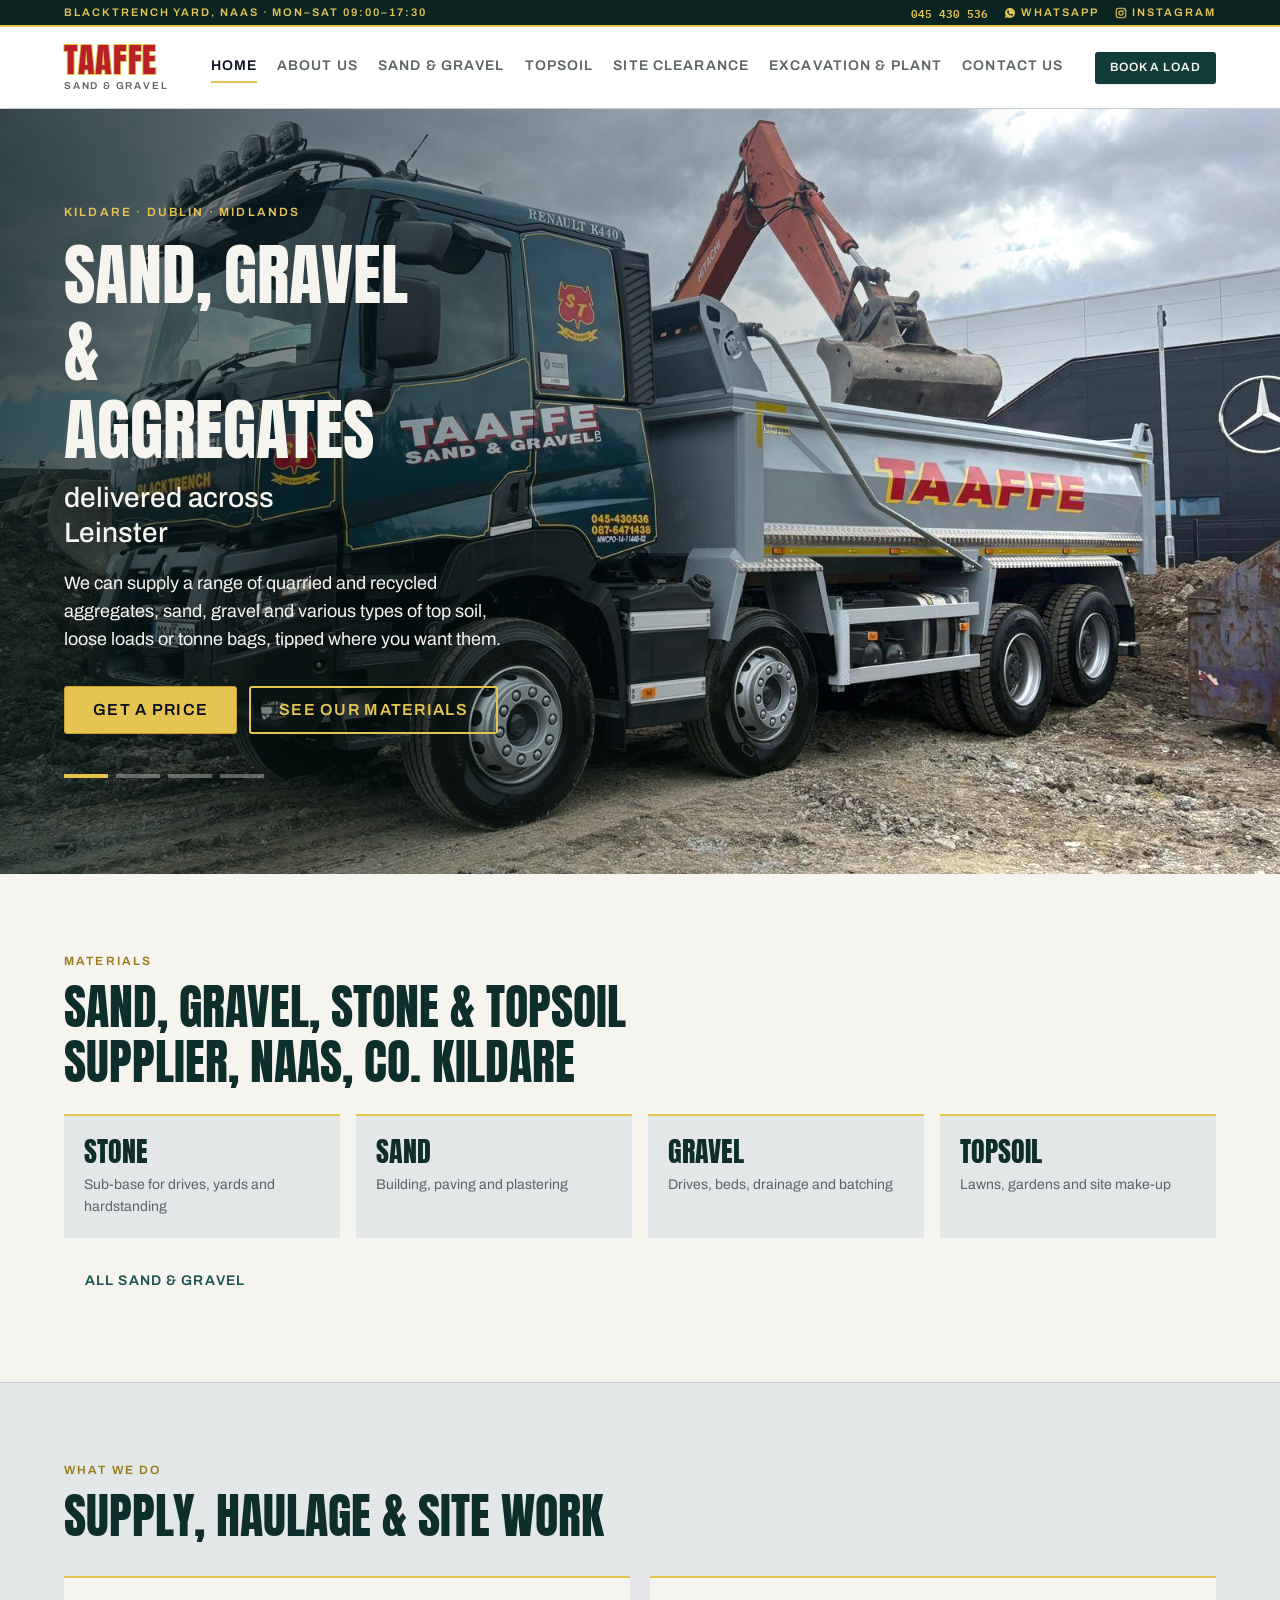
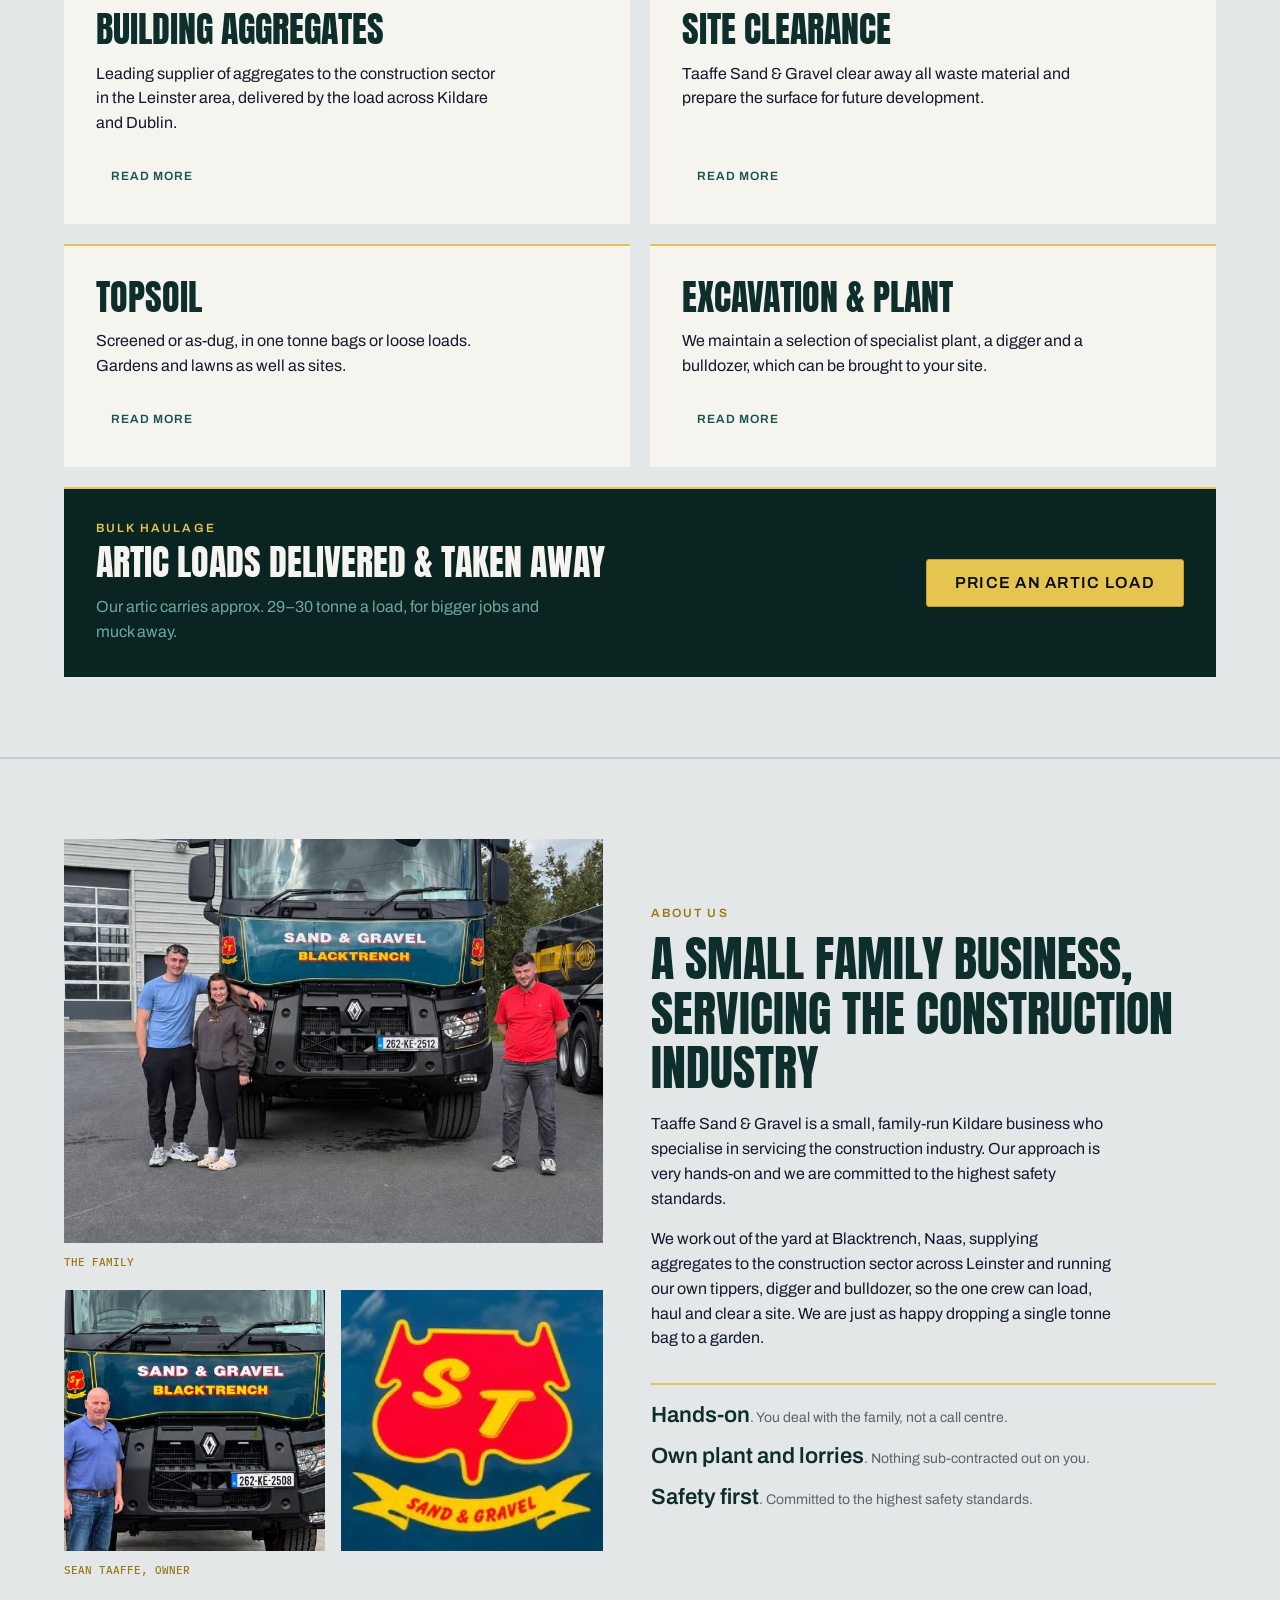
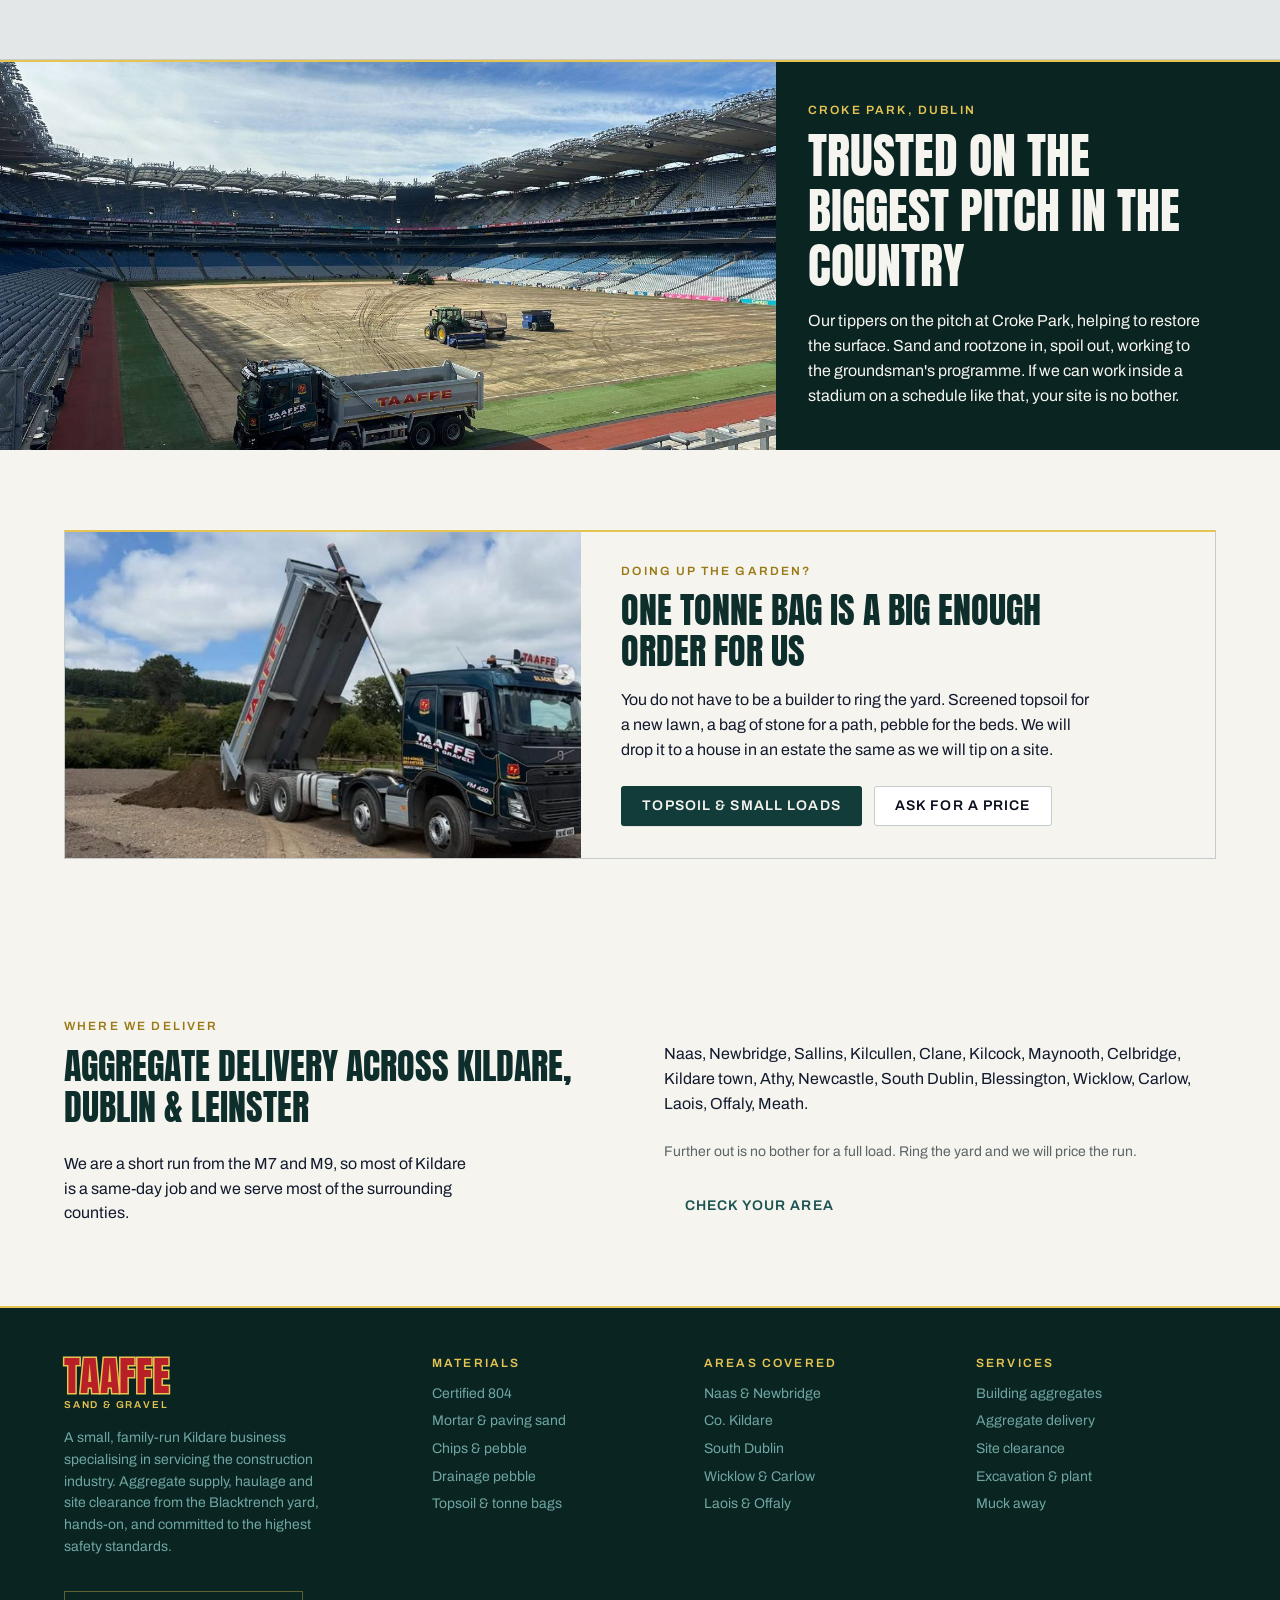
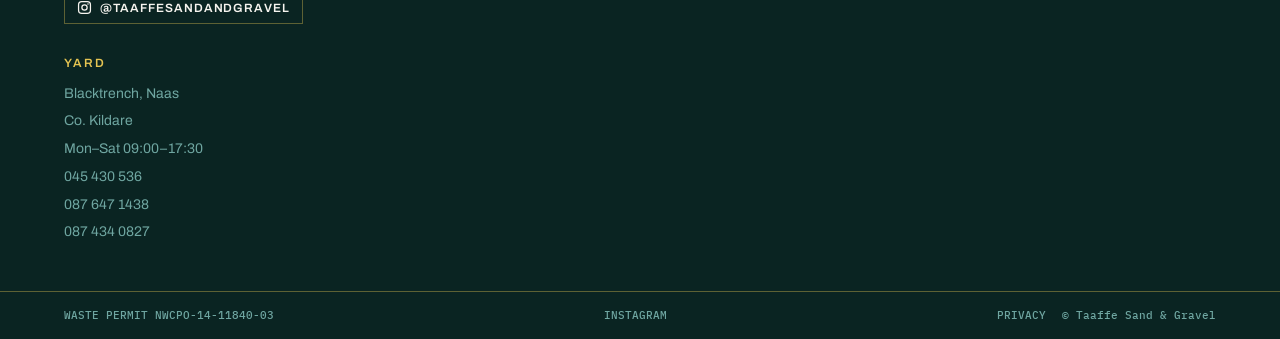
<file: index.html>
<!DOCTYPE html>
<html lang="en-IE"><head>
<meta charset="utf-8">
<meta name="viewport" content="width=device-width,initial-scale=1">
<title>Sand &amp; Gravel Kildare | Aggregates &amp; Topsoil | Taaffe</title>
<meta name="description" content="Certified 804, sand, chips, drainage pebble and screened topsoil delivered across Kildare, Dublin and Leinster from our yard at Blacktrench, Naas.">
<link rel="canonical" href="https://www.taaffetrucks.ie/">
<meta name="geo.region" content="IE-KE">
<meta name="geo.placename" content="Naas, Co. Kildare">
<meta property="og:type" content="website">
<meta property="og:site_name" content="Taaffe Sand &amp; Gravel">
<meta property="og:title" content="Sand &amp; Gravel Kildare | Aggregates &amp; Topsoil | Taaffe">
<meta property="og:description" content="Certified 804, sand, chips, drainage pebble and screened topsoil delivered across Kildare, Dublin and Leinster from our yard at Blacktrench, Naas.">
<meta property="og:url" content="https://www.taaffetrucks.ie/">
<meta property="og:locale" content="en_IE">
<meta property="og:image" content="https://www.taaffetrucks.ie/images/hero-tipper-loading.jpg">
<meta name="twitter:card" content="summary_large_image">
<link rel="icon" type="image/png" href="images/favicon.png">
<link rel="apple-touch-icon" href="images/favicon.png">
<link rel="preload" as="font" type="font/woff2" href="fonts/Anton-normal-400-latin.woff2" crossorigin>
<link rel="preload" as="font" type="font/woff2" href="fonts/Archivo-normal-400-700-latin.woff2" crossorigin>
<link rel="stylesheet" href="site.css">
<link rel="preload" as="image" href="images/hero-tipper-loading.jpg" imagesrcset="images/hero-tipper-loading-800.jpg 800w, images/hero-tipper-loading.jpg 1600w" imagesizes="100vw">
<script type="application/ld+json">
{
  "@context": "https://schema.org",
  "@type": "LocalBusiness",
  "additionalType": "https://schema.org/HomeAndConstructionBusiness",
  "name": "Taaffe Sand & Gravel",
  "alternateName": "Sean Taaffe Sand and Gravel",
  "description": "Family-run supplier of sand, gravel, aggregates and topsoil, with site clearance and excavation, based at Blacktrench, Naas, Co. Kildare.",
  "url": "https://www.taaffetrucks.ie/",
  "telephone": "+353 45 430536",
  "email": "taaffesandgravelltd@gmail.com",
  "openingHoursSpecification": [{"@type": "OpeningHoursSpecification", "dayOfWeek": ["Monday","Tuesday","Wednesday","Thursday","Friday","Saturday"], "opens": "09:00", "closes": "17:30"}],
  "address": {
    "@type": "PostalAddress",
    "streetAddress": "Blacktrench",
    "addressLocality": "Naas",
    "addressRegion": "Co. Kildare",
    "addressCountry": "IE"
  },
  "sameAs": ["https://www.instagram.com/taaffesandandgravel/"],
  "areaServed": [
    {"@type":"AdministrativeArea","name":"County Kildare"},
    {"@type":"AdministrativeArea","name":"County Dublin"},
    {"@type":"AdministrativeArea","name":"County Wicklow"},
    {"@type":"AdministrativeArea","name":"County Carlow"},
    {"@type":"AdministrativeArea","name":"County Laois"},
    {"@type":"AdministrativeArea","name":"County Offaly"},
    {"@type":"AdministrativeArea","name":"County Meath"}
  ],
  "hasOfferCatalog": {
    "@type": "OfferCatalog",
    "name": "Sand, gravel and aggregates",
    "itemListElement": [
      {"@type":"Offer","itemOffered":{"@type":"Service","name":"Certified 804 crushed stone"}},
    {"@type":"Offer","itemOffered":{"@type":"Service","name":"Crushed concrete (6F3)"}},
      {"@type":"Offer","itemOffered":{"@type":"Service","name":"Mortar sand"}},
      {"@type":"Offer","itemOffered":{"@type":"Service","name":"Paving sand"}},
      {"@type":"Offer","itemOffered":{"@type":"Service","name":"Plastering sand"}},
      {"@type":"Offer","itemOffered":{"@type":"Service","name":"Decorative chips 6/10/14/20 mm"}},
      {"@type":"Offer","itemOffered":{"@type":"Service","name":"Drainage pebble 6/10/20/40 mm"}},
      {"@type":"Offer","itemOffered":{"@type":"Service","name":"Ballylusk dust and chips"}},
      {"@type":"Offer","itemOffered":{"@type":"Service","name":"Batch gravel"}},
      {"@type":"Offer","itemOffered":{"@type":"Service","name":"Screened topsoil"}},
      {"@type":"Offer","itemOffered":{"@type":"Service","name":"As-dug topsoil"}},
      {"@type":"Offer","itemOffered":{"@type":"Service","name":"One tonne bags of sand, stone and topsoil"}}
    ]
  },
  "makesOffer": [
    {"@type":"Offer","itemOffered":{"@type":"Service","name":"Aggregate delivery","areaServed":"Leinster"}},
    {"@type":"Offer","itemOffered":{"@type":"Service","name":"Site clearance"}},
    {"@type":"Offer","itemOffered":{"@type":"Service","name":"Excavation and plant hire"}},
    {"@type":"Offer","itemOffered":{"@type":"Service","name":"Muck away and soil removal"}},
    {"@type":"Offer","itemOffered":{"@type":"Service","name":"Artic loads delivered and taken away (approx. 29-30 tonne)"}}
  ]
}
</script>
<script data-goatcounter="https://taaffetrucks.goatcounter.com/count" async src="//gc.zgo.at/count.js"></script>
<style>
.fam-photo{position:absolute;top:0;bottom:0;right:0;left:52%}
.fam-edge{position:absolute;inset:0;background:linear-gradient(90deg,var(--surface-inverse) 0%,rgba(6,23,22,0) 18%)}
.fam-scrim{display:none}
@media (max-width:900px){.fam-photo{left:0}.fam-edge{display:none}.fam-scrim{display:block;position:absolute;inset:0;background:linear-gradient(180deg,rgba(6,23,22,0.55) 0%,rgba(6,23,22,0.82) 100%)}}
</style>
</head>
<body>
<a href="#main" class="skip">Skip to content</a>
<header style="position:sticky;top:0;z-index:20;background:var(--surface-card);border-bottom:1px solid var(--border-hairline)"><div style="background:var(--surface-inverse);border-bottom:var(--border-width-keyline) solid var(--keyline-gold)"><div style="max-width:var(--container-max);margin:0 auto;padding:6px var(--space-6);display:flex;justify-content:space-between;font:var(--type-label);font-size:11px;text-transform:uppercase;letter-spacing:var(--tracking-stencil);color:var(--gold-500);white-space:nowrap;gap:var(--space-4)"><span data-m="hide">Blacktrench yard, Naas · Mon–Sat 09:00–17:30</span><span style="display:flex;gap:var(--space-4);align-items:center"><a href="tel:+35345430536" style="font-family:var(--font-mono);letter-spacing:0;color:var(--gold-500);text-decoration:none">045 430 536</a><a href="https://wa.me/353876471438" target="_blank" rel="noreferrer" style="display:inline-flex;align-items:center;gap:5px;color:var(--gold-500);text-decoration:none"><svg width="12" height="12" viewBox="0 0 24 24" fill="currentColor" aria-hidden="true"><path d="M12.04 2C6.58 2 2.13 6.45 2.13 11.91c0 1.75.46 3.46 1.32 4.97L2 22l5.25-1.38a9.9 9.9 0 0 0 4.79 1.22h.01c5.46 0 9.9-4.45 9.9-9.91C21.95 6.45 17.5 2 12.04 2Zm5.8 14.03c-.24.68-1.4 1.3-1.93 1.35-.53.05-1.02.24-3.46-.72-2.94-1.16-4.79-4.2-4.93-4.4-.15-.19-1.17-1.55-1.17-2.96 0-1.4.73-2.09 1-2.38.24-.24.53-.29.72-.29l.53.01c.17 0 .4-.06.62.48.24.58.8 1.98.87 2.12.07.15.12.32.02.51-.1.19-.15.31-.29.48l-.44.51c-.15.14-.3.3-.13.6.17.29.75 1.29 1.6 2.09 1.1 1.02 2.02 1.34 2.31 1.49.29.14.46.12.63-.08l.9-1.04c.22-.27.4-.19.68-.09l1.93.91c.29.14.48.21.55.33.07.12.07.68-.17 1.35Z"></path></svg>WhatsApp</a><a href="https://www.instagram.com/taaffesandandgravel/" target="_blank" rel="noreferrer" style="display:inline-flex;align-items:center;gap:5px;color:var(--gold-500);text-decoration:none"><svg width="12" height="12" viewBox="0 0 24 24" fill="none" stroke="currentColor" stroke-width="2.2" aria-hidden="true"><rect x="2.5" y="2.5" width="19" height="19" rx="5"></rect><circle cx="12" cy="12" r="4.2"></circle><circle cx="17.6" cy="6.4" r="1.3" fill="currentColor" stroke="none"></circle></svg>Instagram</a></span></div></div><div style="position:relative;max-width:var(--container-max);margin:0 auto;padding:var(--space-4) var(--space-6);display:flex;align-items:center;gap:var(--space-8)"><a style="border:0;background:transparent;cursor:pointer;padding:0;text-decoration:none;box-sizing:border-box" href="index.html"><div style="line-height:1"><div style="font-family:var(--font-display);font-size:34px;text-transform:uppercase;letter-spacing:0.02em;color:var(--red-600);-webkit-text-stroke:2px var(--gold-500);paint-order:stroke fill">Taaffe</div><div style="font:var(--type-label);font-size:10px;text-transform:uppercase;letter-spacing:var(--tracking-stencil);color:var(--text-muted);margin-top:3px">Sand &amp; gravel</div></div></a><button data-m="burger" aria-label="Open menu" aria-expanded="false" style="display:none;margin-left:auto;width:44px;height:44px;border:1px solid var(--border-hairline);background:transparent;cursor:pointer;align-items:center;justify-content:center;font:var(--type-label);font-size:20px;color:var(--green-800)">☰</button><nav data-m="nav" data-open="false" style="display:flex;flex-wrap:wrap;gap:var(--space-5);margin-left:auto"><a style="border:0;background:transparent;cursor:pointer;padding:6px 0;font:var(--type-label);font-size:var(--text-sm);text-transform:uppercase;letter-spacing:var(--tracking-label);white-space:nowrap;color:var(--text-strong);border-bottom:var(--border-width-keyline) solid var(--keyline-gold);text-decoration:none;box-sizing:border-box" href="index.html">Home</a><a style="border:0;background:transparent;cursor:pointer;padding:6px 0;font:var(--type-label);font-size:var(--text-sm);text-transform:uppercase;letter-spacing:var(--tracking-label);white-space:nowrap;color:var(--text-muted);border-bottom:var(--border-width-keyline) solid transparent;text-decoration:none;box-sizing:border-box" href="index.html#about">About us</a><a style="border:0;background:transparent;cursor:pointer;padding:6px 0;font:var(--type-label);font-size:var(--text-sm);text-transform:uppercase;letter-spacing:var(--tracking-label);white-space:nowrap;color:var(--text-muted);border-bottom:var(--border-width-keyline) solid transparent;text-decoration:none;box-sizing:border-box" href="sand-and-gravel.html">Sand &amp; gravel</a><a style="border:0;background:transparent;cursor:pointer;padding:6px 0;font:var(--type-label);font-size:var(--text-sm);text-transform:uppercase;letter-spacing:var(--tracking-label);white-space:nowrap;color:var(--text-muted);border-bottom:var(--border-width-keyline) solid transparent;text-decoration:none;box-sizing:border-box" href="topsoil.html">Topsoil</a><a style="border:0;background:transparent;cursor:pointer;padding:6px 0;font:var(--type-label);font-size:var(--text-sm);text-transform:uppercase;letter-spacing:var(--tracking-label);white-space:nowrap;color:var(--text-muted);border-bottom:var(--border-width-keyline) solid transparent;text-decoration:none;box-sizing:border-box" href="site-clearance.html">Site clearance</a><a style="border:0;background:transparent;cursor:pointer;padding:6px 0;font:var(--type-label);font-size:var(--text-sm);text-transform:uppercase;letter-spacing:var(--tracking-label);white-space:nowrap;color:var(--text-muted);border-bottom:var(--border-width-keyline) solid transparent;text-decoration:none;box-sizing:border-box" href="excavation.html">Excavation &amp; plant</a><a style="border:0;background:transparent;cursor:pointer;padding:6px 0;font:var(--type-label);font-size:var(--text-sm);text-transform:uppercase;letter-spacing:var(--tracking-label);white-space:nowrap;color:var(--text-muted);border-bottom:var(--border-width-keyline) solid transparent;text-decoration:none;box-sizing:border-box" href="contact.html">Contact us</a></nav><span data-m="hide"><a data-btn="primary" style="display:inline-flex;align-items:center;justify-content:center;gap:var(--space-2);height:var(--control-h-sm);padding:0 14px;font:var(--type-label);font-size:var(--text-xs);font-family:var(--font-ui);font-weight:var(--weight-semibold);text-transform:uppercase;letter-spacing:var(--tracking-label);white-space:nowrap;border-radius:var(--radius-sm);cursor:pointer;opacity:1;transform:none;transition:var(--transition-control);outline:none;outline-offset:2px;background:var(--brand-primary);color:var(--text-inverse);border:1px solid transparent;box-shadow:var(--shadow-flat);text-decoration:none;box-sizing:border-box" href="contact.html">Book a load</a></span></div></header><main id="main"><section style="position:relative;background:var(--surface-inverse);overflow:hidden"><div aria-hidden="false" style="position:absolute;inset:0;opacity:1;transition:opacity var(--dur-slow) var(--ease-standard)"><img decoding="async" sizes="100vw" src="images/hero-tipper-loading.jpg" srcset="images/hero-tipper-loading-800.jpg 800w, images/hero-tipper-loading.jpg 1600w" alt="Renault K440 eight-wheel tipper being loaded by an excavator on site" style="width:100%;height:100%;object-fit:cover;object-position:center;opacity:1;filter:brightness(1.08)"/></div><div aria-hidden="true" style="position:absolute;inset:0;opacity:0;transition:opacity var(--dur-slow) var(--ease-standard)"><img decoding="async" sizes="100vw" data-src="images/hero-croke-park.jpg" data-srcset="images/hero-croke-park-800.jpg 800w, images/hero-croke-park.jpg 1400w" alt="Taaffe Renault K440 tipper on the pitch at Croke Park during a pitch reconstruction" style="width:100%;height:100%;object-fit:cover;object-position:40% 70%;opacity:1;filter:brightness(1.08)"/></div><div aria-hidden="true" style="position:absolute;inset:0;opacity:0;transition:opacity var(--dur-slow) var(--ease-standard)"><img decoding="async" sizes="100vw" data-src="images/hero-yard-lineup.jpg" data-srcset="images/hero-yard-lineup-800.jpg 800w, images/hero-yard-lineup.jpg 1600w" alt="Taaffe eight-wheel tipper in the yard alongside the rest of the fleet" style="width:100%;height:100%;object-fit:cover;object-position:center;opacity:1;filter:brightness(1.08)"/></div><div aria-hidden="true" style="position:absolute;inset:0;opacity:0;transition:opacity var(--dur-slow) var(--ease-standard);background:var(--surface-inverse)"><div class="fam-photo"><img decoding="async" data-src="images/hero-family.jpg" alt="The Taaffe family standing in front of their Renault tipper" style="width:100%;height:100%;object-fit:cover;object-position:center 40%;filter:brightness(1.08)"/><div class="fam-edge"></div></div><div class="fam-scrim"></div></div><div style="position:absolute;inset:0;background:linear-gradient(90deg, rgba(6,23,22,0.74) 0%, rgba(6,23,22,0.28) 50%, rgba(6,23,22,0) 80%)"></div><div data-m="hero-pad" style="position:relative;max-width:var(--container-max);margin:0 auto;padding:var(--space-24) var(--space-6)"><div style="max-width:min(100%, 720px)"><div style="font:var(--type-label);text-transform:uppercase;letter-spacing:var(--tracking-stencil);color:var(--gold-500);margin-bottom:var(--space-4)">Kildare · Dublin · Midlands</div><h1 style="margin:0;max-width:22ch;color:var(--paper)"><span data-m="hero-h1" style="display:block;font-family:var(--font-display);font-weight:400;font-size:clamp(2.5rem, 11vw, 4.25rem);line-height:1.14;text-transform:uppercase">Sand,<span style="margin-left:-0.06em"> gravel</span><br/>&amp; aggregates</span><span style="display:block;font-family:var(--font-ui);font-weight:500;font-size:var(--text-xl);line-height:1.25;letter-spacing:0;text-transform:none;margin-top:var(--space-3)">delivered across Leinster</span></h1><p style="font:var(--type-md, var(--type-body));font-size:var(--text-md);line-height:var(--leading-body);color:var(--paper);max-width:44ch;margin-top:var(--space-5);text-wrap:pretty">We can supply a range of quarried and recycled aggregates, sand, gravel and various types of top soil, loose loads or tonne bags, tipped where you want them.</p><div style="display:flex;flex-wrap:wrap;gap:var(--space-3);margin-top:var(--space-8)"><a data-btn="accent" style="display:inline-flex;align-items:center;justify-content:center;gap:var(--space-2);height:var(--control-h-lg);min-width:var(--touch-min);padding:0 28px;font:var(--type-label);font-size:var(--text-base);font-family:var(--font-ui);font-weight:var(--weight-semibold);text-transform:uppercase;letter-spacing:var(--tracking-label);white-space:nowrap;border-radius:var(--radius-sm);cursor:pointer;opacity:1;transform:none;transition:var(--transition-control);outline:none;outline-offset:2px;background:var(--brand-accent);color:var(--text-on-accent);border:1px solid var(--gold-600);box-shadow:var(--shadow-flat);text-decoration:none;box-sizing:border-box" href="contact.html">Get a price</a><a data-btn="onDark" style="display:inline-flex;align-items:center;justify-content:center;gap:var(--space-2);height:var(--control-h-lg);min-width:var(--touch-min);padding:0 28px;font:var(--type-label);font-size:var(--text-base);font-family:var(--font-ui);font-weight:var(--weight-semibold);text-transform:uppercase;letter-spacing:var(--tracking-label);white-space:nowrap;border-radius:var(--radius-sm);cursor:pointer;opacity:1;transform:none;transition:var(--transition-control);outline:none;outline-offset:2px;background:transparent;color:var(--gold-500);border:var(--border-width-keyline) solid var(--keyline-gold);text-decoration:none;box-sizing:border-box" href="sand-and-gravel.html">See our materials</a></div><div style="display:flex;gap:var(--space-2);margin-top:var(--space-10)"><button aria-label="Show image 1" style="width:44px;height:4px;padding:0;border:0;cursor:pointer;background:var(--gold-500);transition:background var(--dur-fast) var(--ease-standard)"></button><button aria-label="Show image 2" style="width:44px;height:4px;padding:0;border:0;cursor:pointer;background:rgba(246,244,239,0.35);transition:background var(--dur-fast) var(--ease-standard)"></button><button aria-label="Show image 3" style="width:44px;height:4px;padding:0;border:0;cursor:pointer;background:rgba(246,244,239,0.35);transition:background var(--dur-fast) var(--ease-standard)"></button><button aria-label="Show image 4" style="width:44px;height:4px;padding:0;border:0;cursor:pointer;background:rgba(246,244,239,0.35);transition:background var(--dur-fast) var(--ease-standard)"></button></div></div></div></section><section id="materials" style="max-width:var(--container-max);margin:0 auto;padding:var(--section-y) var(--space-6)"><div style="display:flex;align-items:flex-end;justify-content:space-between;gap:var(--space-6);margin-bottom:var(--space-6)"><div><div style="font:var(--type-label);text-transform:uppercase;letter-spacing:var(--tracking-stencil);color:var(--text-accent)">Materials</div><h2 style="margin:var(--space-3) 0 0;font-family:var(--font-display);font-weight:400;font-size:var(--text-3xl);text-transform:uppercase;line-height:1.14;color:var(--green-800)">Sand, gravel, stone &amp; topsoil<br/>supplier, Naas, Co. Kildare</h2></div></div><div style="display:grid;grid-template-columns:repeat(auto-fit, minmax(150px, 1fr));gap:var(--space-4)"><a style="background:var(--surface-steel);border-top:var(--border-width-keyline) solid var(--keyline-gold);padding:var(--space-5);display:flex;flex-direction:column;gap:var(--space-2);text-decoration:none;cursor:pointer" href="sand-and-gravel.html"><span style="font-family:var(--font-display);font-weight:400;font-size:var(--text-xl);text-transform:uppercase;line-height:1.1;color:var(--green-800)">Stone</span><span style="font:var(--type-body-sm);color:var(--text-muted);text-wrap:pretty">Sub-base for drives, yards and hardstanding</span></a><a style="background:var(--surface-steel);border-top:var(--border-width-keyline) solid var(--keyline-gold);padding:var(--space-5);display:flex;flex-direction:column;gap:var(--space-2);text-decoration:none;cursor:pointer" href="sand-and-gravel.html"><span style="font-family:var(--font-display);font-weight:400;font-size:var(--text-xl);text-transform:uppercase;line-height:1.1;color:var(--green-800)">Sand</span><span style="font:var(--type-body-sm);color:var(--text-muted);text-wrap:pretty">Building, paving and plastering</span></a><a style="background:var(--surface-steel);border-top:var(--border-width-keyline) solid var(--keyline-gold);padding:var(--space-5);display:flex;flex-direction:column;gap:var(--space-2);text-decoration:none;cursor:pointer" href="sand-and-gravel.html"><span style="font-family:var(--font-display);font-weight:400;font-size:var(--text-xl);text-transform:uppercase;line-height:1.1;color:var(--green-800)">Gravel</span><span style="font:var(--type-body-sm);color:var(--text-muted);text-wrap:pretty">Drives, beds, drainage and batching</span></a><a style="background:var(--surface-steel);border-top:var(--border-width-keyline) solid var(--keyline-gold);padding:var(--space-5);display:flex;flex-direction:column;gap:var(--space-2);text-decoration:none;cursor:pointer" href="topsoil.html"><span style="font-family:var(--font-display);font-weight:400;font-size:var(--text-xl);text-transform:uppercase;line-height:1.1;color:var(--green-800)">Topsoil</span><span style="font:var(--type-body-sm);color:var(--text-muted);text-wrap:pretty">Lawns, gardens and site make-up</span></a></div><div style="margin-top:var(--space-6)"><a data-btn="ghost" style="display:inline-flex;align-items:center;justify-content:center;gap:var(--space-2);height:var(--control-h-md);padding:0 20px;font:var(--type-label);font-size:var(--text-sm);font-family:var(--font-ui);font-weight:var(--weight-semibold);text-transform:uppercase;letter-spacing:var(--tracking-label);white-space:nowrap;border-radius:var(--radius-sm);cursor:pointer;opacity:1;transform:none;transition:var(--transition-control);outline:none;outline-offset:2px;background:transparent;color:var(--text-link);border:1px solid transparent;text-decoration:none;box-sizing:border-box" href="sand-and-gravel.html">All sand &amp; gravel</a></div></section><section style="background:var(--surface-steel);border-top:1px solid var(--border-hairline);border-bottom:1px solid var(--border-hairline)"><div style="max-width:var(--container-max);margin:0 auto;padding:var(--section-y) var(--space-6) 0"><div style="font:var(--type-label);text-transform:uppercase;letter-spacing:var(--tracking-stencil);color:var(--text-accent)">What we do</div><h2 style="margin:var(--space-3) 0 0;font-family:var(--font-display);font-weight:400;font-size:var(--text-3xl);text-transform:uppercase;line-height:1.14;color:var(--green-800)">Supply, haulage &amp; site work</h2></div><div style="max-width:var(--container-max);margin:0 auto;padding:var(--space-8) var(--space-6) var(--section-y);display:grid;grid-template-columns:repeat(auto-fit, minmax(min(100%, 380px), 1fr));gap:var(--space-5)"><div style="background:var(--paper);border-top:var(--border-width-keyline) solid var(--keyline-gold);padding:var(--space-8);display:flex;flex-direction:column;align-items:flex-start"><h3 style="margin:0;font-family:var(--font-display);font-weight:400;font-size:var(--text-2xl);text-transform:uppercase;line-height:1.1;color:var(--green-800)">Building aggregates</h3><p style="font:var(--type-body);color:var(--text-body);margin:var(--space-3) 0 var(--space-6);max-width:46ch;text-wrap:pretty;flex:1">Leading supplier of aggregates to the construction sector in the Leinster area, delivered by the load across Kildare and Dublin.</p><a data-btn="ghost" style="display:inline-flex;align-items:center;justify-content:center;gap:var(--space-2);height:var(--control-h-sm);padding:0 14px;font:var(--type-label);font-size:var(--text-xs);font-family:var(--font-ui);font-weight:var(--weight-semibold);text-transform:uppercase;letter-spacing:var(--tracking-label);white-space:nowrap;border-radius:var(--radius-sm);cursor:pointer;opacity:1;transform:none;transition:var(--transition-control);outline:none;outline-offset:2px;background:transparent;color:var(--text-link);border:1px solid transparent;text-decoration:none;box-sizing:border-box" href="sand-and-gravel.html">Read more</a></div><div style="background:var(--paper);border-top:var(--border-width-keyline) solid var(--keyline-gold);padding:var(--space-8);display:flex;flex-direction:column;align-items:flex-start"><h3 style="margin:0;font-family:var(--font-display);font-weight:400;font-size:var(--text-2xl);text-transform:uppercase;line-height:1.1;color:var(--green-800)">Site clearance</h3><p style="font:var(--type-body);color:var(--text-body);margin:var(--space-3) 0 var(--space-6);max-width:46ch;text-wrap:pretty;flex:1">Taaffe Sand &amp; Gravel clear away all waste material and prepare the surface for future development.</p><a data-btn="ghost" style="display:inline-flex;align-items:center;justify-content:center;gap:var(--space-2);height:var(--control-h-sm);padding:0 14px;font:var(--type-label);font-size:var(--text-xs);font-family:var(--font-ui);font-weight:var(--weight-semibold);text-transform:uppercase;letter-spacing:var(--tracking-label);white-space:nowrap;border-radius:var(--radius-sm);cursor:pointer;opacity:1;transform:none;transition:var(--transition-control);outline:none;outline-offset:2px;background:transparent;color:var(--text-link);border:1px solid transparent;text-decoration:none;box-sizing:border-box" href="site-clearance.html">Read more</a></div><div style="background:var(--paper);border-top:var(--border-width-keyline) solid var(--keyline-gold);padding:var(--space-8);display:flex;flex-direction:column;align-items:flex-start"><h3 style="margin:0;font-family:var(--font-display);font-weight:400;font-size:var(--text-2xl);text-transform:uppercase;line-height:1.1;color:var(--green-800)">Topsoil</h3><p style="font:var(--type-body);color:var(--text-body);margin:var(--space-3) 0 var(--space-6);max-width:46ch;text-wrap:pretty;flex:1">Screened or as-dug, in one tonne bags or loose loads. Gardens and lawns as well as sites.</p><a data-btn="ghost" style="display:inline-flex;align-items:center;justify-content:center;gap:var(--space-2);height:var(--control-h-sm);padding:0 14px;font:var(--type-label);font-size:var(--text-xs);font-family:var(--font-ui);font-weight:var(--weight-semibold);text-transform:uppercase;letter-spacing:var(--tracking-label);white-space:nowrap;border-radius:var(--radius-sm);cursor:pointer;opacity:1;transform:none;transition:var(--transition-control);outline:none;outline-offset:2px;background:transparent;color:var(--text-link);border:1px solid transparent;text-decoration:none;box-sizing:border-box" href="topsoil.html">Read more</a></div><div style="background:var(--paper);border-top:var(--border-width-keyline) solid var(--keyline-gold);padding:var(--space-8);display:flex;flex-direction:column;align-items:flex-start"><h3 style="margin:0;font-family:var(--font-display);font-weight:400;font-size:var(--text-2xl);text-transform:uppercase;line-height:1.1;color:var(--green-800)">Excavation &amp; plant</h3><p style="font:var(--type-body);color:var(--text-body);margin:var(--space-3) 0 var(--space-6);max-width:46ch;text-wrap:pretty;flex:1">We maintain a selection of specialist plant, a digger and a bulldozer, which can be brought to your site.</p><a data-btn="ghost" style="display:inline-flex;align-items:center;justify-content:center;gap:var(--space-2);height:var(--control-h-sm);padding:0 14px;font:var(--type-label);font-size:var(--text-xs);font-family:var(--font-ui);font-weight:var(--weight-semibold);text-transform:uppercase;letter-spacing:var(--tracking-label);white-space:nowrap;border-radius:var(--radius-sm);cursor:pointer;opacity:1;transform:none;transition:var(--transition-control);outline:none;outline-offset:2px;background:transparent;color:var(--text-link);border:1px solid transparent;text-decoration:none;box-sizing:border-box" href="excavation.html">Read more</a></div><div style="grid-column:1 / -1;background:var(--surface-inverse);border-top:var(--border-width-keyline) solid var(--keyline-gold);padding:var(--space-8);display:flex;flex-wrap:wrap;align-items:center;justify-content:space-between;gap:var(--space-6)"><div><div style="font:var(--type-label);text-transform:uppercase;letter-spacing:var(--tracking-stencil);color:var(--gold-500)">Bulk haulage</div><h3 style="margin:var(--space-2) 0 0;font-family:var(--font-display);font-weight:400;font-size:var(--text-2xl);text-transform:uppercase;line-height:1.1;color:var(--paper)">Artic loads delivered &amp; taken away</h3><p style="font:var(--type-body);color:var(--text-inverse-muted);margin:var(--space-3) 0 0;max-width:56ch;text-wrap:pretty">Our artic carries approx. 29–30 tonne a load, for bigger jobs and muck away.</p></div><a data-btn="accent" style="display:inline-flex;align-items:center;justify-content:center;gap:var(--space-2);height:var(--control-h-lg);min-width:var(--touch-min);padding:0 28px;font:var(--type-label);font-size:var(--text-base);font-family:var(--font-ui);font-weight:var(--weight-semibold);text-transform:uppercase;letter-spacing:var(--tracking-label);white-space:nowrap;border-radius:var(--radius-sm);cursor:pointer;opacity:1;transform:none;transition:var(--transition-control);outline:none;outline-offset:2px;background:var(--brand-accent);color:var(--text-on-accent);border:1px solid var(--gold-600);box-shadow:var(--shadow-flat);text-decoration:none;box-sizing:border-box" href="contact.html">Price an artic load</a></div></div></section><section id="about" style="background:var(--surface-sand, var(--surface-steel));border-top:1px solid var(--border-hairline);border-bottom:1px solid var(--border-hairline)"><div data-m="stack" style="max-width:var(--container-max);margin:0 auto;padding:var(--section-y) var(--space-6);display:grid;grid-template-columns:1fr 1.05fr;gap:var(--space-12);align-items:center"><div><div style="display:grid;gap:var(--space-5)"><figure style="margin:0"><img decoding="async" loading="lazy" src="images/family-with-truck.jpg" alt="The Taaffe family standing in front of their Renault tipper" style="width:100%;aspect-ratio:4 / 3;object-fit:cover;object-position:50% 45%;display:block"/><figcaption style="font:var(--type-docket);font-size:11px;color:var(--text-accent);margin-top:var(--space-3)">THE FAMILY</figcaption></figure><div style="display:grid;grid-template-columns:1fr 1fr;gap:var(--space-4);align-items:start"><figure style="margin:0"><img decoding="async" loading="lazy" src="images/owner-with-truck.jpg" alt="Sean Taaffe, owner of Taaffe Sand &amp; Gravel, standing beside a Renault tipper" style="width:100%;aspect-ratio:1 / 1;object-fit:cover;object-position:50% 72%;display:block"/><figcaption style="font:var(--type-docket);font-size:11px;color:var(--text-accent);margin-top:var(--space-3)">SEAN TAAFFE, OWNER</figcaption></figure><figure style="margin:0"><img decoding="async" loading="lazy" src="images/st-crest.jpg" alt="The ST Sand &amp; Gravel crest painted on a Taaffe cab" style="width:100%;aspect-ratio:1 / 1;object-fit:cover;object-position:50% 50%;display:block"/></figure></div></div></div><div><div style="font:var(--type-label);text-transform:uppercase;letter-spacing:var(--tracking-stencil);color:var(--text-accent)">About us</div><h2 style="margin:var(--space-3) 0 0;font-family:var(--font-display);font-weight:400;font-size:var(--text-3xl);text-transform:uppercase;line-height:1.14;color:var(--green-800)">A small family business,<br/>servicing the construction industry</h2><p style="font:var(--type-body);color:var(--text-body);max-width:52ch;margin-top:var(--space-4)">Taaffe Sand &amp; Gravel is a small, family-run Kildare business who specialise in servicing the construction industry. Our approach is very hands-on and we are committed to the highest safety standards.</p><p style="font:var(--type-body);color:var(--text-body);max-width:52ch;margin-top:var(--space-4)">We work out of the yard at Blacktrench, Naas, supplying aggregates to the construction sector across Leinster and running our own tippers, digger and bulldozer, so the one crew can load, haul and clear a site. We are just as happy dropping a single tonne bag to a garden.</p><div style="display:grid;gap:var(--space-3);margin-top:var(--space-8);border-top:var(--border-width-keyline) solid var(--keyline-gold);padding-top:var(--space-4)"><div style="display:flex;gap:var(--space-4);align-items:baseline"><div><span style="font:var(--type-h3);color:var(--green-800)">Hands-on</span><span style="font:var(--type-body-sm);color:var(--text-muted)">. You deal with the family, not a call centre.</span></div></div><div style="display:flex;gap:var(--space-4);align-items:baseline"><div><span style="font:var(--type-h3);color:var(--green-800)">Own plant and lorries</span><span style="font:var(--type-body-sm);color:var(--text-muted)">. Nothing sub-contracted out on you.</span></div></div><div style="display:flex;gap:var(--space-4);align-items:baseline"><div><span style="font:var(--type-h3);color:var(--green-800)">Safety first</span><span style="font:var(--type-body-sm);color:var(--text-muted)">. Committed to the highest safety standards.</span></div></div></div></div></div></section><section style="display:flex;flex-wrap:wrap;background:var(--surface-inverse);border-top:var(--border-width-keyline) solid var(--keyline-gold)"><div data-m="croke-img" style="flex:3 1 560px;min-width:0;aspect-ratio:2 / 1;max-height:640px;overflow:hidden"><img decoding="async" loading="lazy" sizes="100vw" src="images/croke-park-pitch.jpg" srcset="images/croke-park-pitch-800.jpg 800w, images/croke-park-pitch.jpg 1400w" alt="Taaffe Renault K440 tipper on the pitch at Croke Park during a pitch reconstruction" style="width:100%;height:100%;object-fit:cover;object-position:40% 70%;display:block"/></div><div style="flex:2 1 360px;min-width:0;display:flex;align-items:center;padding:var(--space-10) var(--space-8)"><div style="max-width:44ch"><div style="font:var(--type-label);text-transform:uppercase;letter-spacing:var(--tracking-stencil);color:var(--gold-500)">Croke Park, Dublin</div><h2 style="margin:var(--space-3) 0 var(--space-4);font-family:var(--font-display);font-weight:400;font-size:clamp(2rem, 4vw, 3rem);text-transform:uppercase;line-height:1.14;color:var(--paper)">Trusted on the biggest pitch in the country</h2><p style="font:var(--type-body);color:var(--paper);margin:0;text-wrap:pretty">Our tippers on the pitch at Croke Park, helping to restore the surface. Sand and rootzone in, spoil out, working to the groundsman&#x27;s programme. If we can work inside a stadium on a schedule like that, your site is no bother.</p></div></div></section><section style="max-width:var(--container-max);margin:0 auto;padding:var(--section-y) var(--space-6)"><div data-m="stack" style="display:grid;grid-template-columns:1fr 1.15fr;gap:var(--space-10);align-items:stretch;border:1px solid var(--border-hairline);border-top:var(--border-width-keyline) solid var(--keyline-gold)"><img decoding="async" loading="lazy" src="images/card-topsoil.jpg" alt="Topsoil being tipped from a Taaffe eight-wheel tipper" style="width:100%;height:100%;min-height:300px;object-fit:cover;display:block"/><div data-m="garden-pad" style="padding:var(--space-8) var(--space-8) var(--space-8) 0;align-self:center"><div style="font:var(--type-label);text-transform:uppercase;letter-spacing:var(--tracking-stencil);color:var(--text-accent)">Doing up the garden?</div><h2 style="margin:var(--space-3) 0 var(--space-4);font-family:var(--font-display);font-weight:400;font-size:var(--text-2xl);text-transform:uppercase;line-height:1.14;color:var(--green-800);max-width:24ch">One tonne bag is a big enough order for us</h2><p style="font:var(--type-body);color:var(--text-body);max-width:52ch;margin:0">You do not have to be a builder to ring the yard. Screened topsoil for a new lawn, a bag of stone for a path, pebble for the beds. We will drop it to a house in an estate the same as we will tip on a site.</p><div style="display:flex;gap:var(--space-3);margin-top:var(--space-6);flex-wrap:wrap"><a data-btn="primary" style="display:inline-flex;align-items:center;justify-content:center;gap:var(--space-2);height:var(--control-h-md);padding:0 20px;font:var(--type-label);font-size:var(--text-sm);font-family:var(--font-ui);font-weight:var(--weight-semibold);text-transform:uppercase;letter-spacing:var(--tracking-label);white-space:nowrap;border-radius:var(--radius-sm);cursor:pointer;opacity:1;transform:none;transition:var(--transition-control);outline:none;outline-offset:2px;background:var(--brand-primary);color:var(--text-inverse);border:1px solid transparent;box-shadow:var(--shadow-flat);text-decoration:none;box-sizing:border-box" href="topsoil.html">Topsoil &amp; small loads</a><a data-btn="secondary" style="display:inline-flex;align-items:center;justify-content:center;gap:var(--space-2);height:var(--control-h-md);padding:0 20px;font:var(--type-label);font-size:var(--text-sm);font-family:var(--font-ui);font-weight:var(--weight-semibold);text-transform:uppercase;letter-spacing:var(--tracking-label);white-space:nowrap;border-radius:var(--radius-sm);cursor:pointer;opacity:1;transform:none;transition:var(--transition-control);outline:none;outline-offset:2px;background:var(--surface-card);color:var(--text-strong);border:1px solid var(--border-hairline);text-decoration:none;box-sizing:border-box" href="contact.html">Ask for a price</a></div></div></div></section><section style="max-width:var(--container-max);margin:0 auto;padding:var(--section-y) var(--space-6)"><div data-m="stack" style="display:grid;grid-template-columns:1fr 1fr;gap:var(--space-12)"><div><div style="font:var(--type-label);text-transform:uppercase;letter-spacing:var(--tracking-stencil);color:var(--text-accent)">Where we deliver</div><h2 style="margin:var(--space-3) 0 var(--space-6);font-family:var(--font-display);font-weight:400;font-size:var(--text-2xl);text-transform:uppercase;line-height:1.14;color:var(--green-800)">Aggregate delivery across Kildare, Dublin &amp; Leinster</h2><p style="font:var(--type-body);color:var(--text-body);max-width:46ch;margin:0">We are a short run from the M7 and M9, so most of Kildare is a same-day job and we serve most of the surrounding counties.</p></div><div style="align-self:end"><p style="font:var(--type-body);color:var(--text-body);margin:0">Naas, Newbridge, Sallins, Kilcullen, Clane, Kilcock, Maynooth, Celbridge, Kildare town, Athy, Newcastle, South Dublin, Blessington, Wicklow, Carlow, Laois, Offaly, Meath.</p><p style="font:var(--type-body-sm);color:var(--text-muted);margin-top:var(--space-6)">Further out is no bother for a full load. Ring the yard and we will price the run.</p><div style="margin-top:var(--space-6)"><a data-btn="ghost" style="display:inline-flex;align-items:center;justify-content:center;gap:var(--space-2);height:var(--control-h-md);padding:0 20px;font:var(--type-label);font-size:var(--text-sm);font-family:var(--font-ui);font-weight:var(--weight-semibold);text-transform:uppercase;letter-spacing:var(--tracking-label);white-space:nowrap;border-radius:var(--radius-sm);cursor:pointer;opacity:1;transform:none;transition:var(--transition-control);outline:none;outline-offset:2px;background:transparent;color:var(--text-link);border:1px solid transparent;text-decoration:none;box-sizing:border-box" href="contact.html">Check your area</a></div></div></div></section></main><footer style="background:var(--surface-inverse);border-top:var(--border-width-keyline) solid var(--keyline-gold);color:var(--text-inverse)"><div data-m="footer" style="max-width:var(--container-max);margin:0 auto;padding:var(--space-12) var(--space-6);display:grid;grid-template-columns:1.4fr 1fr 1fr 1fr;gap:var(--space-8)"><div><div style="line-height:1"><div style="font-family:var(--font-display);font-size:40px;text-transform:uppercase;letter-spacing:0.02em;color:var(--red-600);-webkit-text-stroke:3px var(--gold-500);paint-order:stroke fill">Taaffe</div><div style="font:var(--type-label);font-size:10px;text-transform:uppercase;letter-spacing:var(--tracking-stencil);color:var(--gold-500);margin-top:3px">Sand &amp; gravel</div></div><p style="font:var(--type-body-sm);color:var(--text-inverse-muted);max-width:34ch;margin-top:var(--space-4)">A small, family-run Kildare business specialising in servicing the construction industry. Aggregate supply, haulage and site clearance from the Blacktrench yard, hands-on, and committed to the highest safety standards.</p><a href="https://www.instagram.com/taaffesandandgravel/" target="_blank" rel="noreferrer" style="display:inline-flex;align-items:center;gap:var(--space-2);margin-top:var(--space-5);font:var(--type-label);text-transform:uppercase;letter-spacing:var(--tracking-label);color:var(--paper);text-decoration:none;border:1px solid var(--border-inverse);padding:8px var(--space-3)"><svg width="15" height="15" viewBox="0 0 24 24" fill="none" stroke="currentColor" stroke-width="2" aria-hidden="true"><rect x="2.5" y="2.5" width="19" height="19" rx="5"></rect><circle cx="12" cy="12" r="4.2"></circle><circle cx="17.6" cy="6.4" r="1.2" fill="currentColor" stroke="none"></circle></svg>@taaffesandandgravel</a></div><div><div style="font:var(--type-label);text-transform:uppercase;letter-spacing:var(--tracking-stencil);color:var(--gold-500);margin-bottom:var(--space-3)">Materials</div><div style="display:grid;gap:6px;font:var(--type-body-sm);color:var(--text-inverse-muted)"><span>Certified 804</span><span>Mortar &amp; paving sand</span><span>Chips &amp; pebble</span><span>Drainage pebble</span><span>Topsoil &amp; tonne bags</span></div></div><div><div style="font:var(--type-label);text-transform:uppercase;letter-spacing:var(--tracking-stencil);color:var(--gold-500);margin-bottom:var(--space-3)">Areas covered</div><div style="display:grid;gap:6px;font:var(--type-body-sm);color:var(--text-inverse-muted)"><span>Naas &amp; Newbridge</span><span>Co. Kildare</span><span>South Dublin</span><span>Wicklow &amp; Carlow</span><span>Laois &amp; Offaly</span></div></div><div><div style="font:var(--type-label);text-transform:uppercase;letter-spacing:var(--tracking-stencil);color:var(--gold-500);margin-bottom:var(--space-3)">Services</div><div style="display:grid;gap:6px;font:var(--type-body-sm);color:var(--text-inverse-muted)"><span>Building aggregates</span><span>Aggregate delivery</span><span>Site clearance</span><span>Excavation &amp; plant</span><span>Muck away</span></div></div><div><div style="font:var(--type-label);text-transform:uppercase;letter-spacing:var(--tracking-stencil);color:var(--gold-500);margin-bottom:var(--space-3)">Yard</div><div style="display:grid;gap:6px;font:var(--type-body-sm);color:var(--text-inverse-muted)"><span>Blacktrench, Naas</span><span>Co. Kildare</span><span>Mon–Sat 09:00–17:30</span><span>045 430 536</span><span>087 647 1438</span><span>087 434 0827</span></div></div></div><div style="border-top:1px solid var(--border-inverse)"><div style="max-width:var(--container-max);margin:0 auto;padding:var(--space-4) var(--space-6);display:flex;flex-wrap:wrap;gap:var(--space-3);justify-content:space-between;font:var(--type-docket);font-size:11px;color:var(--text-inverse-muted)"><span>WASTE PERMIT NWCPO-14-11840-03</span><a href="https://www.instagram.com/taaffesandandgravel/" target="_blank" rel="noreferrer" style="color:var(--text-inverse-muted);text-decoration:none">INSTAGRAM</a><span style="display:flex;gap:var(--space-4)"><a href="privacy.html" style="color:var(--text-inverse-muted);text-decoration:none">PRIVACY</a><span>© Taaffe Sand &amp; Gravel</span></span></div></div></footer>
<script src="site.js?v=2" defer></script>
</body>
</html>
</file>
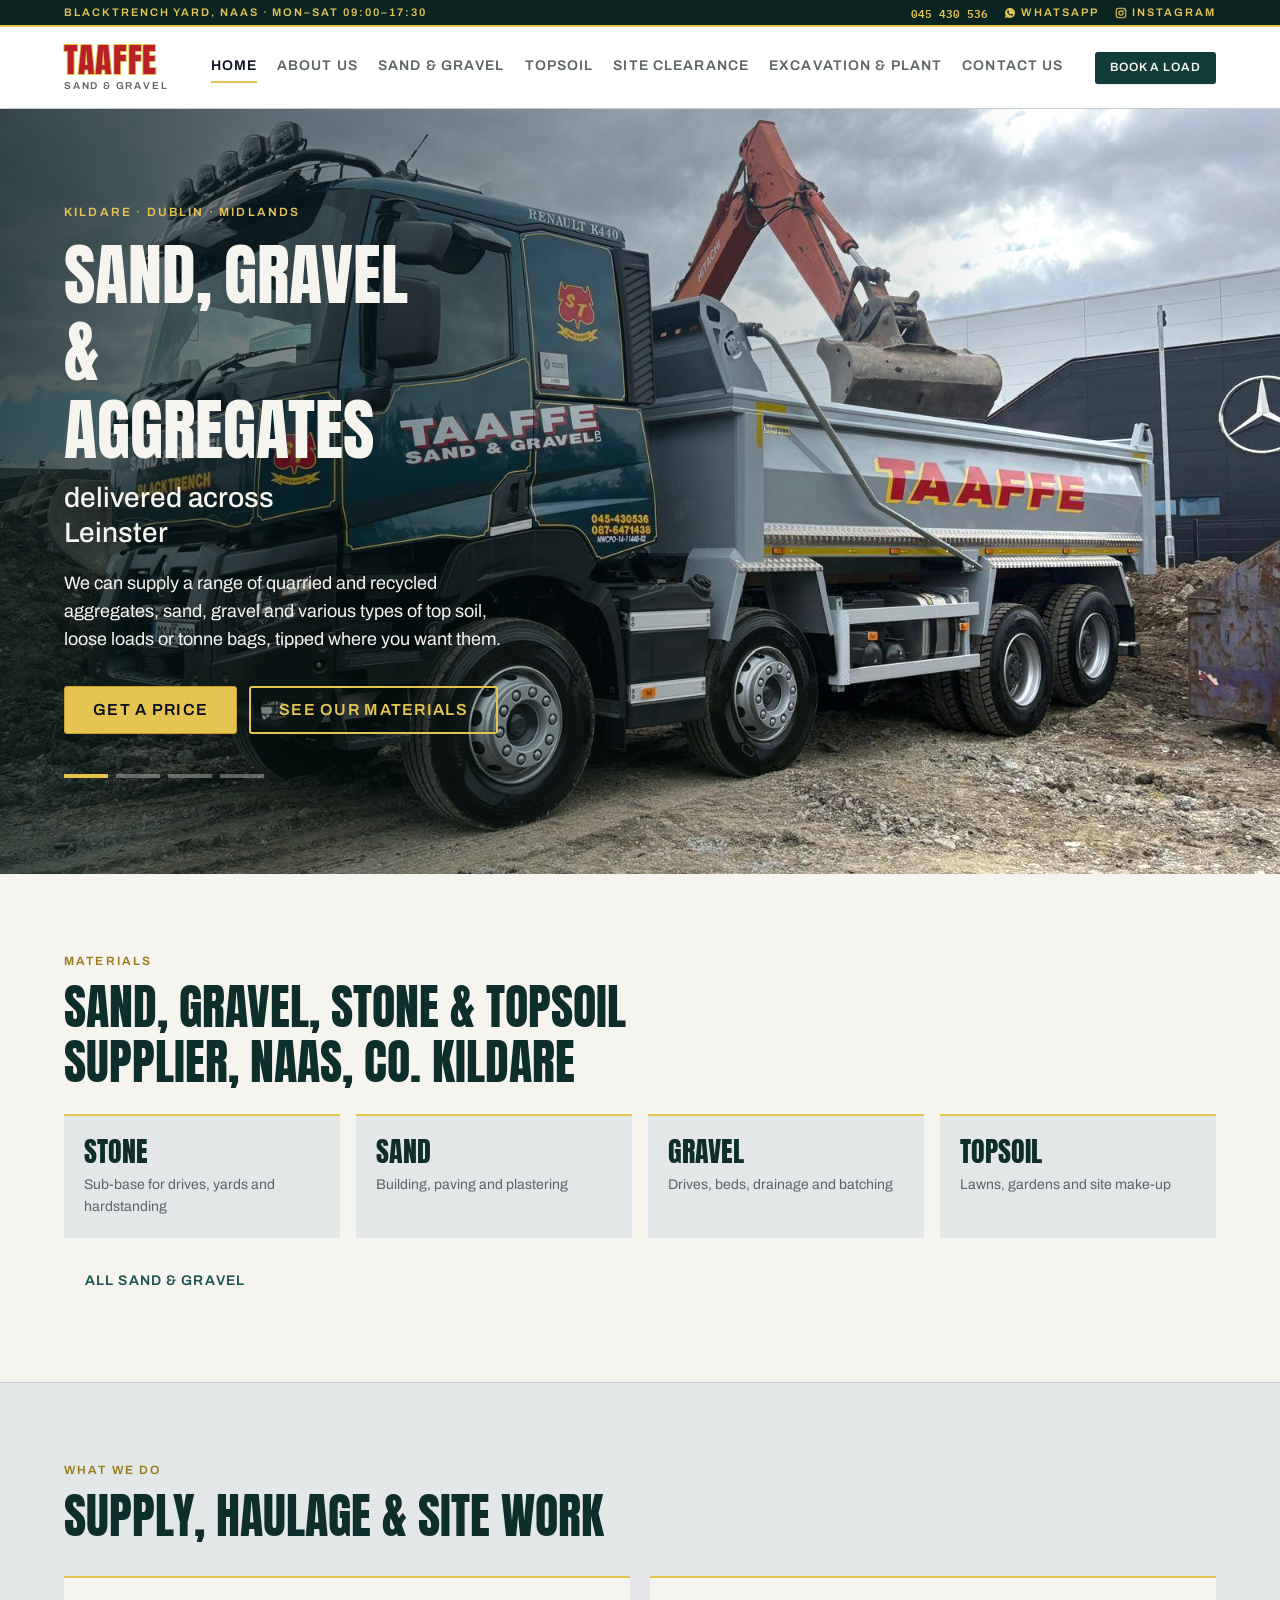
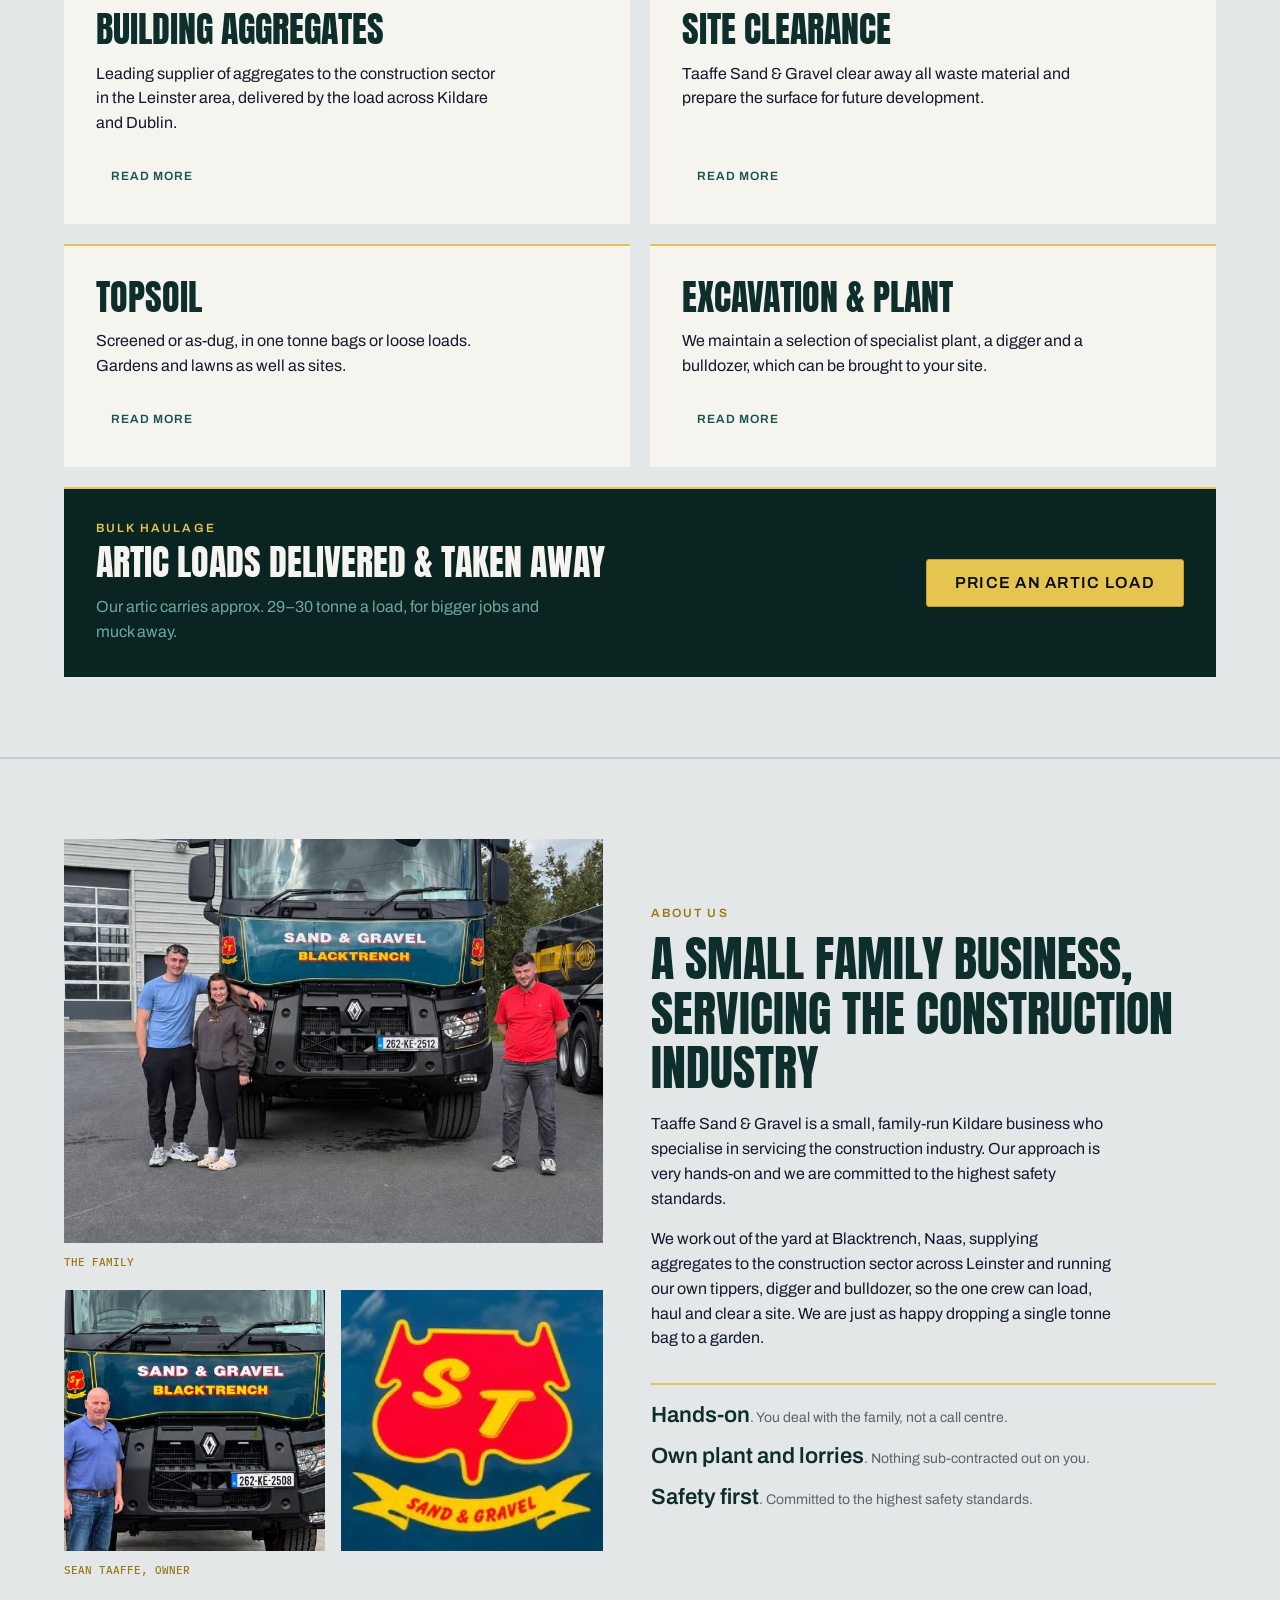
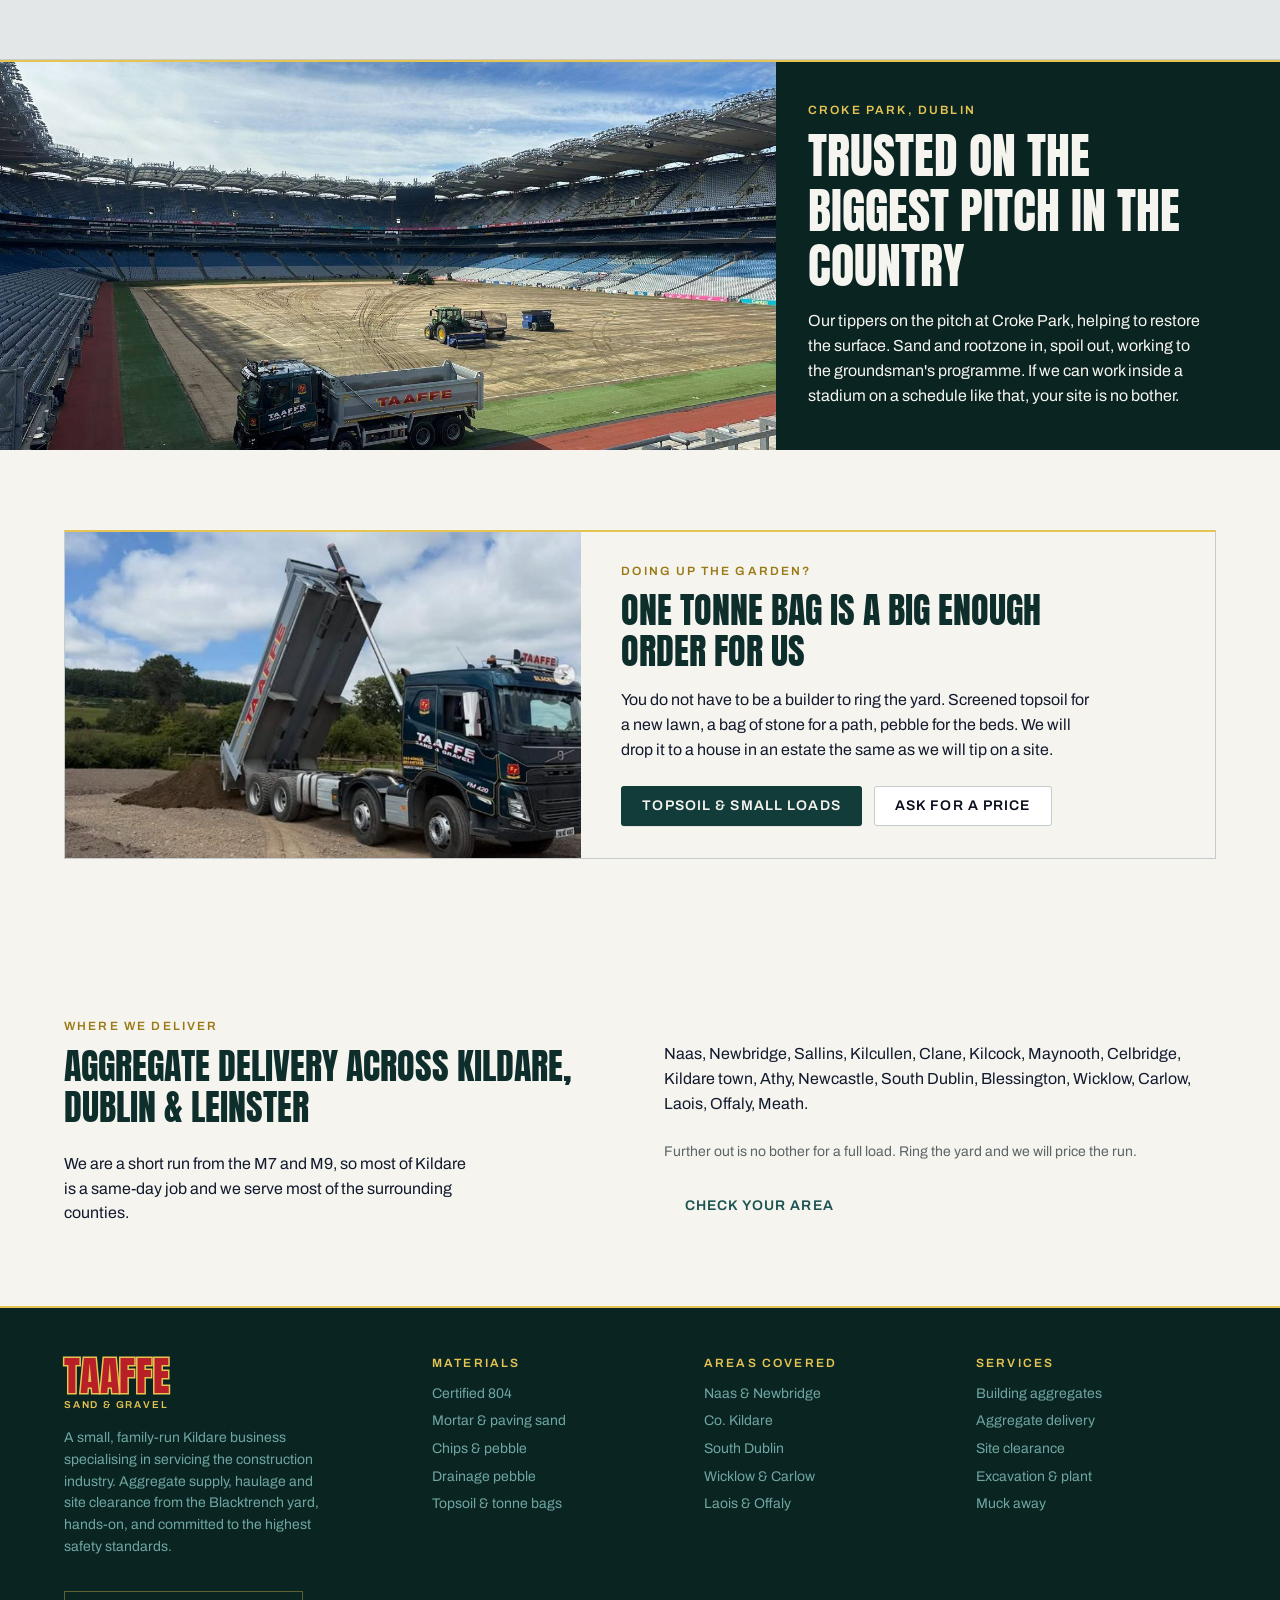
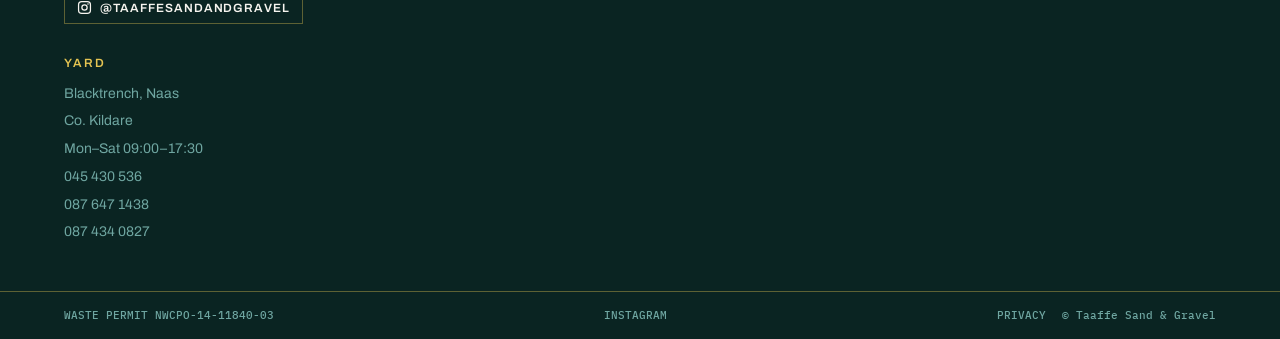
<file: about-us/index.html>
<!DOCTYPE html>
<html lang="en-IE"><head>
<meta charset="utf-8">
<title>Moved | Taaffe Sand &amp; Gravel</title>
<meta name="robots" content="noindex">
<link rel="canonical" href="https://www.taaffetrucks.ie/">
<meta http-equiv="refresh" content="0; url=../index.html#about">
<script>location.replace("../index.html#about");</script>
</head><body>
<p>This page has moved. <a href="../index.html#about">Continue to the new page</a>.</p>
</body></html>
</file>
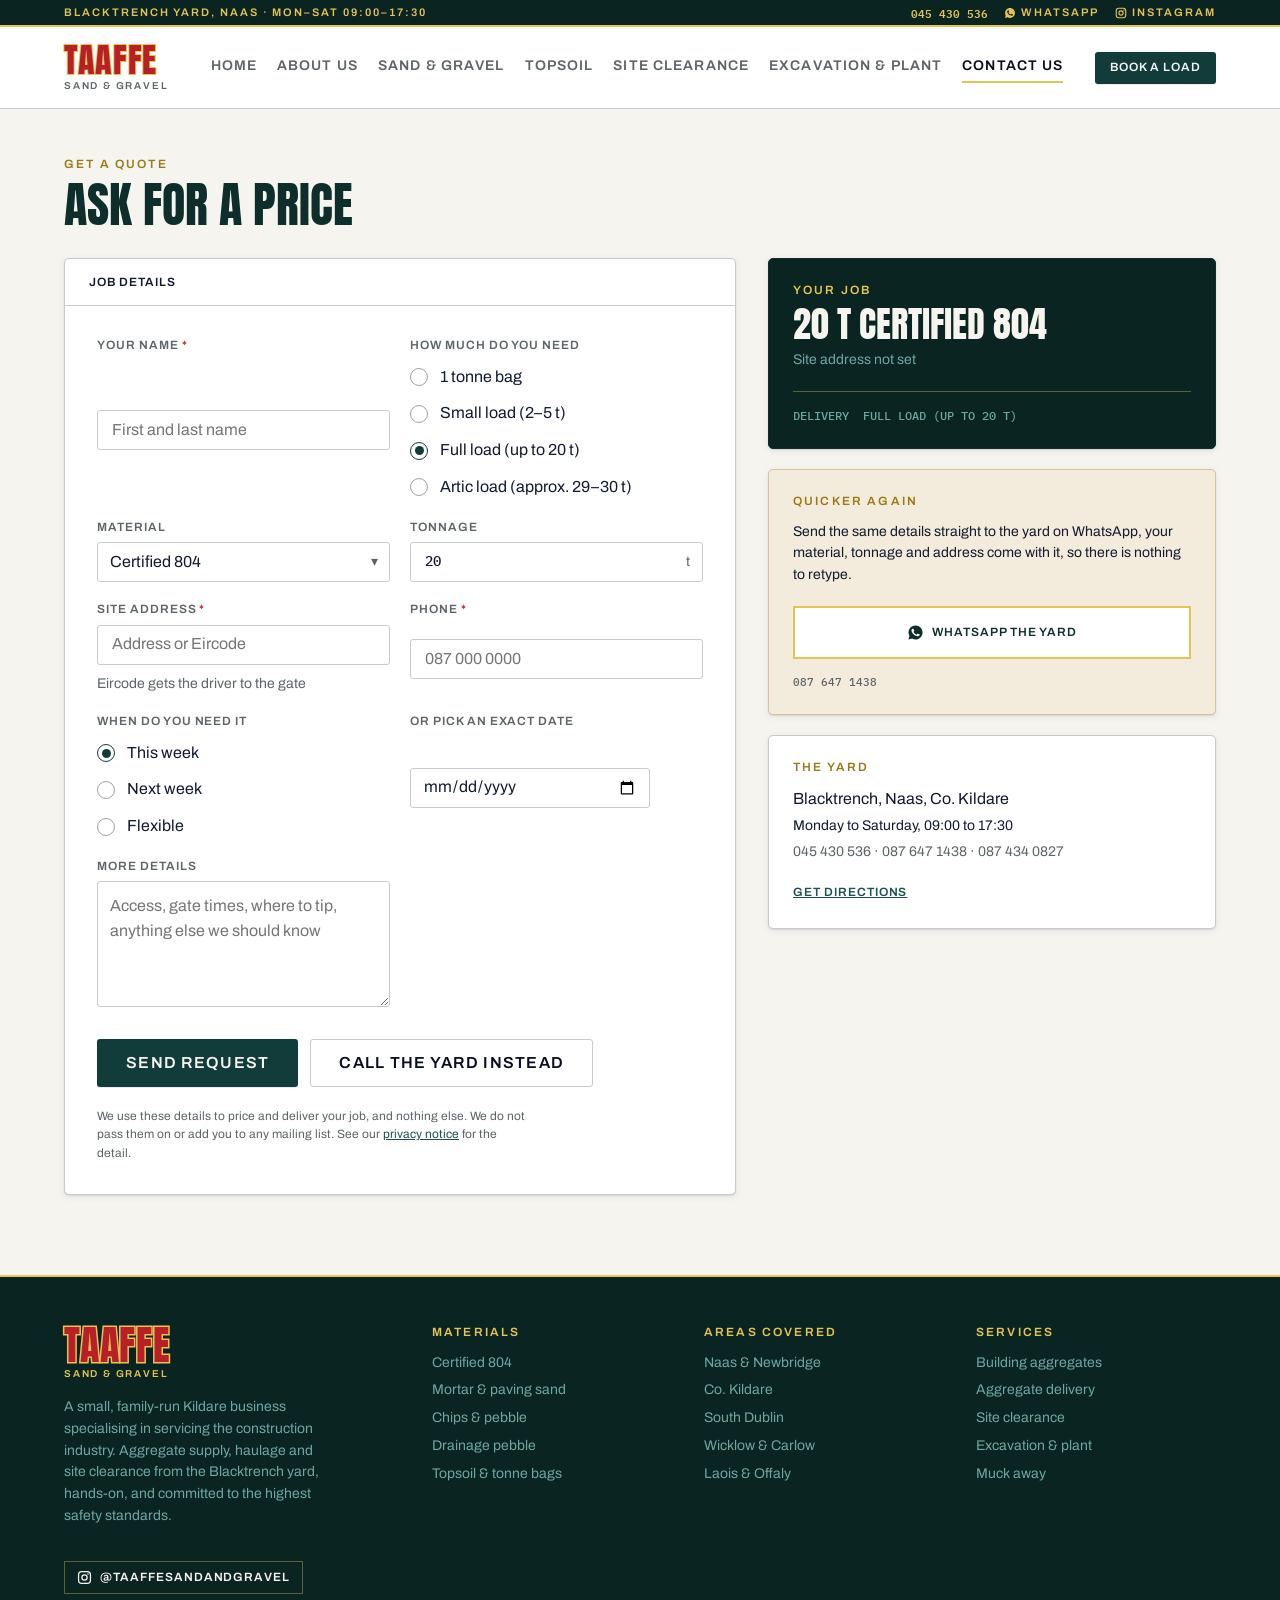
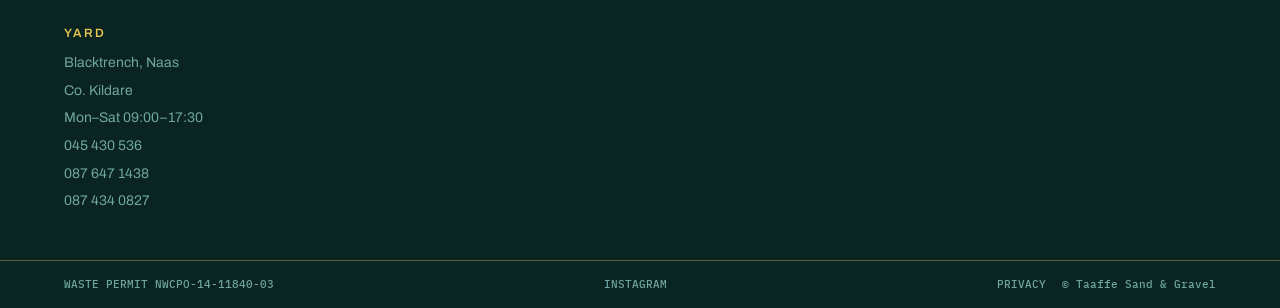
<file: contact-us/index.html>
<!DOCTYPE html>
<html lang="en-IE"><head>
<meta charset="utf-8">
<title>Moved | Taaffe Sand &amp; Gravel</title>
<meta name="robots" content="noindex">
<link rel="canonical" href="https://www.taaffetrucks.ie/contact">
<meta http-equiv="refresh" content="0; url=../contact.html">
<script>location.replace("../contact.html");</script>
</head><body>
<p>This page has moved. <a href="../contact.html">Continue to the new page</a>.</p>
</body></html>
</file>
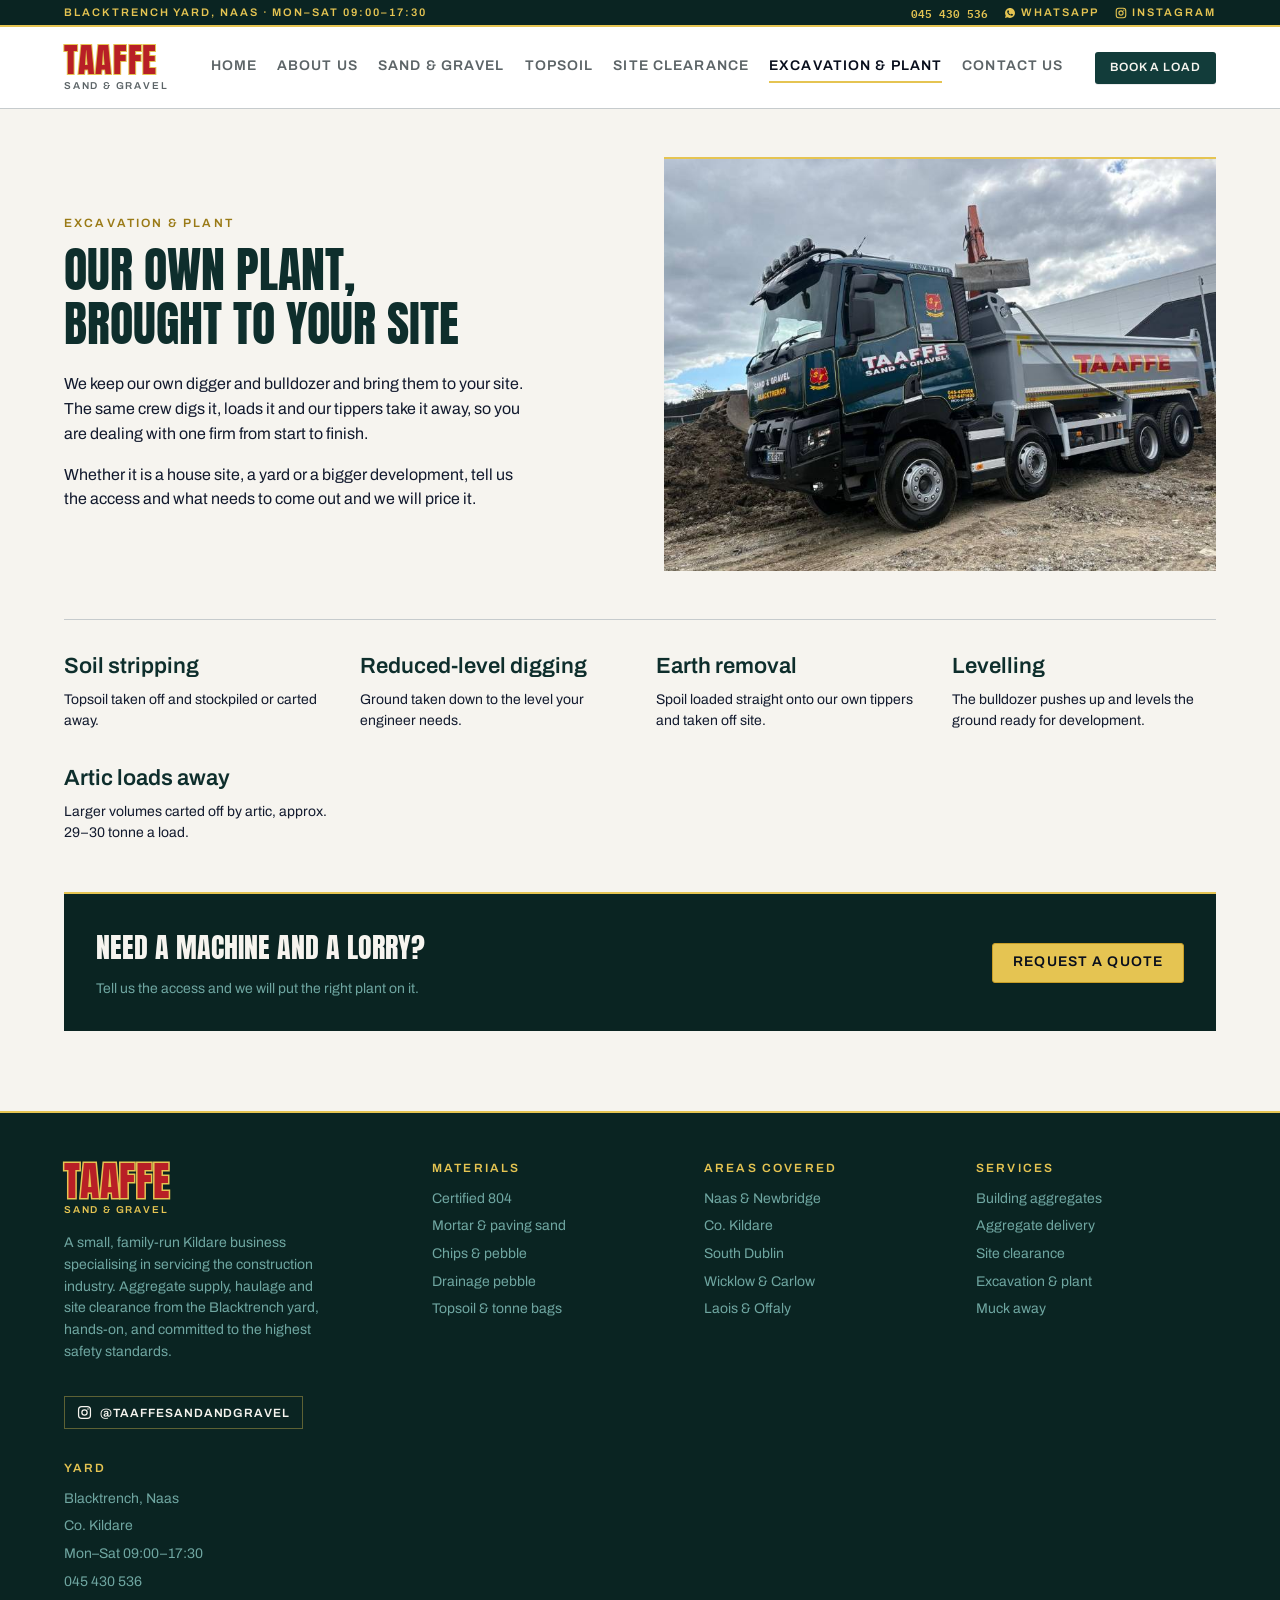
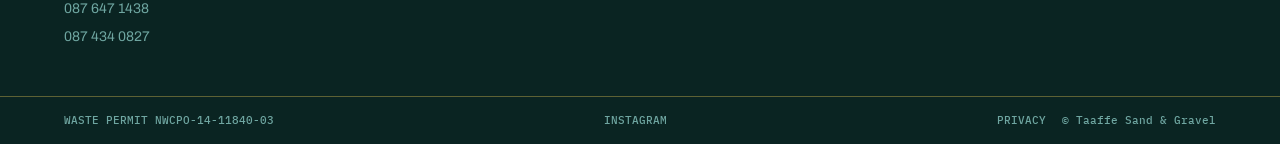
<file: excavation-plant/index.html>
<!DOCTYPE html>
<html lang="en-IE"><head>
<meta charset="utf-8">
<title>Moved | Taaffe Sand &amp; Gravel</title>
<meta name="robots" content="noindex">
<link rel="canonical" href="https://www.taaffetrucks.ie/excavation">
<meta http-equiv="refresh" content="0; url=../excavation.html">
<script>location.replace("../excavation.html");</script>
</head><body>
<p>This page has moved. <a href="../excavation.html">Continue to the new page</a>.</p>
</body></html>
</file>
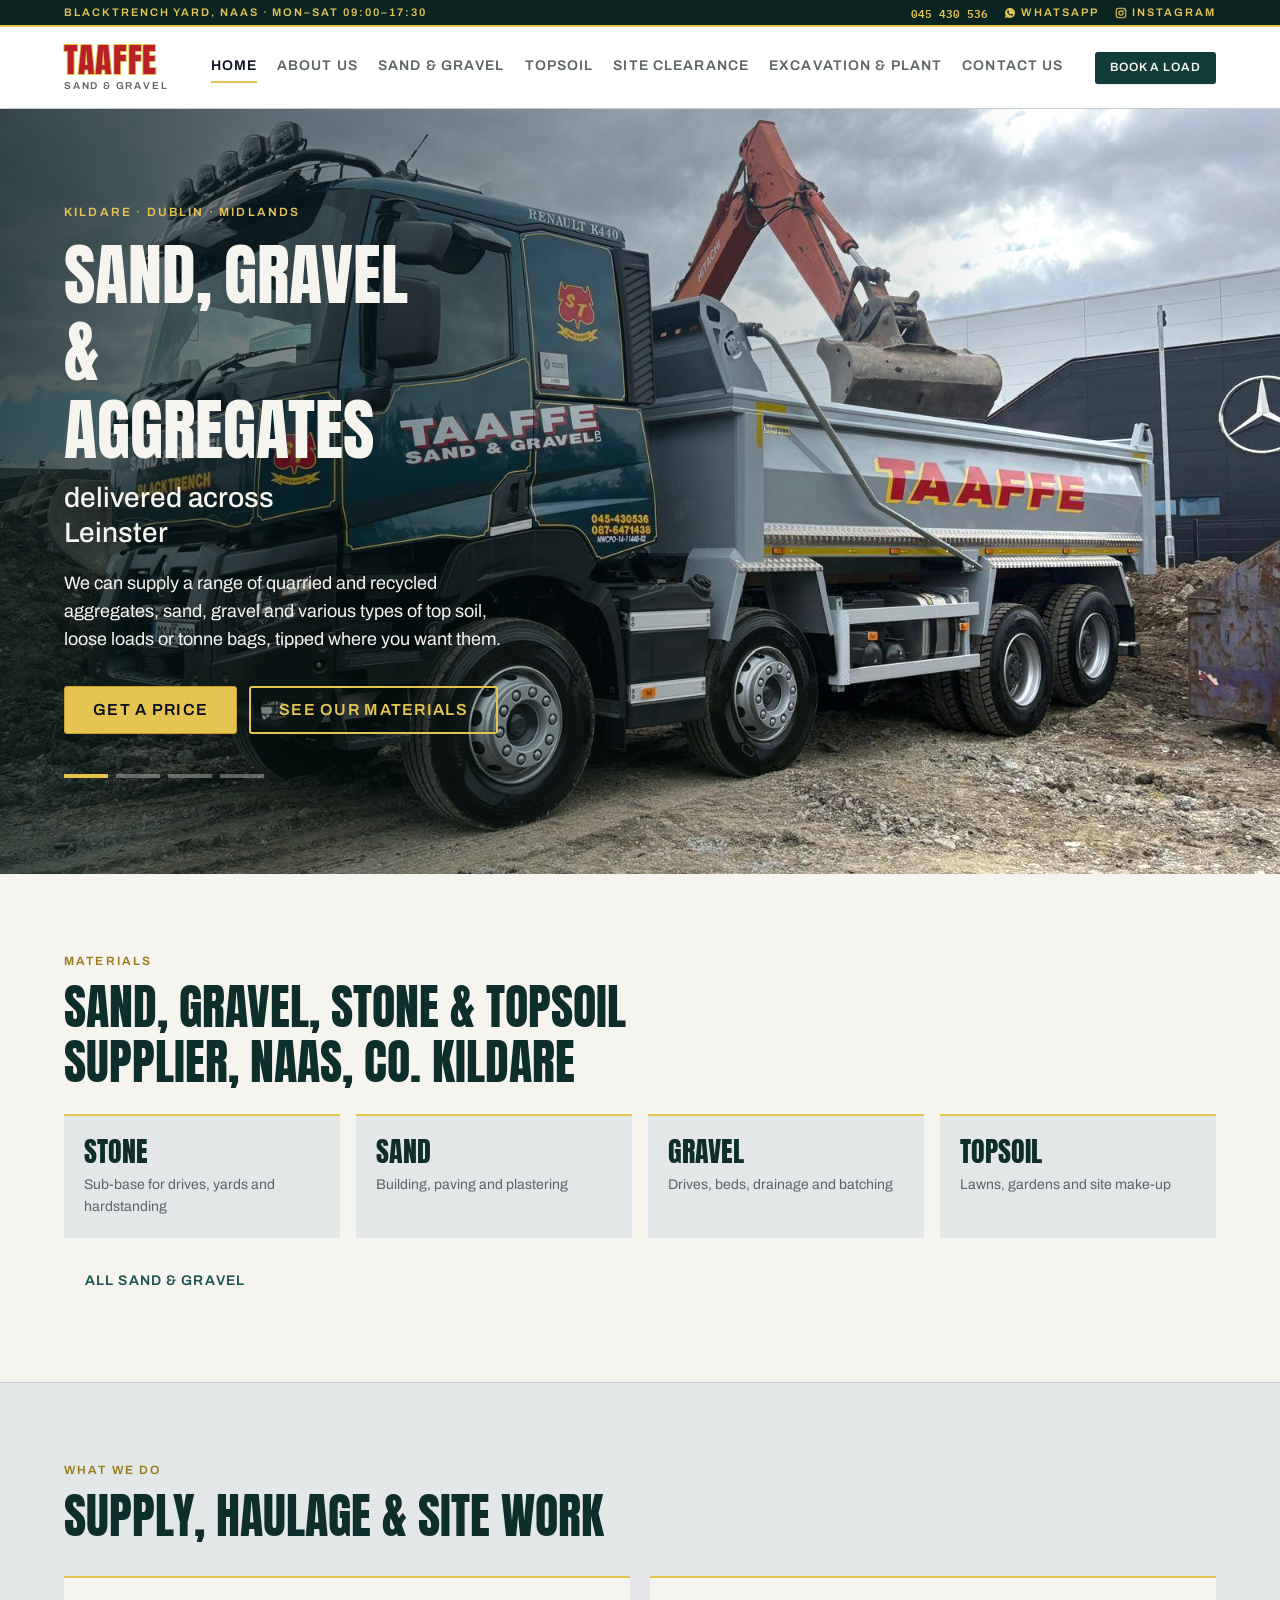
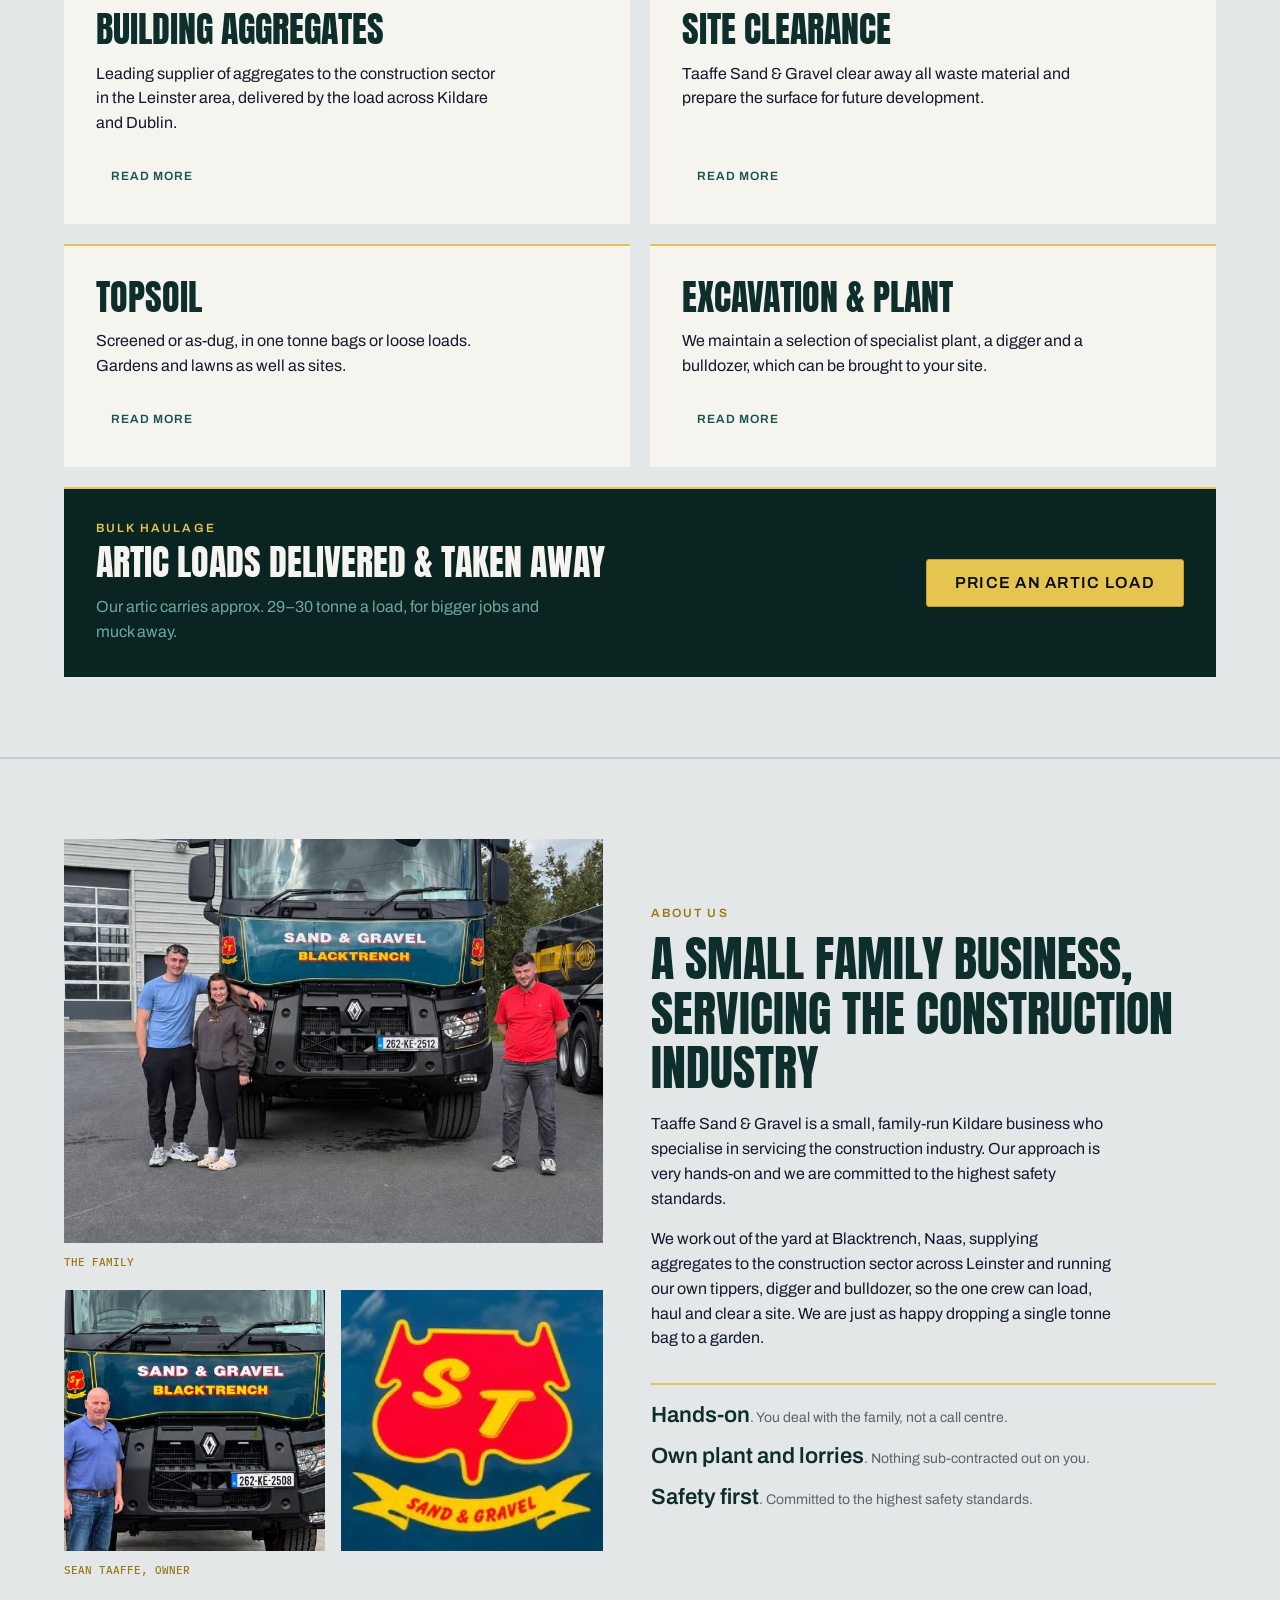
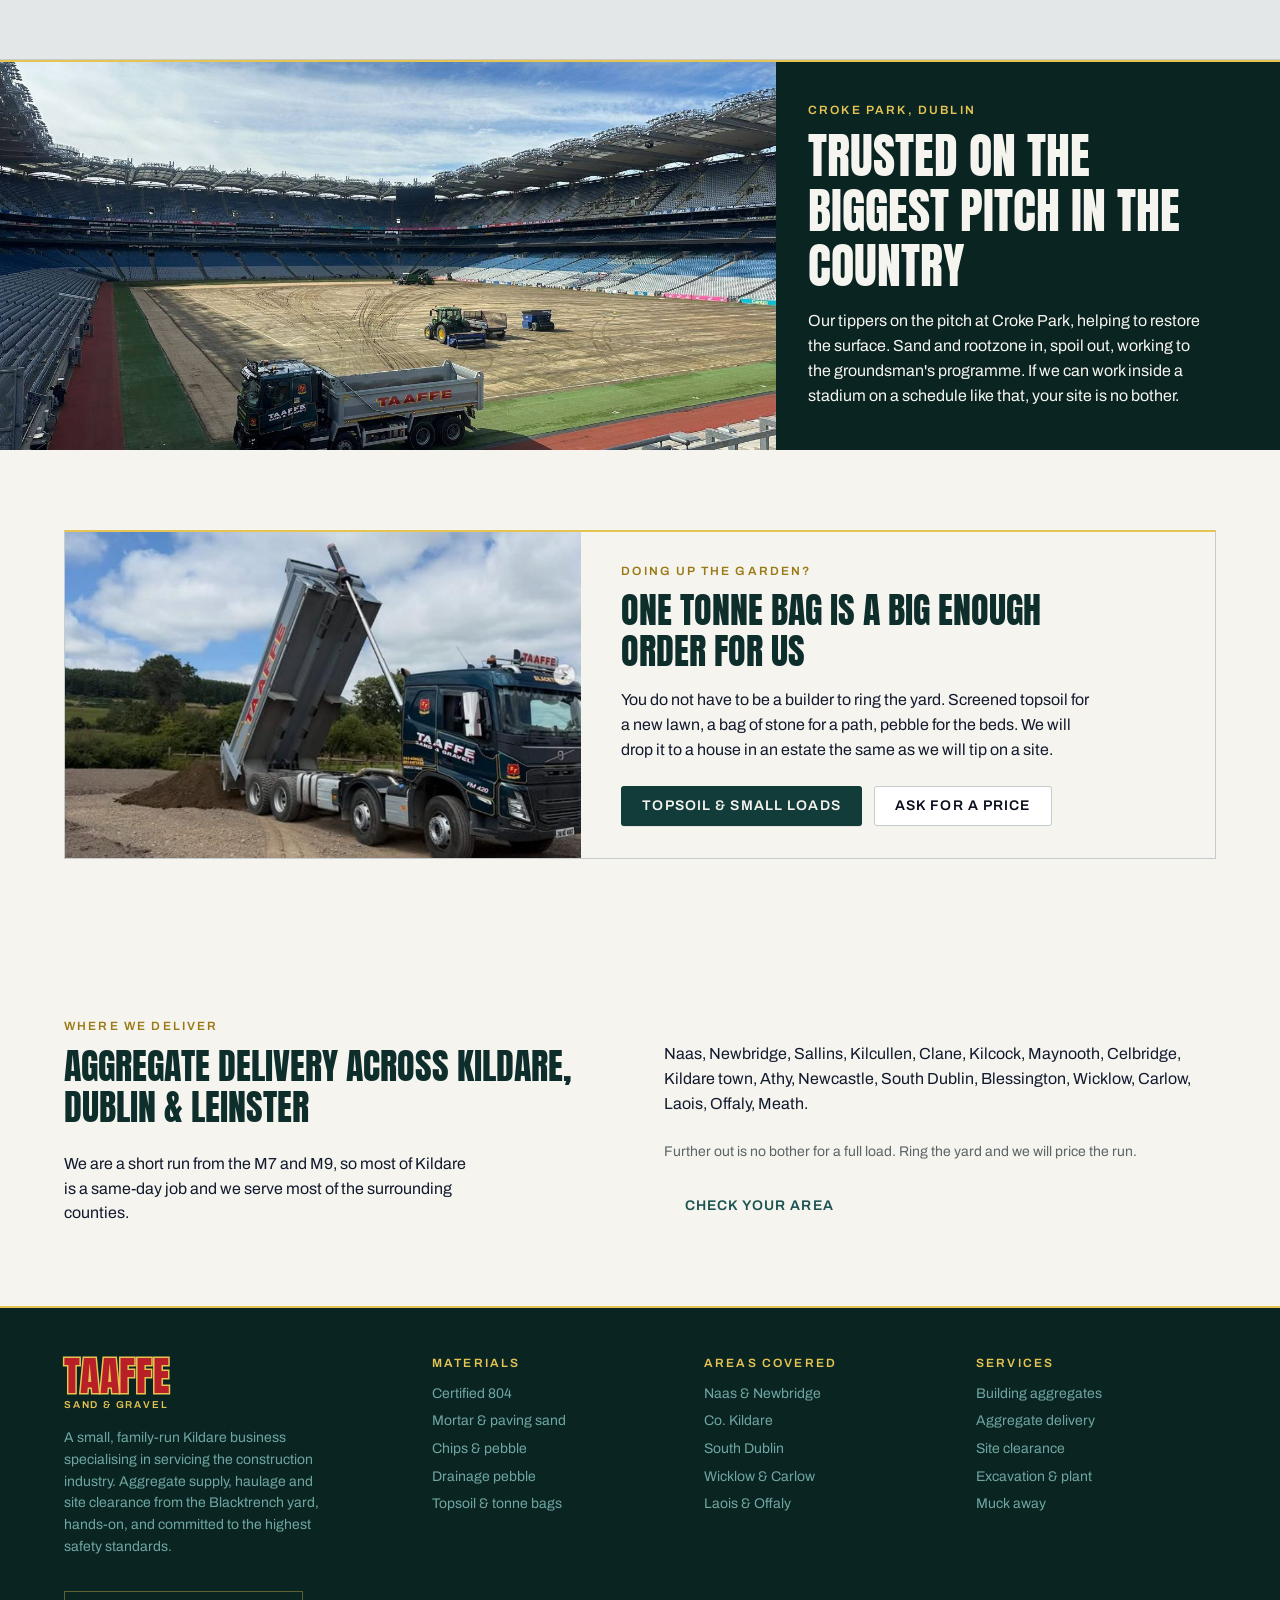
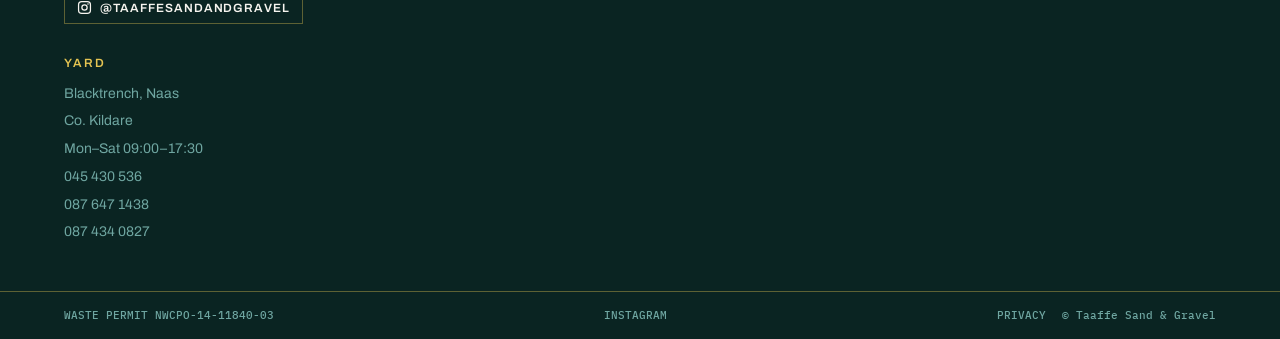
<file: home/index.html>
<!DOCTYPE html>
<html lang="en-IE"><head>
<meta charset="utf-8">
<title>Moved | Taaffe Sand &amp; Gravel</title>
<meta name="robots" content="noindex">
<link rel="canonical" href="https://www.taaffetrucks.ie/">
<meta http-equiv="refresh" content="0; url=../index.html">
<script>location.replace("../index.html");</script>
</head><body>
<p>This page has moved. <a href="../index.html">Continue to the new page</a>.</p>
</body></html>
</file>
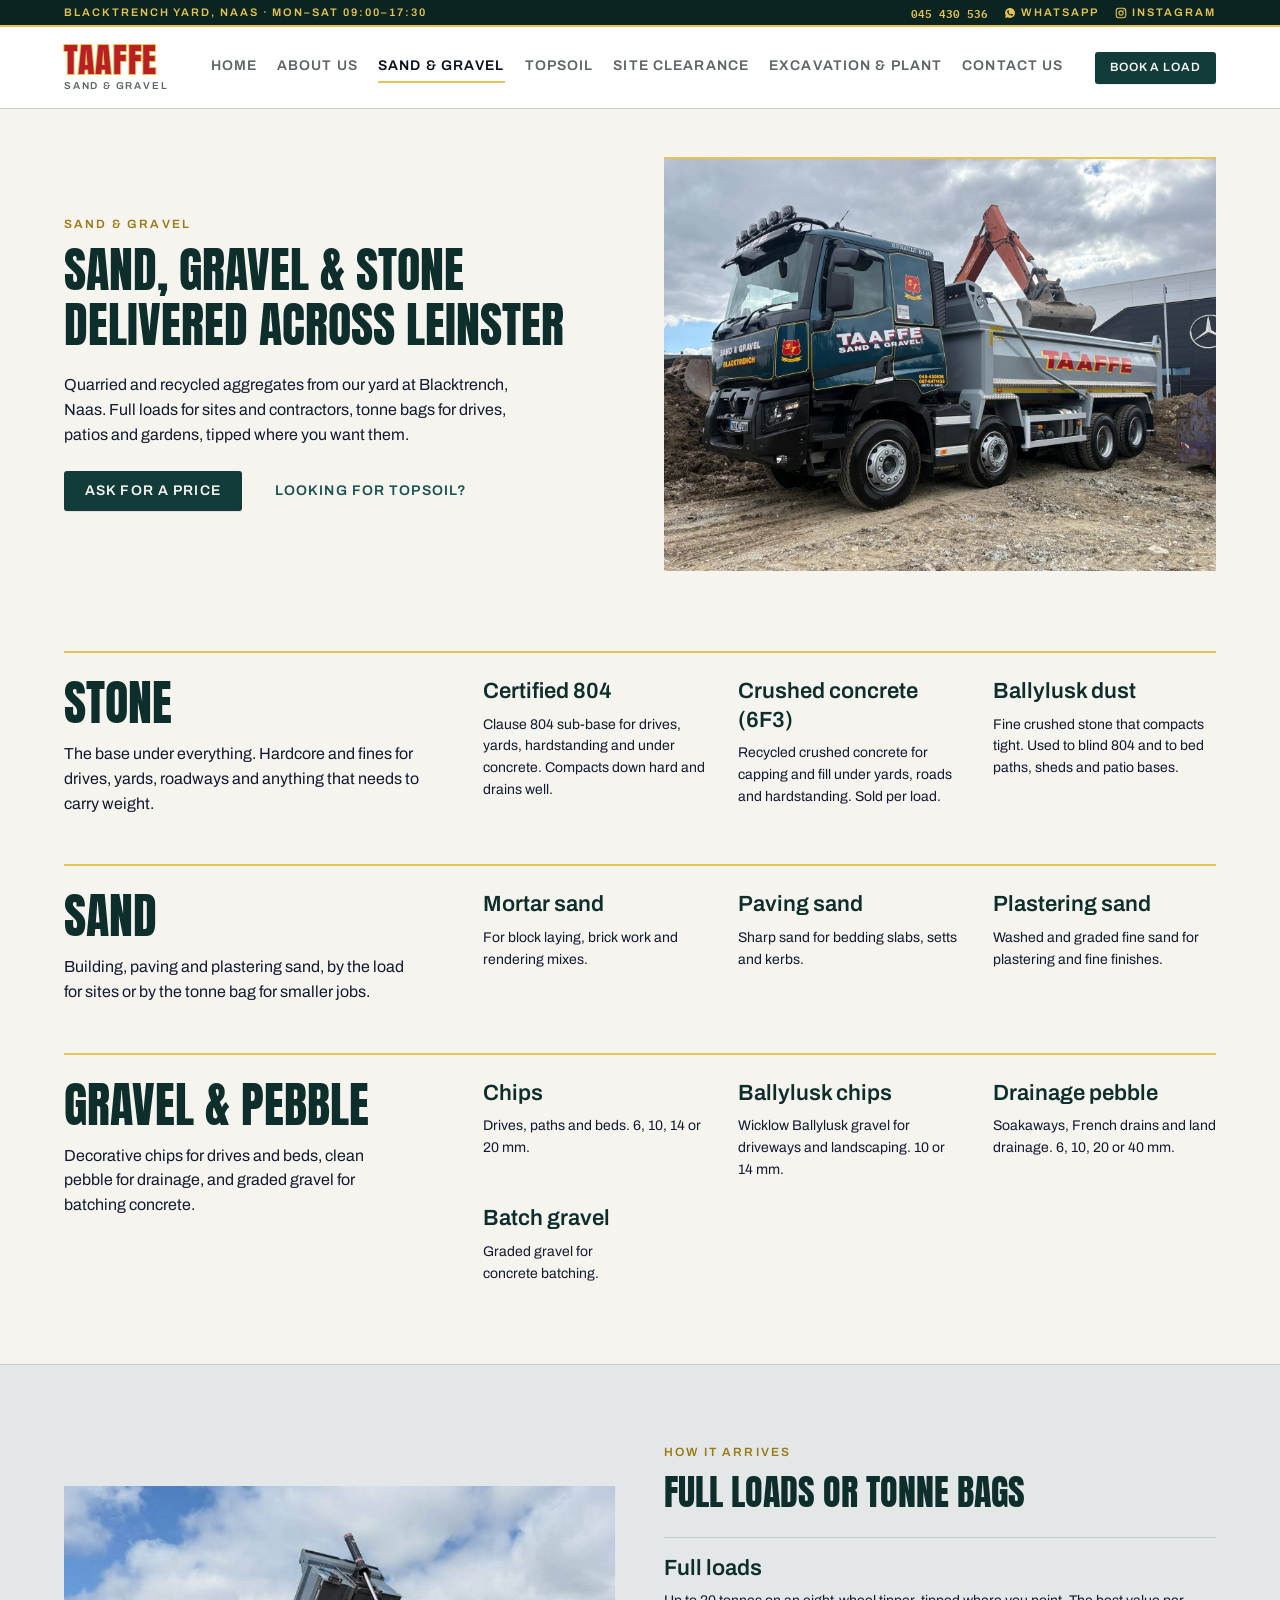
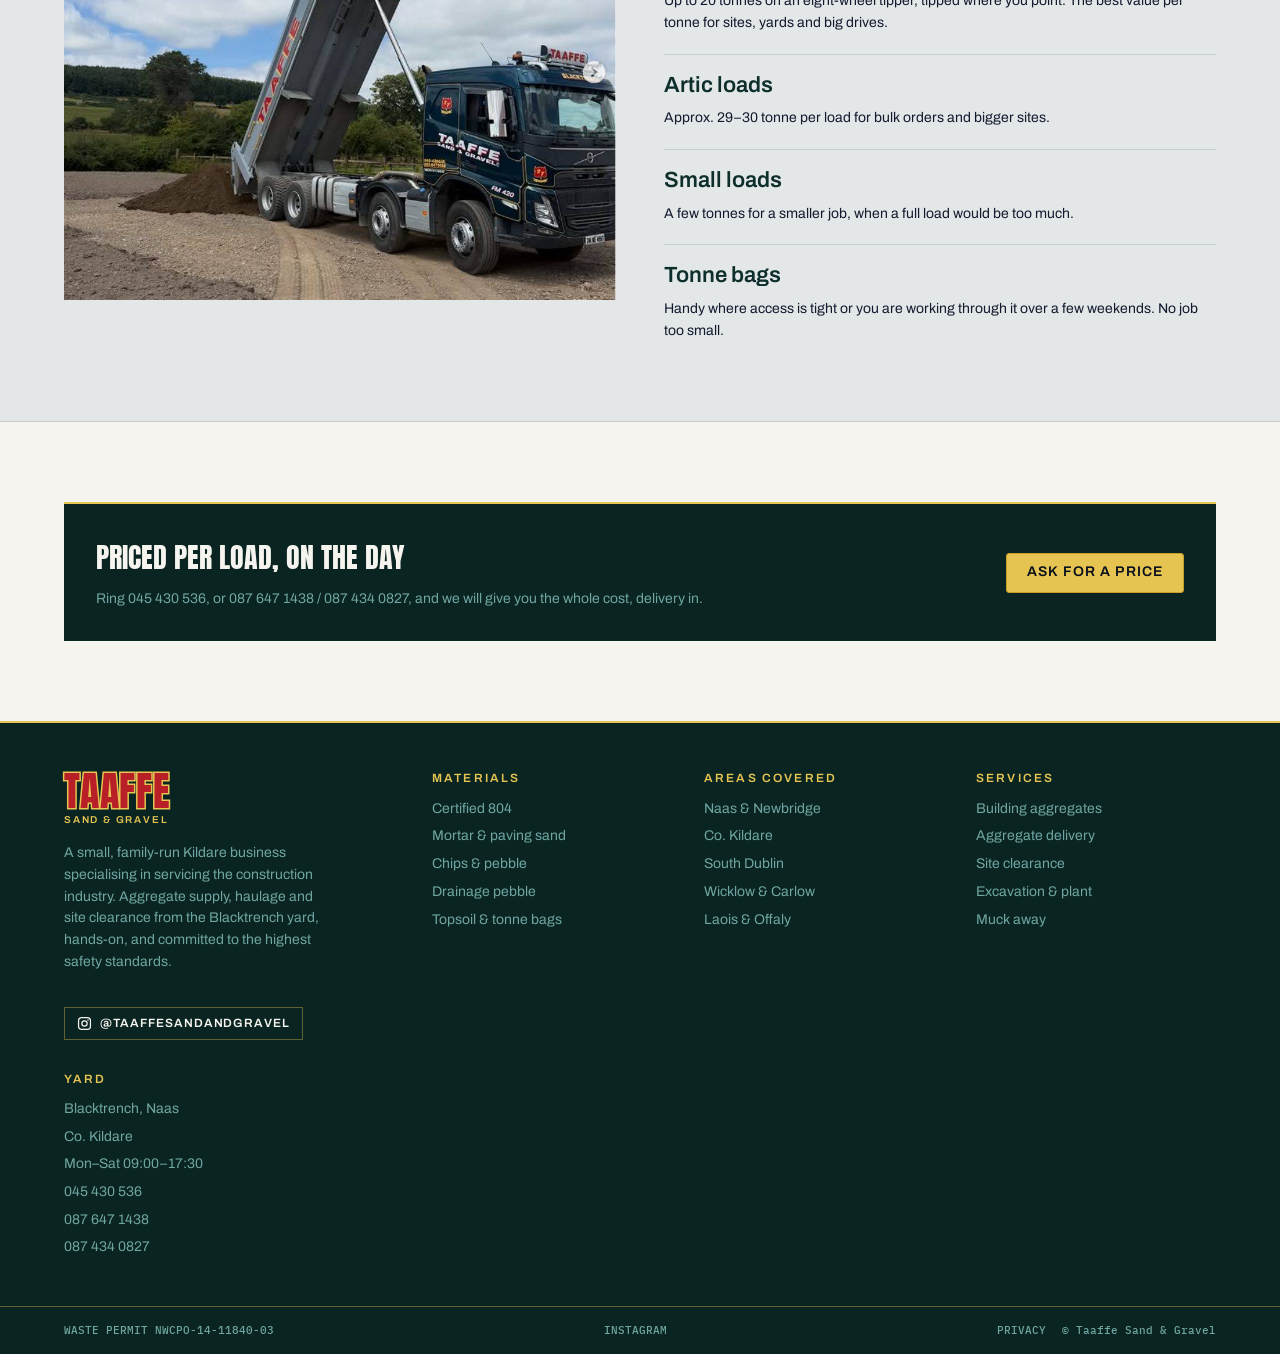
<file: sand-gravel/index.html>
<!DOCTYPE html>
<html lang="en-IE"><head>
<meta charset="utf-8">
<title>Moved | Taaffe Sand &amp; Gravel</title>
<meta name="robots" content="noindex">
<link rel="canonical" href="https://www.taaffetrucks.ie/sand-and-gravel">
<meta http-equiv="refresh" content="0; url=../sand-and-gravel.html">
<script>location.replace("../sand-and-gravel.html");</script>
</head><body>
<p>This page has moved. <a href="../sand-and-gravel.html">Continue to the new page</a>.</p>
</body></html>
</file>
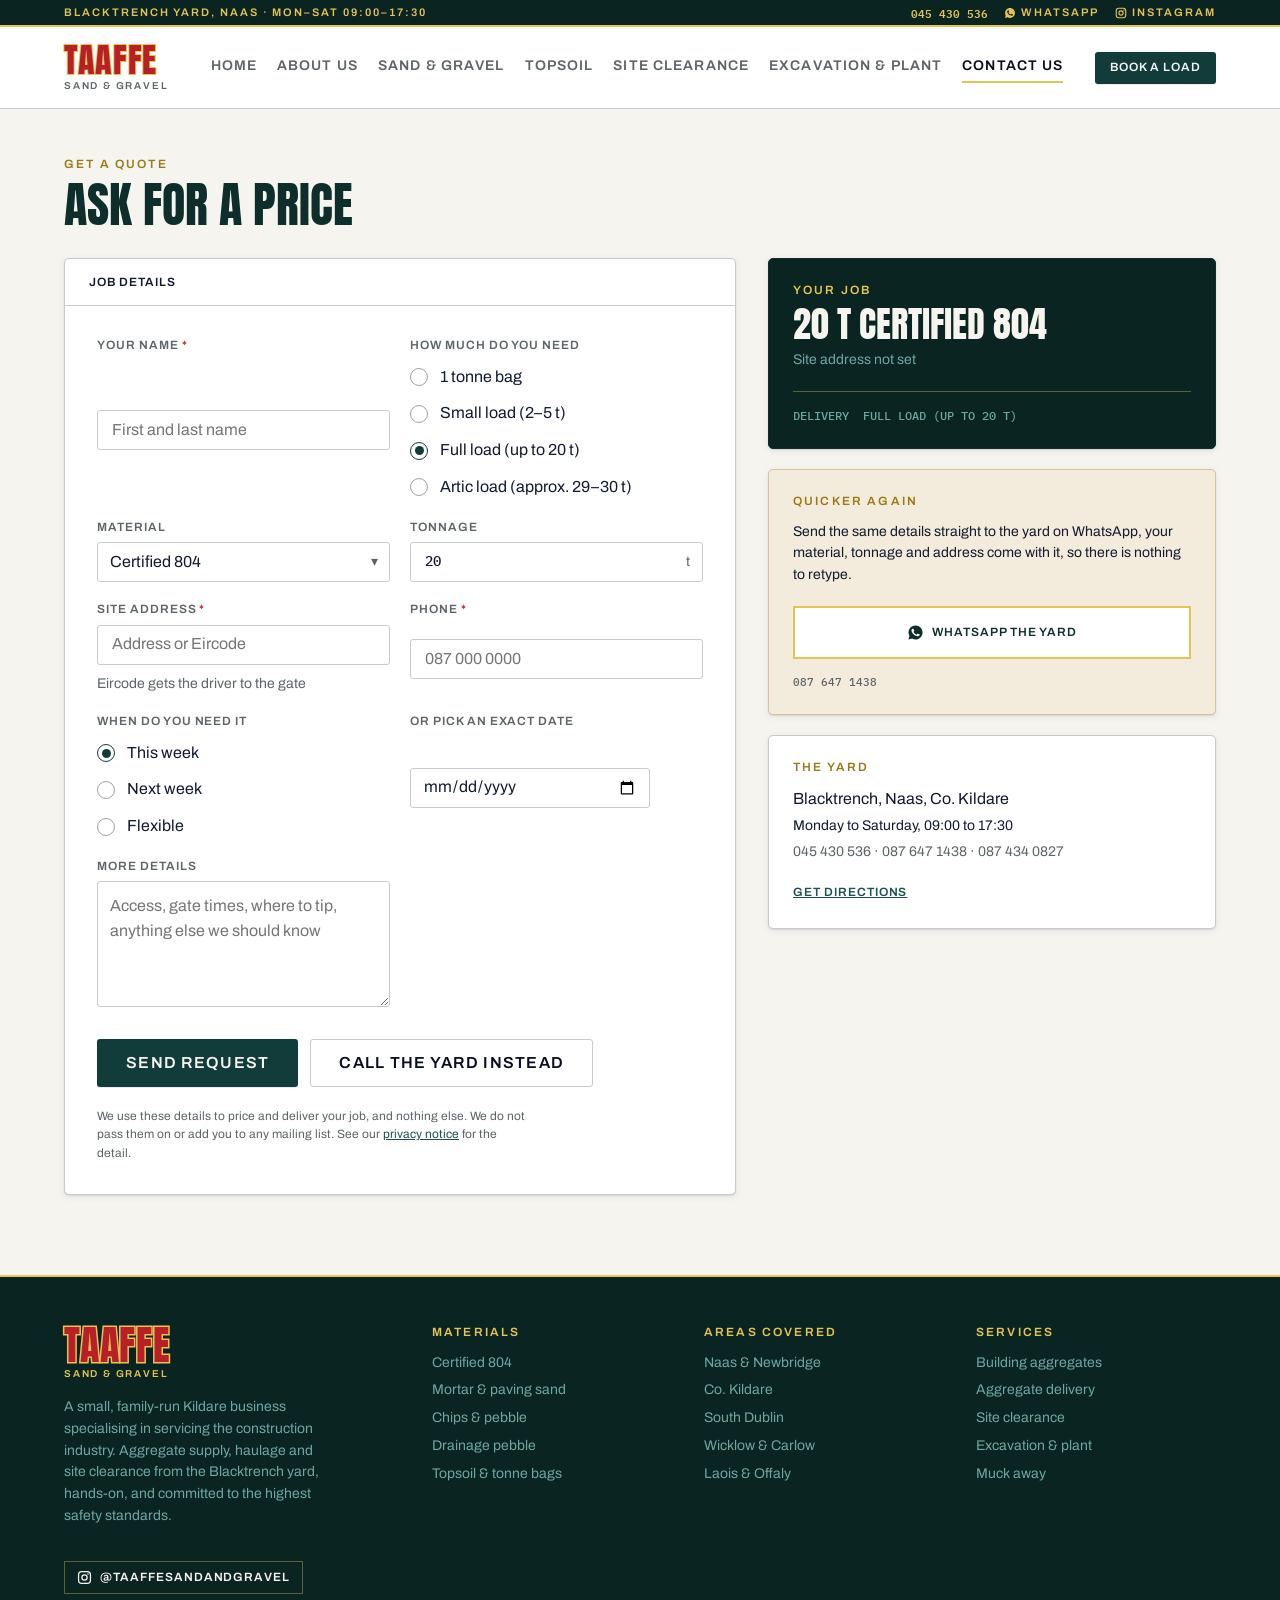
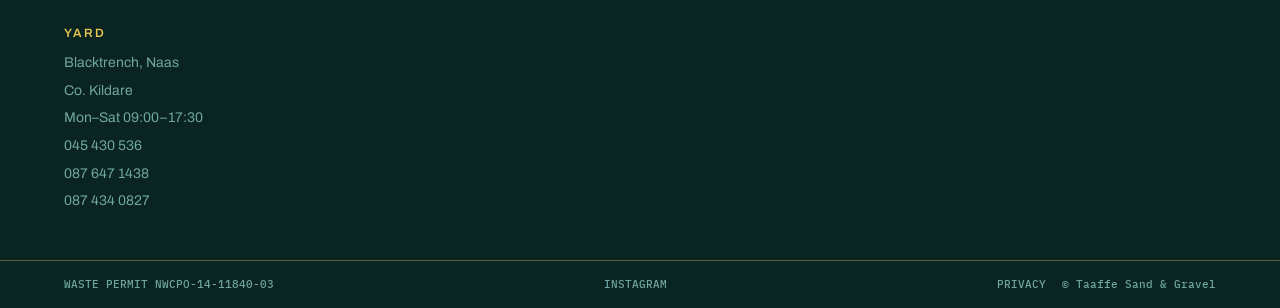
<file: contact.html>
<!DOCTYPE html>
<html lang="en-IE"><head>
<meta charset="utf-8">
<meta name="viewport" content="width=device-width,initial-scale=1">
<title>Contact Us | Price a Load | Taaffe Sand &amp; Gravel, Naas</title>
<meta name="description" content="Price a load of sand, gravel or topsoil, or site clearance, in Kildare and Dublin. Ring 045 430 536 or send the details and we will come back to you.">
<link rel="canonical" href="https://www.taaffetrucks.ie/contact">
<meta name="geo.region" content="IE-KE">
<meta name="geo.placename" content="Naas, Co. Kildare">
<meta property="og:type" content="website">
<meta property="og:site_name" content="Taaffe Sand &amp; Gravel">
<meta property="og:title" content="Contact Us | Price a Load | Taaffe Sand &amp; Gravel, Naas">
<meta property="og:description" content="Price a load of sand, gravel or topsoil, or site clearance, in Kildare and Dublin. Ring 045 430 536 or send the details and we will come back to you.">
<meta property="og:url" content="https://www.taaffetrucks.ie/contact">
<meta property="og:locale" content="en_IE">
<meta property="og:image" content="https://www.taaffetrucks.ie/images/hero-tipper-loading.jpg">
<meta name="twitter:card" content="summary_large_image">
<link rel="icon" type="image/png" href="images/favicon.png">
<link rel="apple-touch-icon" href="images/favicon.png">
<link rel="preload" as="font" type="font/woff2" href="fonts/Anton-normal-400-latin.woff2" crossorigin>
<link rel="preload" as="font" type="font/woff2" href="fonts/Archivo-normal-400-700-latin.woff2" crossorigin>
<link rel="stylesheet" href="site.css">

<script data-goatcounter="https://taaffetrucks.goatcounter.com/count" async src="//gc.zgo.at/count.js"></script>
</head>
<body>
<a href="#main" class="skip">Skip to content</a>
<header style="position:sticky;top:0;z-index:20;background:var(--surface-card);border-bottom:1px solid var(--border-hairline)"><div style="background:var(--surface-inverse);border-bottom:var(--border-width-keyline) solid var(--keyline-gold)"><div style="max-width:var(--container-max);margin:0 auto;padding:6px var(--space-6);display:flex;justify-content:space-between;font:var(--type-label);font-size:11px;text-transform:uppercase;letter-spacing:var(--tracking-stencil);color:var(--gold-500);white-space:nowrap;gap:var(--space-4)"><span data-m="hide">Blacktrench yard, Naas · Mon–Sat 09:00–17:30</span><span style="display:flex;gap:var(--space-4);align-items:center"><a href="tel:+35345430536" style="font-family:var(--font-mono);letter-spacing:0;color:var(--gold-500);text-decoration:none">045 430 536</a><a href="https://wa.me/353876471438" target="_blank" rel="noreferrer" style="display:inline-flex;align-items:center;gap:5px;color:var(--gold-500);text-decoration:none"><svg width="12" height="12" viewBox="0 0 24 24" fill="currentColor" aria-hidden="true"><path d="M12.04 2C6.58 2 2.13 6.45 2.13 11.91c0 1.75.46 3.46 1.32 4.97L2 22l5.25-1.38a9.9 9.9 0 0 0 4.79 1.22h.01c5.46 0 9.9-4.45 9.9-9.91C21.95 6.45 17.5 2 12.04 2Zm5.8 14.03c-.24.68-1.4 1.3-1.93 1.35-.53.05-1.02.24-3.46-.72-2.94-1.16-4.79-4.2-4.93-4.4-.15-.19-1.17-1.55-1.17-2.96 0-1.4.73-2.09 1-2.38.24-.24.53-.29.72-.29l.53.01c.17 0 .4-.06.62.48.24.58.8 1.98.87 2.12.07.15.12.32.02.51-.1.19-.15.31-.29.48l-.44.51c-.15.14-.3.3-.13.6.17.29.75 1.29 1.6 2.09 1.1 1.02 2.02 1.34 2.31 1.49.29.14.46.12.63-.08l.9-1.04c.22-.27.4-.19.68-.09l1.93.91c.29.14.48.21.55.33.07.12.07.68-.17 1.35Z"></path></svg>WhatsApp</a><a href="https://www.instagram.com/taaffesandandgravel/" target="_blank" rel="noreferrer" style="display:inline-flex;align-items:center;gap:5px;color:var(--gold-500);text-decoration:none"><svg width="12" height="12" viewBox="0 0 24 24" fill="none" stroke="currentColor" stroke-width="2.2" aria-hidden="true"><rect x="2.5" y="2.5" width="19" height="19" rx="5"></rect><circle cx="12" cy="12" r="4.2"></circle><circle cx="17.6" cy="6.4" r="1.3" fill="currentColor" stroke="none"></circle></svg>Instagram</a></span></div></div><div style="position:relative;max-width:var(--container-max);margin:0 auto;padding:var(--space-4) var(--space-6);display:flex;align-items:center;gap:var(--space-8)"><a style="border:0;background:transparent;cursor:pointer;padding:0;text-decoration:none;box-sizing:border-box" href="index.html"><div style="line-height:1"><div style="font-family:var(--font-display);font-size:34px;text-transform:uppercase;letter-spacing:0.02em;color:var(--red-600);-webkit-text-stroke:2px var(--gold-500);paint-order:stroke fill">Taaffe</div><div style="font:var(--type-label);font-size:10px;text-transform:uppercase;letter-spacing:var(--tracking-stencil);color:var(--text-muted);margin-top:3px">Sand &amp; gravel</div></div></a><button data-m="burger" aria-label="Open menu" aria-expanded="false" style="display:none;margin-left:auto;width:44px;height:44px;border:1px solid var(--border-hairline);background:transparent;cursor:pointer;align-items:center;justify-content:center;font:var(--type-label);font-size:20px;color:var(--green-800)">☰</button><nav data-m="nav" data-open="false" style="display:flex;flex-wrap:wrap;gap:var(--space-5);margin-left:auto"><a style="border:0;background:transparent;cursor:pointer;padding:6px 0;font:var(--type-label);font-size:var(--text-sm);text-transform:uppercase;letter-spacing:var(--tracking-label);white-space:nowrap;color:var(--text-muted);border-bottom:var(--border-width-keyline) solid transparent;text-decoration:none;box-sizing:border-box" href="index.html">Home</a><a style="border:0;background:transparent;cursor:pointer;padding:6px 0;font:var(--type-label);font-size:var(--text-sm);text-transform:uppercase;letter-spacing:var(--tracking-label);white-space:nowrap;color:var(--text-muted);border-bottom:var(--border-width-keyline) solid transparent;text-decoration:none;box-sizing:border-box" href="index.html#about">About us</a><a style="border:0;background:transparent;cursor:pointer;padding:6px 0;font:var(--type-label);font-size:var(--text-sm);text-transform:uppercase;letter-spacing:var(--tracking-label);white-space:nowrap;color:var(--text-muted);border-bottom:var(--border-width-keyline) solid transparent;text-decoration:none;box-sizing:border-box" href="sand-and-gravel.html">Sand &amp; gravel</a><a style="border:0;background:transparent;cursor:pointer;padding:6px 0;font:var(--type-label);font-size:var(--text-sm);text-transform:uppercase;letter-spacing:var(--tracking-label);white-space:nowrap;color:var(--text-muted);border-bottom:var(--border-width-keyline) solid transparent;text-decoration:none;box-sizing:border-box" href="topsoil.html">Topsoil</a><a style="border:0;background:transparent;cursor:pointer;padding:6px 0;font:var(--type-label);font-size:var(--text-sm);text-transform:uppercase;letter-spacing:var(--tracking-label);white-space:nowrap;color:var(--text-muted);border-bottom:var(--border-width-keyline) solid transparent;text-decoration:none;box-sizing:border-box" href="site-clearance.html">Site clearance</a><a style="border:0;background:transparent;cursor:pointer;padding:6px 0;font:var(--type-label);font-size:var(--text-sm);text-transform:uppercase;letter-spacing:var(--tracking-label);white-space:nowrap;color:var(--text-muted);border-bottom:var(--border-width-keyline) solid transparent;text-decoration:none;box-sizing:border-box" href="excavation.html">Excavation &amp; plant</a><a style="border:0;background:transparent;cursor:pointer;padding:6px 0;font:var(--type-label);font-size:var(--text-sm);text-transform:uppercase;letter-spacing:var(--tracking-label);white-space:nowrap;color:var(--text-strong);border-bottom:var(--border-width-keyline) solid var(--keyline-gold);text-decoration:none;box-sizing:border-box" href="contact.html">Contact us</a></nav><span data-m="hide"><a data-btn="primary" style="display:inline-flex;align-items:center;justify-content:center;gap:var(--space-2);height:var(--control-h-sm);padding:0 14px;font:var(--type-label);font-size:var(--text-xs);font-family:var(--font-ui);font-weight:var(--weight-semibold);text-transform:uppercase;letter-spacing:var(--tracking-label);white-space:nowrap;border-radius:var(--radius-sm);cursor:pointer;opacity:1;transform:none;transition:var(--transition-control);outline:none;outline-offset:2px;background:var(--brand-primary);color:var(--text-inverse);border:1px solid transparent;box-shadow:var(--shadow-flat);text-decoration:none;box-sizing:border-box" href="contact.html">Book a load</a></span></div></header><main id="main" style="max-width:var(--container-max);margin:0 auto;padding:var(--space-12) var(--space-6) var(--section-y)"><div style="font:var(--type-label);text-transform:uppercase;letter-spacing:var(--tracking-stencil);color:var(--text-accent)">Get a quote</div><h1 style="margin:var(--space-3) 0 var(--space-8);font-family:var(--font-display);font-weight:400;font-size:var(--text-3xl);text-transform:uppercase;line-height:var(--leading-plate);color:var(--green-800)">Ask for a price</h1><div data-m="stack" style="display:grid;grid-template-columns:1.5fr 1fr;gap:var(--space-8);align-items:start"><section style="border-radius:var(--radius-md);box-shadow:var(--shadow-card);transform:none;transition:var(--transition-control);overflow:hidden;background:var(--surface-card);color:var(--text-body);border:1px solid var(--border-hairline)"><header style="padding:var(--space-4) var(--space-6);border-bottom:1px solid var(--border-hairline);font:var(--type-label);text-transform:uppercase;letter-spacing:var(--tracking-label)">Job details</header><div style="padding:var(--space-8)"><div data-m="stack" style="display:grid;grid-template-columns:1fr 1fr;gap:var(--space-5)"><div style="display:grid;gap:var(--space-2)"><label for=":R2cu:" style="font:var(--type-label);text-transform:uppercase;letter-spacing:var(--tracking-label);color:var(--text-muted)">Your name<span style="color:var(--brand-alert)"> *</span></label><div style="display:flex;align-items:center;gap:var(--space-2);height:var(--control-h-md);padding:0 var(--space-3);background:var(--surface-card);border:1px solid var(--border-hairline);border-radius:var(--radius-sm);box-shadow:none;transition:var(--transition-control)"><input id=":R2cu:" style="flex:1;min-width:0;border:0;outline:none;background:transparent;color:var(--text-body);font:var(--type-body)" data-q="name" placeholder="First and last name" autoComplete="name" value=""/></div></div><fieldset style="border:0;margin:0;padding:0"><legend style="font:var(--type-label);text-transform:uppercase;letter-spacing:var(--tracking-label);color:var(--text-muted);padding:0;margin-bottom:var(--space-3)">How much do you need</legend><div style="display:flex;flex-direction:column;gap:var(--space-3);flex-wrap:wrap"><label style="display:flex;align-items:center;gap:var(--space-3);cursor:pointer;min-height:24px"><span style="width:18px;height:18px;border-radius:50%;border:1px solid var(--border-strong);display:inline-flex;align-items:center;justify-content:center;background:var(--surface-card);transition:var(--transition-control)"></span><input type="radio" name=":R4cu:" style="position:absolute;opacity:0;width:0;height:0" value="1 tonne bag"/><span style="font:var(--type-body)">1 tonne bag</span></label><label style="display:flex;align-items:center;gap:var(--space-3);cursor:pointer;min-height:24px"><span style="width:18px;height:18px;border-radius:50%;border:1px solid var(--border-strong);display:inline-flex;align-items:center;justify-content:center;background:var(--surface-card);transition:var(--transition-control)"></span><input type="radio" name=":R4cu:" style="position:absolute;opacity:0;width:0;height:0" value="Small load (2–5 t)"/><span style="font:var(--type-body)">Small load (2–5 t)</span></label><label style="display:flex;align-items:center;gap:var(--space-3);cursor:pointer;min-height:24px"><span style="width:18px;height:18px;border-radius:50%;border:1px solid var(--brand-primary);display:inline-flex;align-items:center;justify-content:center;background:var(--surface-card);transition:var(--transition-control)"><span style="width:9px;height:9px;border-radius:50%;background:var(--brand-primary)"></span></span><input type="radio" name=":R4cu:" style="position:absolute;opacity:0;width:0;height:0" checked="" value="Full load (up to 20 t)"/><span style="font:var(--type-body)">Full load (up to 20 t)</span></label><label style="display:flex;align-items:center;gap:var(--space-3);cursor:pointer;min-height:24px"><span style="width:18px;height:18px;border-radius:50%;border:1px solid var(--border-strong);display:inline-flex;align-items:center;justify-content:center;background:var(--surface-card);transition:var(--transition-control)"></span><input type="radio" name=":R4cu:" style="position:absolute;opacity:0;width:0;height:0" value="Artic load (approx. 29–30 t)"/><span style="font:var(--type-body)">Artic load (approx. 29–30 t)</span></label></div></fieldset><div style="display:grid;gap:var(--space-2)"><label for=":R6cu:" style="font:var(--type-label);text-transform:uppercase;letter-spacing:var(--tracking-label);color:var(--text-muted)">Material</label><div style="position:relative"><select id=":R6cu:" style="width:100%;height:var(--control-h-md);padding:0 var(--space-8) 0 var(--space-3);appearance:none;background:var(--surface-card);color:var(--text-body);font:var(--type-body);border:1px solid var(--border-hairline);border-radius:var(--radius-sm);box-shadow:none;transition:var(--transition-control)" data-q="material"><option value="Certified 804" selected="">Certified 804</option><option value="Crushed concrete (6F3)">Crushed concrete (6F3)</option><option value="Mortar sand">Mortar sand</option><option value="Paving sand">Paving sand</option><option value="Plastering sand">Plastering sand</option><option value="Chips 6/10/14/20 mm">Chips 6/10/14/20 mm</option><option value="Drainage pebble">Drainage pebble</option><option value="Ballylusk dust">Ballylusk dust</option><option value="Ballylusk chips">Ballylusk chips</option><option value="Batch gravel">Batch gravel</option><option value="Screened topsoil">Screened topsoil</option><option value="As-dug topsoil">As-dug topsoil</option><option value="Muck away">Muck away</option></select><span aria-hidden="true" style="position:absolute;right:12px;top:50%;transform:translateY(-50%);pointer-events:none;color:var(--text-muted);font:var(--type-body-sm)">▾</span></div></div><div style="display:grid;gap:var(--space-2)"><label for=":R8cu:" style="font:var(--type-label);text-transform:uppercase;letter-spacing:var(--tracking-label);color:var(--text-muted)">Tonnage</label><div style="display:flex;align-items:center;gap:var(--space-2);height:var(--control-h-md);padding:0 var(--space-3);background:var(--surface-card);border:1px solid var(--border-hairline);border-radius:var(--radius-sm);box-shadow:none;transition:var(--transition-control)"><input id=":R8cu:" style="flex:1;min-width:0;border:0;outline:none;background:transparent;color:var(--text-body);font:var(--type-docket)" data-q="tonnes" value="20"/><span style="color:var(--text-muted);font:var(--type-body-sm)">t</span></div></div><div style="display:grid;gap:var(--space-2)"><label for=":Racu:" style="font:var(--type-label);text-transform:uppercase;letter-spacing:var(--tracking-label);color:var(--text-muted)">Site address<span style="color:var(--brand-alert)"> *</span></label><div style="display:flex;align-items:center;gap:var(--space-2);height:var(--control-h-md);padding:0 var(--space-3);background:var(--surface-card);border:1px solid var(--border-hairline);border-radius:var(--radius-sm);box-shadow:none;transition:var(--transition-control)"><input id=":Racu:" style="flex:1;min-width:0;border:0;outline:none;background:transparent;color:var(--text-body);font:var(--type-body)" data-q="site" placeholder="Address or Eircode" value=""/></div><div style="font:var(--type-body-sm);color:var(--text-muted)">Eircode gets the driver to the gate</div></div><div style="display:grid;gap:var(--space-2)"><label for=":Rccu:" style="font:var(--type-label);text-transform:uppercase;letter-spacing:var(--tracking-label);color:var(--text-muted)">Phone<span style="color:var(--brand-alert)"> *</span></label><div style="display:flex;align-items:center;gap:var(--space-2);height:var(--control-h-md);padding:0 var(--space-3);background:var(--surface-card);border:1px solid var(--border-hairline);border-radius:var(--radius-sm);box-shadow:none;transition:var(--transition-control)"><input id=":Rccu:" style="flex:1;min-width:0;border:0;outline:none;background:transparent;color:var(--text-body);font:var(--type-body)" data-q="phone" type="tel" placeholder="087 000 0000" autoComplete="tel" value=""/></div></div><fieldset style="border:0;margin:0;padding:0"><legend style="font:var(--type-label);text-transform:uppercase;letter-spacing:var(--tracking-label);color:var(--text-muted);padding:0;margin-bottom:var(--space-3)">When do you need it</legend><div style="display:flex;flex-direction:column;gap:var(--space-3);flex-wrap:wrap"><label style="display:flex;align-items:center;gap:var(--space-3);cursor:pointer;min-height:24px"><span style="width:18px;height:18px;border-radius:50%;border:1px solid var(--brand-primary);display:inline-flex;align-items:center;justify-content:center;background:var(--surface-card);transition:var(--transition-control)"><span style="width:9px;height:9px;border-radius:50%;background:var(--brand-primary)"></span></span><input type="radio" name=":Recu:" style="position:absolute;opacity:0;width:0;height:0" checked="" value="This week"/><span style="font:var(--type-body)">This week</span></label><label style="display:flex;align-items:center;gap:var(--space-3);cursor:pointer;min-height:24px"><span style="width:18px;height:18px;border-radius:50%;border:1px solid var(--border-strong);display:inline-flex;align-items:center;justify-content:center;background:var(--surface-card);transition:var(--transition-control)"></span><input type="radio" name=":Recu:" style="position:absolute;opacity:0;width:0;height:0" value="Next week"/><span style="font:var(--type-body)">Next week</span></label><label style="display:flex;align-items:center;gap:var(--space-3);cursor:pointer;min-height:24px"><span style="width:18px;height:18px;border-radius:50%;border:1px solid var(--border-strong);display:inline-flex;align-items:center;justify-content:center;background:var(--surface-card);transition:var(--transition-control)"></span><input type="radio" name=":Recu:" style="position:absolute;opacity:0;width:0;height:0" value="Flexible"/><span style="font:var(--type-body)">Flexible</span></label></div></fieldset><div style="display:grid;gap:var(--space-2)"><label for="q-date" style="font:var(--type-label);text-transform:uppercase;letter-spacing:var(--tracking-label);color:var(--text-muted)">Or pick an exact date</label><input id="q-date" data-q="date" type="date" style="height:var(--control-h-md);padding:0 var(--space-3);background:var(--surface-card);border:1px solid var(--border-hairline);border-radius:var(--radius-sm);color:var(--text-body);font:var(--type-body);max-width:240px;box-sizing:border-box" value=""/></div><div style="display:grid;gap:var(--space-2)"><label for="q-details" style="font:var(--type-label);text-transform:uppercase;letter-spacing:var(--tracking-label);color:var(--text-muted)">More details</label><textarea id="q-details" data-q="details" rows="4" placeholder="Access, gate times, where to tip, anything else we should know" style="padding:var(--space-3);background:var(--surface-card);border:1px solid var(--border-hairline);border-radius:var(--radius-sm);color:var(--text-body);font:var(--type-body);resize:vertical;min-height:96px"></textarea></div></div><input type="text" name="_honey" data-q="honey" tabindex="-1" autoComplete="off" aria-hidden="true" style="display:none"/><div style="display:flex;flex-wrap:wrap;gap:var(--space-3);margin-top:var(--space-8)"><button data-btn="primary" type="button" style="display:inline-flex;align-items:center;justify-content:center;gap:var(--space-2);height:var(--control-h-lg);min-width:var(--touch-min);padding:0 28px;font:var(--type-label);font-size:var(--text-base);font-family:var(--font-ui);font-weight:var(--weight-semibold);text-transform:uppercase;letter-spacing:var(--tracking-label);white-space:nowrap;border-radius:var(--radius-sm);cursor:pointer;opacity:1;transform:none;transition:var(--transition-control);outline:none;outline-offset:2px;background:var(--brand-primary);color:var(--text-inverse);border:1px solid transparent;box-shadow:var(--shadow-flat)" data-q="send">Send request</button><a data-btn="secondary" style="display:inline-flex;align-items:center;justify-content:center;gap:var(--space-2);height:var(--control-h-lg);min-width:var(--touch-min);padding:0 28px;font:var(--type-label);font-size:var(--text-base);font-family:var(--font-ui);font-weight:var(--weight-semibold);text-transform:uppercase;letter-spacing:var(--tracking-label);white-space:nowrap;border-radius:var(--radius-sm);cursor:pointer;opacity:1;transform:none;transition:var(--transition-control);outline:none;outline-offset:2px;background:var(--surface-card);color:var(--text-strong);border:1px solid var(--border-hairline);text-decoration:none;box-sizing:border-box" href="tel:+35345430536">Call the yard instead</a></div><p data-q="err" role="alert" style="display:none;font:var(--type-body-sm);color:var(--danger-600, #b42318);margin:var(--space-4) 0 0"></p><p style="font:var(--type-body-sm);font-size:12px;color:var(--text-muted);margin:var(--space-5) 0 0;max-width:62ch">We use these details to price and deliver your job, and nothing else. We do not pass them on or add you to any mailing list. See our <a href="privacy.html" style="color:var(--text-link);text-decoration:underline">privacy notice</a> for the detail.</p></div></section><div style="display:grid;gap:var(--space-5)"><section style="border-radius:var(--radius-md);box-shadow:var(--shadow-card);transform:none;transition:var(--transition-control);border-top:var(--border-width-keyline) solid var(--keyline-gold);overflow:hidden;background:var(--surface-inverse);color:var(--text-inverse);border:1px solid var(--green-800)"><div style="padding:var(--space-6)"><div style="font:var(--type-label);text-transform:uppercase;letter-spacing:var(--tracking-stencil);color:var(--gold-500)">Your job</div><div style="font-family:var(--font-display);font-size:var(--text-2xl);text-transform:uppercase;line-height:var(--leading-plate);margin-top:var(--space-3)"><span data-q="sum">20 t Certified 804</span></div><div style="font:var(--type-body-sm);color:var(--text-inverse-muted);margin-top:var(--space-2)"><span data-q="site-sum">Site address not set</span></div><div style="border-top:1px solid var(--border-inverse);margin-top:var(--space-5);padding-top:var(--space-4);display:grid;gap:8px;font:var(--type-docket);font-size:var(--text-xs);color:var(--text-inverse-muted)"><div>DELIVERY  <span data-q="size-sum">FULL LOAD (UP TO 20 T)</span></div></div></div></section><section style="border-radius:var(--radius-md);box-shadow:var(--shadow-card);transform:none;transition:var(--transition-control);overflow:hidden;background:var(--sand-100);color:var(--text-body);border:1px solid var(--sand-300)"><div style="padding:var(--space-6)"><div style="font:var(--type-label);text-transform:uppercase;letter-spacing:var(--tracking-stencil);color:var(--text-accent)">Quicker again</div><p style="font:var(--type-body-sm);color:var(--text-body);margin:var(--space-3) 0 var(--space-5)">Send the same details straight to the yard on WhatsApp, your material, tonnage and address come with it, so there is nothing to retype.</p><a data-q="wa" href="https://wa.me/353876471438?text=Hi%20Taaffe%20Sand%20%26%20Gravel%2C%20I%20am%20looking%20for%20a%20price%20on%2020%20t%20of%20Certified%20804%20delivered%20to%20%5Bsite%20address%20%2F%20Eircode%5D.%20Thanks." target="_blank" rel="noreferrer" style="display:flex;align-items:center;justify-content:center;gap:var(--space-2);font:var(--type-label);text-transform:uppercase;letter-spacing:var(--tracking-label);text-decoration:none;color:var(--green-800);background:var(--surface-card);border:var(--border-width-keyline) solid var(--keyline-gold);padding:var(--space-4);min-height:48px"><svg width="17" height="17" viewBox="0 0 24 24" fill="currentColor" aria-hidden="true"><path d="M12.04 2C6.58 2 2.13 6.45 2.13 11.91c0 1.75.46 3.46 1.32 4.97L2 22l5.25-1.38a9.9 9.9 0 0 0 4.79 1.22h.01c5.46 0 9.9-4.45 9.9-9.91C21.95 6.45 17.5 2 12.04 2Zm5.8 14.03c-.24.68-1.4 1.3-1.93 1.35-.53.05-1.02.24-3.46-.72-2.94-1.16-4.79-4.2-4.93-4.4-.15-.19-1.17-1.55-1.17-2.96 0-1.4.73-2.09 1-2.38.24-.24.53-.29.72-.29l.53.01c.17 0 .4-.06.62.48.24.58.8 1.98.87 2.12.07.15.12.32.02.51-.1.19-.15.31-.29.48l-.44.51c-.15.14-.3.3-.13.6.17.29.75 1.29 1.6 2.09 1.1 1.02 2.02 1.34 2.31 1.49.29.14.46.12.63-.08l.9-1.04c.22-.27.4-.19.68-.09l1.93.91c.29.14.48.21.55.33.07.12.07.68-.17 1.35Z"></path></svg>WhatsApp the yard</a><p style="font:var(--type-docket);font-size:11px;color:var(--text-muted);margin:var(--space-4) 0 0">087 647 1438</p></div></section><section style="border-radius:var(--radius-md);box-shadow:var(--shadow-card);transform:none;transition:var(--transition-control);overflow:hidden;background:var(--surface-card);color:var(--text-body);border:1px solid var(--border-hairline)"><div style="padding:var(--space-6)"><div style="font:var(--type-label);text-transform:uppercase;letter-spacing:var(--tracking-stencil);color:var(--text-accent)">The yard</div><p style="font:var(--type-body);color:var(--text-body);margin:var(--space-3) 0 0">Blacktrench, Naas, Co. Kildare</p><p style="font:var(--type-body-sm);color:var(--text-body);margin:4px 0 0">Monday to Saturday, 09:00 to 17:30</p><p style="font:var(--type-body-sm);color:var(--text-muted);margin:4px 0 var(--space-4)">045 430 536 · 087 647 1438 · 087 434 0827</p><a href="https://www.google.com/maps/search/?api=1&amp;query=Taaffe+Sand+%26+Gravel+Blacktrench+Naas" target="_blank" rel="noreferrer" style="font:var(--type-label);text-transform:uppercase;letter-spacing:var(--tracking-label);color:var(--text-link);text-decoration:underline">Get directions</a></div></section></div></div></main><footer style="background:var(--surface-inverse);border-top:var(--border-width-keyline) solid var(--keyline-gold);color:var(--text-inverse)"><div data-m="footer" style="max-width:var(--container-max);margin:0 auto;padding:var(--space-12) var(--space-6);display:grid;grid-template-columns:1.4fr 1fr 1fr 1fr;gap:var(--space-8)"><div><div style="line-height:1"><div style="font-family:var(--font-display);font-size:40px;text-transform:uppercase;letter-spacing:0.02em;color:var(--red-600);-webkit-text-stroke:3px var(--gold-500);paint-order:stroke fill">Taaffe</div><div style="font:var(--type-label);font-size:10px;text-transform:uppercase;letter-spacing:var(--tracking-stencil);color:var(--gold-500);margin-top:3px">Sand &amp; gravel</div></div><p style="font:var(--type-body-sm);color:var(--text-inverse-muted);max-width:34ch;margin-top:var(--space-4)">A small, family-run Kildare business specialising in servicing the construction industry. Aggregate supply, haulage and site clearance from the Blacktrench yard, hands-on, and committed to the highest safety standards.</p><a href="https://www.instagram.com/taaffesandandgravel/" target="_blank" rel="noreferrer" style="display:inline-flex;align-items:center;gap:var(--space-2);margin-top:var(--space-5);font:var(--type-label);text-transform:uppercase;letter-spacing:var(--tracking-label);color:var(--paper);text-decoration:none;border:1px solid var(--border-inverse);padding:8px var(--space-3)"><svg width="15" height="15" viewBox="0 0 24 24" fill="none" stroke="currentColor" stroke-width="2" aria-hidden="true"><rect x="2.5" y="2.5" width="19" height="19" rx="5"></rect><circle cx="12" cy="12" r="4.2"></circle><circle cx="17.6" cy="6.4" r="1.2" fill="currentColor" stroke="none"></circle></svg>@taaffesandandgravel</a></div><div><div style="font:var(--type-label);text-transform:uppercase;letter-spacing:var(--tracking-stencil);color:var(--gold-500);margin-bottom:var(--space-3)">Materials</div><div style="display:grid;gap:6px;font:var(--type-body-sm);color:var(--text-inverse-muted)"><span>Certified 804</span><span>Mortar &amp; paving sand</span><span>Chips &amp; pebble</span><span>Drainage pebble</span><span>Topsoil &amp; tonne bags</span></div></div><div><div style="font:var(--type-label);text-transform:uppercase;letter-spacing:var(--tracking-stencil);color:var(--gold-500);margin-bottom:var(--space-3)">Areas covered</div><div style="display:grid;gap:6px;font:var(--type-body-sm);color:var(--text-inverse-muted)"><span>Naas &amp; Newbridge</span><span>Co. Kildare</span><span>South Dublin</span><span>Wicklow &amp; Carlow</span><span>Laois &amp; Offaly</span></div></div><div><div style="font:var(--type-label);text-transform:uppercase;letter-spacing:var(--tracking-stencil);color:var(--gold-500);margin-bottom:var(--space-3)">Services</div><div style="display:grid;gap:6px;font:var(--type-body-sm);color:var(--text-inverse-muted)"><span>Building aggregates</span><span>Aggregate delivery</span><span>Site clearance</span><span>Excavation &amp; plant</span><span>Muck away</span></div></div><div><div style="font:var(--type-label);text-transform:uppercase;letter-spacing:var(--tracking-stencil);color:var(--gold-500);margin-bottom:var(--space-3)">Yard</div><div style="display:grid;gap:6px;font:var(--type-body-sm);color:var(--text-inverse-muted)"><span>Blacktrench, Naas</span><span>Co. Kildare</span><span>Mon–Sat 09:00–17:30</span><span>045 430 536</span><span>087 647 1438</span><span>087 434 0827</span></div></div></div><div style="border-top:1px solid var(--border-inverse)"><div style="max-width:var(--container-max);margin:0 auto;padding:var(--space-4) var(--space-6);display:flex;flex-wrap:wrap;gap:var(--space-3);justify-content:space-between;font:var(--type-docket);font-size:11px;color:var(--text-inverse-muted)"><span>WASTE PERMIT NWCPO-14-11840-03</span><a href="https://www.instagram.com/taaffesandandgravel/" target="_blank" rel="noreferrer" style="color:var(--text-inverse-muted);text-decoration:none">INSTAGRAM</a><span style="display:flex;gap:var(--space-4)"><a href="privacy.html" style="color:var(--text-inverse-muted);text-decoration:none">PRIVACY</a><span>© Taaffe Sand &amp; Gravel</span></span></div></div></footer>
<script src="site.js?v=2" defer></script>
</body>
</html>
</file>
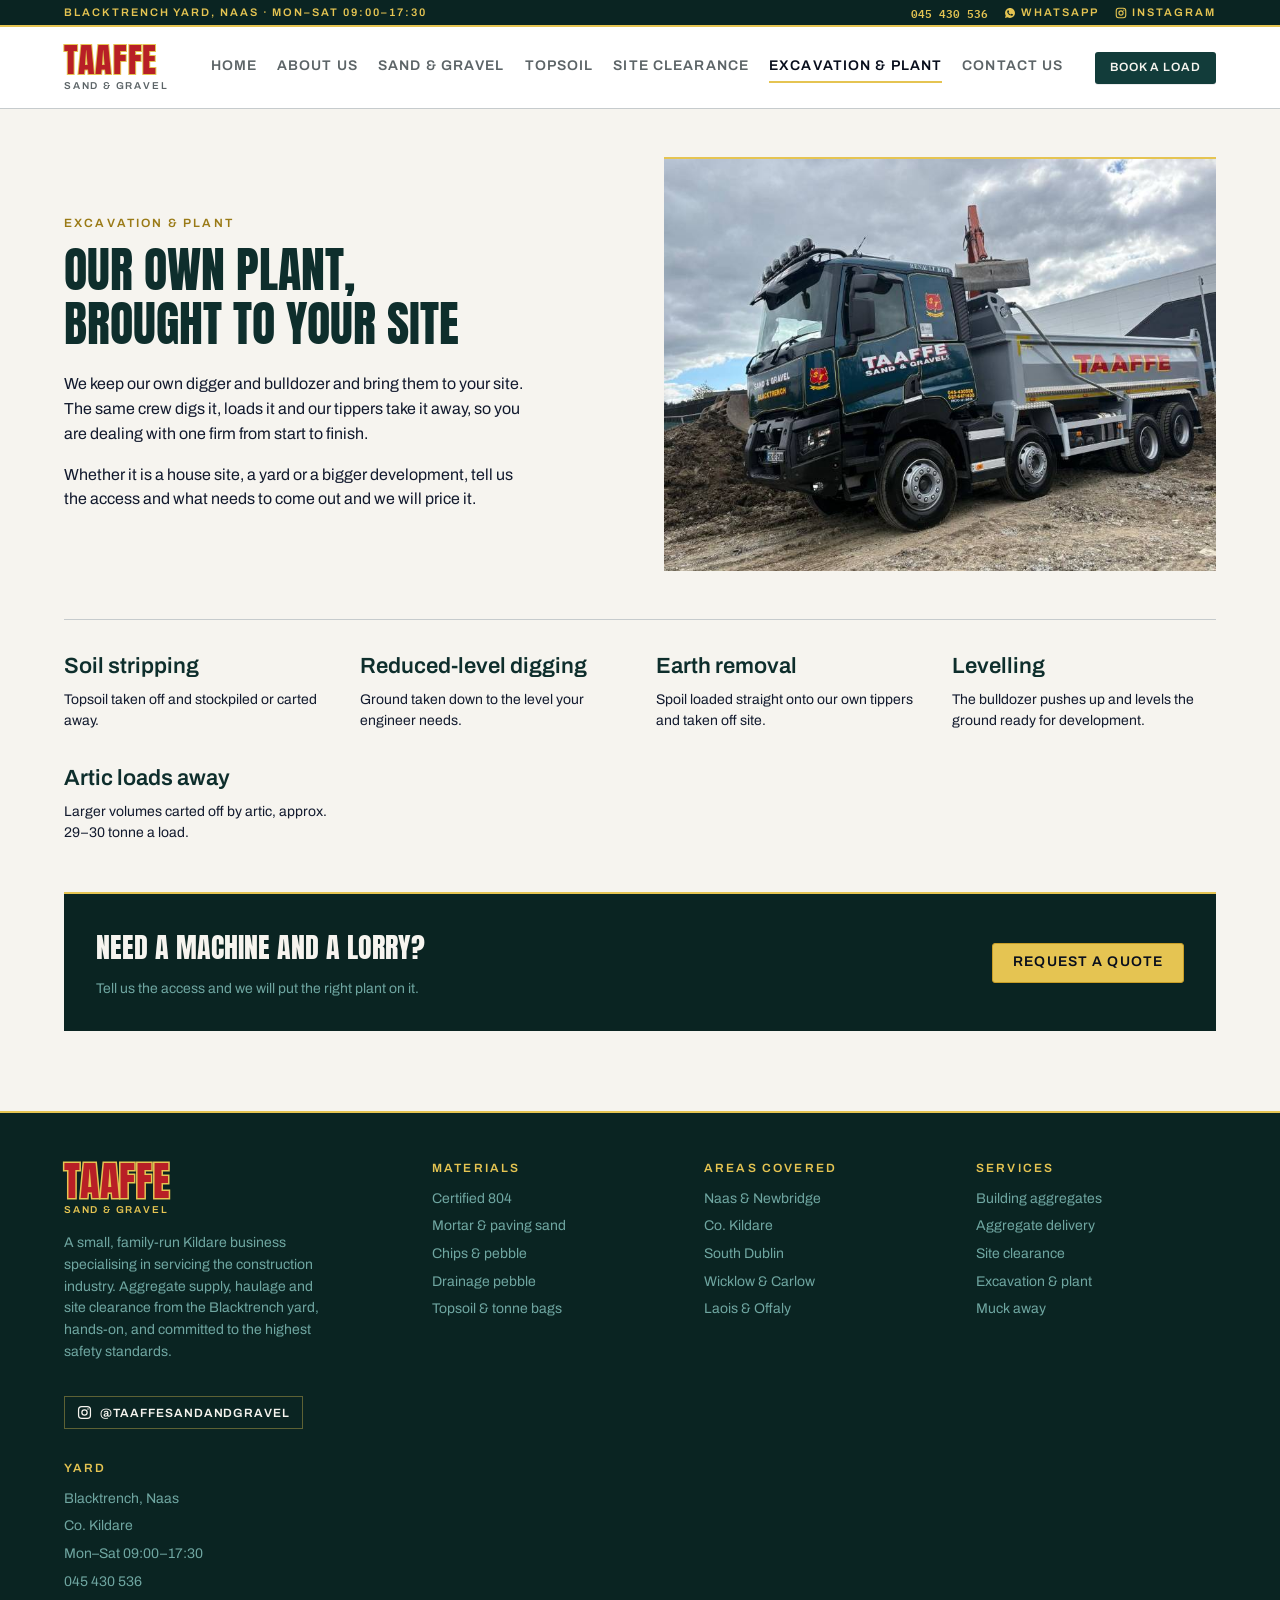
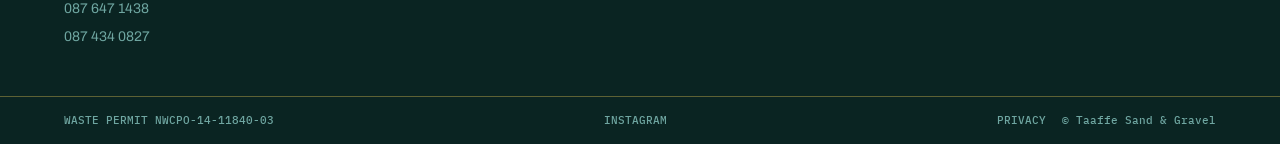
<file: excavation.html>
<!DOCTYPE html>
<html lang="en-IE"><head>
<meta charset="utf-8">
<meta name="viewport" content="width=device-width,initial-scale=1">
<title>Excavation &amp; Plant Hire Kildare | Taaffe</title>
<meta name="description" content="Our own digger and bulldozer brought to your site for soil stripping and excavation, with eight-wheel tippers to cart the material away.">
<link rel="canonical" href="https://www.taaffetrucks.ie/excavation">
<meta name="geo.region" content="IE-KE">
<meta name="geo.placename" content="Naas, Co. Kildare">
<meta property="og:type" content="website">
<meta property="og:site_name" content="Taaffe Sand &amp; Gravel">
<meta property="og:title" content="Excavation &amp; Plant Hire Kildare | Taaffe">
<meta property="og:description" content="Our own digger and bulldozer brought to your site for soil stripping and excavation, with eight-wheel tippers to cart the material away.">
<meta property="og:url" content="https://www.taaffetrucks.ie/excavation">
<meta property="og:locale" content="en_IE">
<meta property="og:image" content="https://www.taaffetrucks.ie/images/hero-tipper-loading.jpg">
<meta name="twitter:card" content="summary_large_image">
<link rel="icon" type="image/png" href="images/favicon.png">
<link rel="apple-touch-icon" href="images/favicon.png">
<link rel="preload" as="font" type="font/woff2" href="fonts/Anton-normal-400-latin.woff2" crossorigin>
<link rel="preload" as="font" type="font/woff2" href="fonts/Archivo-normal-400-700-latin.woff2" crossorigin>
<link rel="stylesheet" href="site.css">

<script data-goatcounter="https://taaffetrucks.goatcounter.com/count" async src="//gc.zgo.at/count.js"></script>
</head>
<body>
<a href="#main" class="skip">Skip to content</a>
<header style="position:sticky;top:0;z-index:20;background:var(--surface-card);border-bottom:1px solid var(--border-hairline)"><div style="background:var(--surface-inverse);border-bottom:var(--border-width-keyline) solid var(--keyline-gold)"><div style="max-width:var(--container-max);margin:0 auto;padding:6px var(--space-6);display:flex;justify-content:space-between;font:var(--type-label);font-size:11px;text-transform:uppercase;letter-spacing:var(--tracking-stencil);color:var(--gold-500);white-space:nowrap;gap:var(--space-4)"><span data-m="hide">Blacktrench yard, Naas · Mon–Sat 09:00–17:30</span><span style="display:flex;gap:var(--space-4);align-items:center"><a href="tel:+35345430536" style="font-family:var(--font-mono);letter-spacing:0;color:var(--gold-500);text-decoration:none">045 430 536</a><a href="https://wa.me/353876471438" target="_blank" rel="noreferrer" style="display:inline-flex;align-items:center;gap:5px;color:var(--gold-500);text-decoration:none"><svg width="12" height="12" viewBox="0 0 24 24" fill="currentColor" aria-hidden="true"><path d="M12.04 2C6.58 2 2.13 6.45 2.13 11.91c0 1.75.46 3.46 1.32 4.97L2 22l5.25-1.38a9.9 9.9 0 0 0 4.79 1.22h.01c5.46 0 9.9-4.45 9.9-9.91C21.95 6.45 17.5 2 12.04 2Zm5.8 14.03c-.24.68-1.4 1.3-1.93 1.35-.53.05-1.02.24-3.46-.72-2.94-1.16-4.79-4.2-4.93-4.4-.15-.19-1.17-1.55-1.17-2.96 0-1.4.73-2.09 1-2.38.24-.24.53-.29.72-.29l.53.01c.17 0 .4-.06.62.48.24.58.8 1.98.87 2.12.07.15.12.32.02.51-.1.19-.15.31-.29.48l-.44.51c-.15.14-.3.3-.13.6.17.29.75 1.29 1.6 2.09 1.1 1.02 2.02 1.34 2.31 1.49.29.14.46.12.63-.08l.9-1.04c.22-.27.4-.19.68-.09l1.93.91c.29.14.48.21.55.33.07.12.07.68-.17 1.35Z"></path></svg>WhatsApp</a><a href="https://www.instagram.com/taaffesandandgravel/" target="_blank" rel="noreferrer" style="display:inline-flex;align-items:center;gap:5px;color:var(--gold-500);text-decoration:none"><svg width="12" height="12" viewBox="0 0 24 24" fill="none" stroke="currentColor" stroke-width="2.2" aria-hidden="true"><rect x="2.5" y="2.5" width="19" height="19" rx="5"></rect><circle cx="12" cy="12" r="4.2"></circle><circle cx="17.6" cy="6.4" r="1.3" fill="currentColor" stroke="none"></circle></svg>Instagram</a></span></div></div><div style="position:relative;max-width:var(--container-max);margin:0 auto;padding:var(--space-4) var(--space-6);display:flex;align-items:center;gap:var(--space-8)"><a style="border:0;background:transparent;cursor:pointer;padding:0;text-decoration:none;box-sizing:border-box" href="index.html"><div style="line-height:1"><div style="font-family:var(--font-display);font-size:34px;text-transform:uppercase;letter-spacing:0.02em;color:var(--red-600);-webkit-text-stroke:2px var(--gold-500);paint-order:stroke fill">Taaffe</div><div style="font:var(--type-label);font-size:10px;text-transform:uppercase;letter-spacing:var(--tracking-stencil);color:var(--text-muted);margin-top:3px">Sand &amp; gravel</div></div></a><button data-m="burger" aria-label="Open menu" aria-expanded="false" style="display:none;margin-left:auto;width:44px;height:44px;border:1px solid var(--border-hairline);background:transparent;cursor:pointer;align-items:center;justify-content:center;font:var(--type-label);font-size:20px;color:var(--green-800)">☰</button><nav data-m="nav" data-open="false" style="display:flex;flex-wrap:wrap;gap:var(--space-5);margin-left:auto"><a style="border:0;background:transparent;cursor:pointer;padding:6px 0;font:var(--type-label);font-size:var(--text-sm);text-transform:uppercase;letter-spacing:var(--tracking-label);white-space:nowrap;color:var(--text-muted);border-bottom:var(--border-width-keyline) solid transparent;text-decoration:none;box-sizing:border-box" href="index.html">Home</a><a style="border:0;background:transparent;cursor:pointer;padding:6px 0;font:var(--type-label);font-size:var(--text-sm);text-transform:uppercase;letter-spacing:var(--tracking-label);white-space:nowrap;color:var(--text-muted);border-bottom:var(--border-width-keyline) solid transparent;text-decoration:none;box-sizing:border-box" href="index.html#about">About us</a><a style="border:0;background:transparent;cursor:pointer;padding:6px 0;font:var(--type-label);font-size:var(--text-sm);text-transform:uppercase;letter-spacing:var(--tracking-label);white-space:nowrap;color:var(--text-muted);border-bottom:var(--border-width-keyline) solid transparent;text-decoration:none;box-sizing:border-box" href="sand-and-gravel.html">Sand &amp; gravel</a><a style="border:0;background:transparent;cursor:pointer;padding:6px 0;font:var(--type-label);font-size:var(--text-sm);text-transform:uppercase;letter-spacing:var(--tracking-label);white-space:nowrap;color:var(--text-muted);border-bottom:var(--border-width-keyline) solid transparent;text-decoration:none;box-sizing:border-box" href="topsoil.html">Topsoil</a><a style="border:0;background:transparent;cursor:pointer;padding:6px 0;font:var(--type-label);font-size:var(--text-sm);text-transform:uppercase;letter-spacing:var(--tracking-label);white-space:nowrap;color:var(--text-muted);border-bottom:var(--border-width-keyline) solid transparent;text-decoration:none;box-sizing:border-box" href="site-clearance.html">Site clearance</a><a style="border:0;background:transparent;cursor:pointer;padding:6px 0;font:var(--type-label);font-size:var(--text-sm);text-transform:uppercase;letter-spacing:var(--tracking-label);white-space:nowrap;color:var(--text-strong);border-bottom:var(--border-width-keyline) solid var(--keyline-gold);text-decoration:none;box-sizing:border-box" href="excavation.html">Excavation &amp; plant</a><a style="border:0;background:transparent;cursor:pointer;padding:6px 0;font:var(--type-label);font-size:var(--text-sm);text-transform:uppercase;letter-spacing:var(--tracking-label);white-space:nowrap;color:var(--text-muted);border-bottom:var(--border-width-keyline) solid transparent;text-decoration:none;box-sizing:border-box" href="contact.html">Contact us</a></nav><span data-m="hide"><a data-btn="primary" style="display:inline-flex;align-items:center;justify-content:center;gap:var(--space-2);height:var(--control-h-sm);padding:0 14px;font:var(--type-label);font-size:var(--text-xs);font-family:var(--font-ui);font-weight:var(--weight-semibold);text-transform:uppercase;letter-spacing:var(--tracking-label);white-space:nowrap;border-radius:var(--radius-sm);cursor:pointer;opacity:1;transform:none;transition:var(--transition-control);outline:none;outline-offset:2px;background:var(--brand-primary);color:var(--text-inverse);border:1px solid transparent;box-shadow:var(--shadow-flat);text-decoration:none;box-sizing:border-box" href="contact.html">Book a load</a></span></div></header><main id="main" style="max-width:var(--container-max);margin:0 auto;padding:var(--space-12) var(--space-6) var(--section-y)"><div style="display:grid;grid-template-columns:repeat(auto-fit, minmax(min(100%, 340px), 1fr));gap:var(--space-12);align-items:center"><div><div style="font:var(--type-label);text-transform:uppercase;letter-spacing:var(--tracking-stencil);color:var(--text-accent)">Excavation &amp; plant</div><h1 style="margin:var(--space-3) 0 var(--space-5);font-family:var(--font-display);font-weight:400;font-size:var(--text-3xl);text-transform:uppercase;line-height:1.14;color:var(--green-800);max-width:20ch">Our own plant,<br/>brought to your site</h1><p style="font:var(--type-body);color:var(--text-body);max-width:52ch;margin:0">We keep our own digger and bulldozer and bring them to your site. The same crew digs it, loads it and our tippers take it away, so you are dealing with one firm from start to finish.</p><p style="font:var(--type-body);color:var(--text-body);max-width:52ch;margin:var(--space-4) 0 0">Whether it is a house site, a yard or a bigger development, tell us the access and what needs to come out and we will price it.</p></div><img decoding="async" loading="lazy" sizes="(max-width: 860px) 100vw, 50vw" src="images/digger-filling-tipper.jpg" srcset="images/digger-filling-tipper-800.jpg 800w, images/digger-filling-tipper.jpg 1200w" alt="Digger loading a Taaffe eight-wheel tipper on site" style="width:100%;aspect-ratio:4 / 3;object-fit:cover;display:block;border-top:var(--border-width-keyline) solid var(--keyline-gold)"/></div><div style="margin-top:var(--space-12);display:grid;grid-template-columns:repeat(auto-fit, minmax(220px, 1fr));gap:var(--space-8);border-top:1px solid var(--border-hairline);padding-top:var(--space-8)"><div><h2 style="font:var(--type-h3);color:var(--green-800);margin:0">Soil stripping</h2><p style="font:var(--type-body-sm);color:var(--text-body);margin:var(--space-2) 0 0">Topsoil taken off and stockpiled or carted away.</p></div><div><h2 style="font:var(--type-h3);color:var(--green-800);margin:0">Reduced-level digging</h2><p style="font:var(--type-body-sm);color:var(--text-body);margin:var(--space-2) 0 0">Ground taken down to the level your engineer needs.</p></div><div><h2 style="font:var(--type-h3);color:var(--green-800);margin:0">Earth removal</h2><p style="font:var(--type-body-sm);color:var(--text-body);margin:var(--space-2) 0 0">Spoil loaded straight onto our own tippers and taken off site.</p></div><div><h2 style="font:var(--type-h3);color:var(--green-800);margin:0">Levelling</h2><p style="font:var(--type-body-sm);color:var(--text-body);margin:var(--space-2) 0 0">The bulldozer pushes up and levels the ground ready for development.</p></div><div><h2 style="font:var(--type-h3);color:var(--green-800);margin:0">Artic loads away</h2><p style="font:var(--type-body-sm);color:var(--text-body);margin:var(--space-2) 0 0">Larger volumes carted off by artic, approx. 29–30 tonne a load.</p></div></div><div style="flex-wrap:wrap;margin-top:var(--space-12);background:var(--surface-inverse);border-top:var(--border-width-keyline) solid var(--keyline-gold);padding:var(--space-8);display:flex;align-items:center;justify-content:space-between;gap:var(--space-6)"><div><h2 style="margin:0;font-family:var(--font-display);font-weight:400;font-size:var(--text-xl);text-transform:uppercase;color:var(--paper)">Need a machine and a lorry?</h2><p style="font:var(--type-body-sm);color:var(--text-inverse-muted);margin:var(--space-2) 0 0">Tell us the access and we will put the right plant on it.</p></div><a data-btn="accent" style="display:inline-flex;align-items:center;justify-content:center;gap:var(--space-2);height:var(--control-h-md);padding:0 20px;font:var(--type-label);font-size:var(--text-sm);font-family:var(--font-ui);font-weight:var(--weight-semibold);text-transform:uppercase;letter-spacing:var(--tracking-label);white-space:nowrap;border-radius:var(--radius-sm);cursor:pointer;opacity:1;transform:none;transition:var(--transition-control);outline:none;outline-offset:2px;background:var(--brand-accent);color:var(--text-on-accent);border:1px solid var(--gold-600);box-shadow:var(--shadow-flat);text-decoration:none;box-sizing:border-box" href="contact.html">Request a quote</a></div></main><footer style="background:var(--surface-inverse);border-top:var(--border-width-keyline) solid var(--keyline-gold);color:var(--text-inverse)"><div data-m="footer" style="max-width:var(--container-max);margin:0 auto;padding:var(--space-12) var(--space-6);display:grid;grid-template-columns:1.4fr 1fr 1fr 1fr;gap:var(--space-8)"><div><div style="line-height:1"><div style="font-family:var(--font-display);font-size:40px;text-transform:uppercase;letter-spacing:0.02em;color:var(--red-600);-webkit-text-stroke:3px var(--gold-500);paint-order:stroke fill">Taaffe</div><div style="font:var(--type-label);font-size:10px;text-transform:uppercase;letter-spacing:var(--tracking-stencil);color:var(--gold-500);margin-top:3px">Sand &amp; gravel</div></div><p style="font:var(--type-body-sm);color:var(--text-inverse-muted);max-width:34ch;margin-top:var(--space-4)">A small, family-run Kildare business specialising in servicing the construction industry. Aggregate supply, haulage and site clearance from the Blacktrench yard, hands-on, and committed to the highest safety standards.</p><a href="https://www.instagram.com/taaffesandandgravel/" target="_blank" rel="noreferrer" style="display:inline-flex;align-items:center;gap:var(--space-2);margin-top:var(--space-5);font:var(--type-label);text-transform:uppercase;letter-spacing:var(--tracking-label);color:var(--paper);text-decoration:none;border:1px solid var(--border-inverse);padding:8px var(--space-3)"><svg width="15" height="15" viewBox="0 0 24 24" fill="none" stroke="currentColor" stroke-width="2" aria-hidden="true"><rect x="2.5" y="2.5" width="19" height="19" rx="5"></rect><circle cx="12" cy="12" r="4.2"></circle><circle cx="17.6" cy="6.4" r="1.2" fill="currentColor" stroke="none"></circle></svg>@taaffesandandgravel</a></div><div><div style="font:var(--type-label);text-transform:uppercase;letter-spacing:var(--tracking-stencil);color:var(--gold-500);margin-bottom:var(--space-3)">Materials</div><div style="display:grid;gap:6px;font:var(--type-body-sm);color:var(--text-inverse-muted)"><span>Certified 804</span><span>Mortar &amp; paving sand</span><span>Chips &amp; pebble</span><span>Drainage pebble</span><span>Topsoil &amp; tonne bags</span></div></div><div><div style="font:var(--type-label);text-transform:uppercase;letter-spacing:var(--tracking-stencil);color:var(--gold-500);margin-bottom:var(--space-3)">Areas covered</div><div style="display:grid;gap:6px;font:var(--type-body-sm);color:var(--text-inverse-muted)"><span>Naas &amp; Newbridge</span><span>Co. Kildare</span><span>South Dublin</span><span>Wicklow &amp; Carlow</span><span>Laois &amp; Offaly</span></div></div><div><div style="font:var(--type-label);text-transform:uppercase;letter-spacing:var(--tracking-stencil);color:var(--gold-500);margin-bottom:var(--space-3)">Services</div><div style="display:grid;gap:6px;font:var(--type-body-sm);color:var(--text-inverse-muted)"><span>Building aggregates</span><span>Aggregate delivery</span><span>Site clearance</span><span>Excavation &amp; plant</span><span>Muck away</span></div></div><div><div style="font:var(--type-label);text-transform:uppercase;letter-spacing:var(--tracking-stencil);color:var(--gold-500);margin-bottom:var(--space-3)">Yard</div><div style="display:grid;gap:6px;font:var(--type-body-sm);color:var(--text-inverse-muted)"><span>Blacktrench, Naas</span><span>Co. Kildare</span><span>Mon–Sat 09:00–17:30</span><span>045 430 536</span><span>087 647 1438</span><span>087 434 0827</span></div></div></div><div style="border-top:1px solid var(--border-inverse)"><div style="max-width:var(--container-max);margin:0 auto;padding:var(--space-4) var(--space-6);display:flex;flex-wrap:wrap;gap:var(--space-3);justify-content:space-between;font:var(--type-docket);font-size:11px;color:var(--text-inverse-muted)"><span>WASTE PERMIT NWCPO-14-11840-03</span><a href="https://www.instagram.com/taaffesandandgravel/" target="_blank" rel="noreferrer" style="color:var(--text-inverse-muted);text-decoration:none">INSTAGRAM</a><span style="display:flex;gap:var(--space-4)"><a href="privacy.html" style="color:var(--text-inverse-muted);text-decoration:none">PRIVACY</a><span>© Taaffe Sand &amp; Gravel</span></span></div></div></footer>
<script src="site.js?v=2" defer></script>
</body>
</html>
</file>
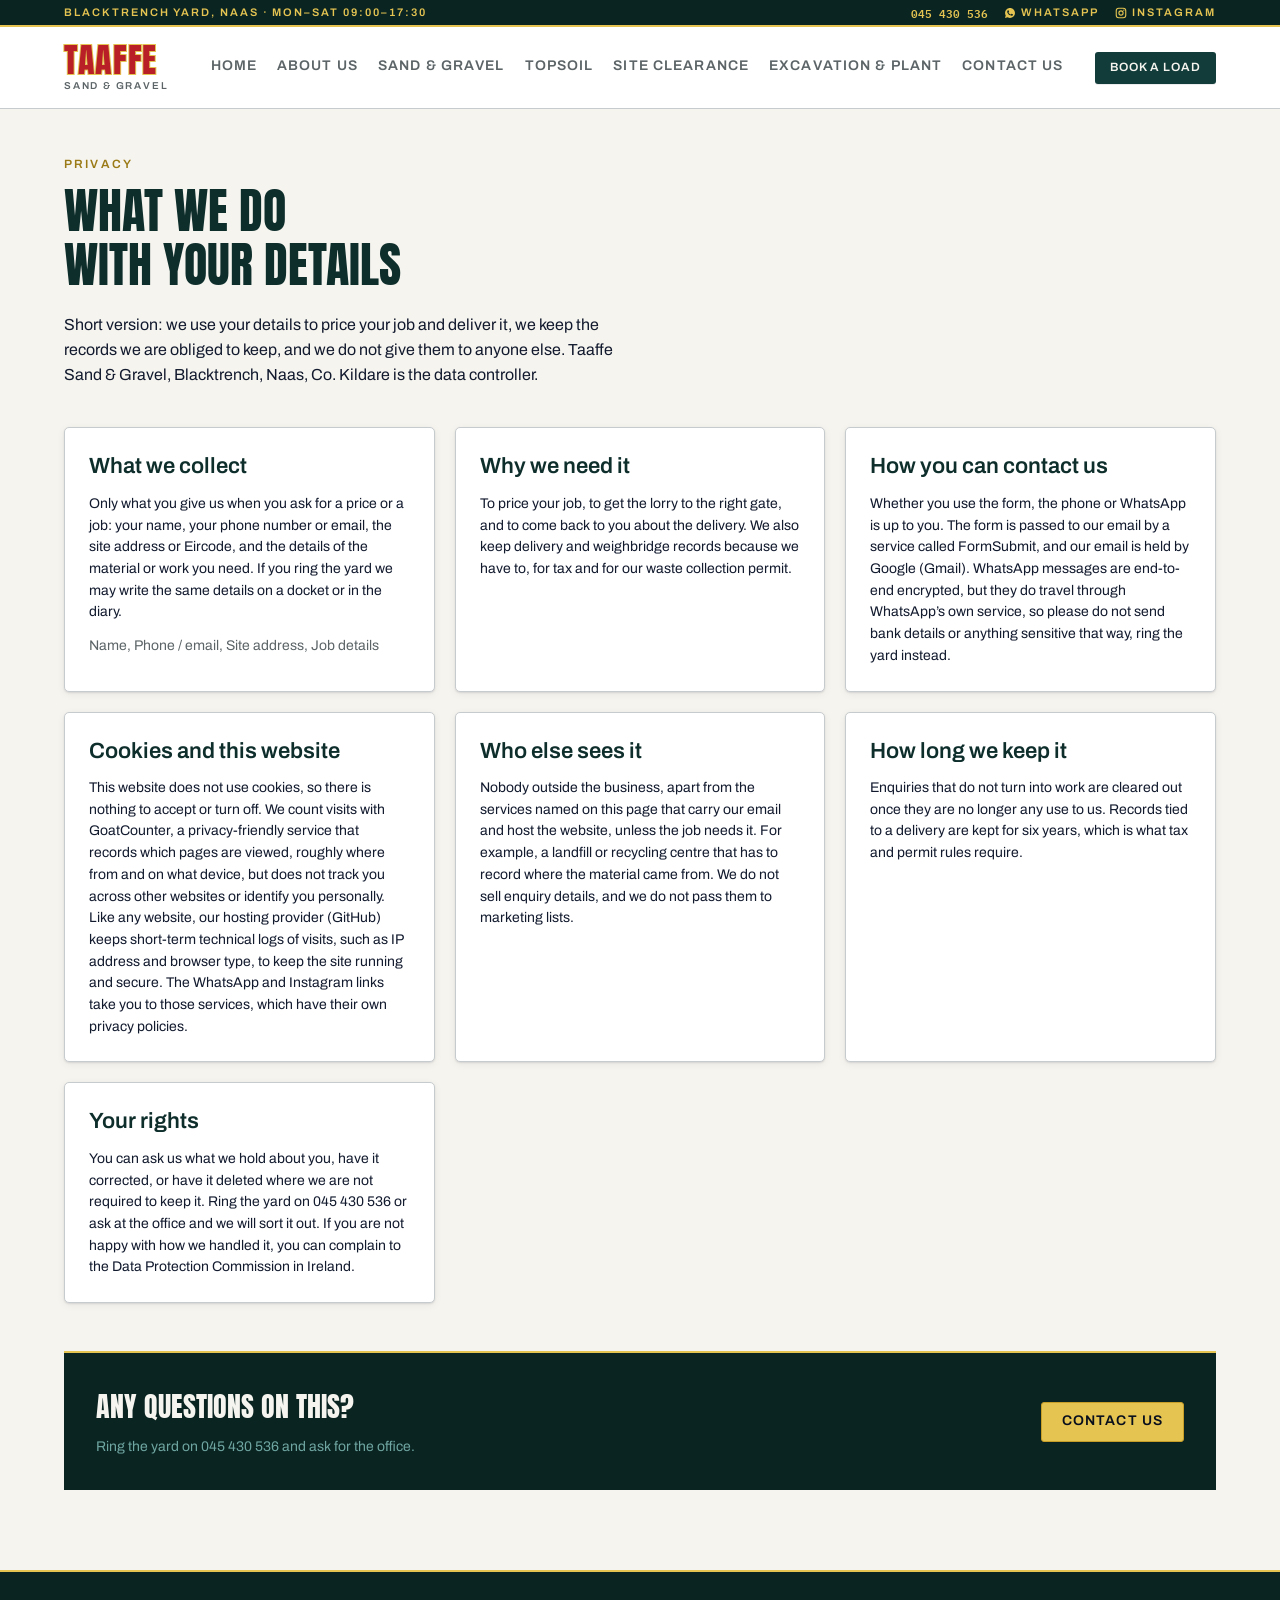
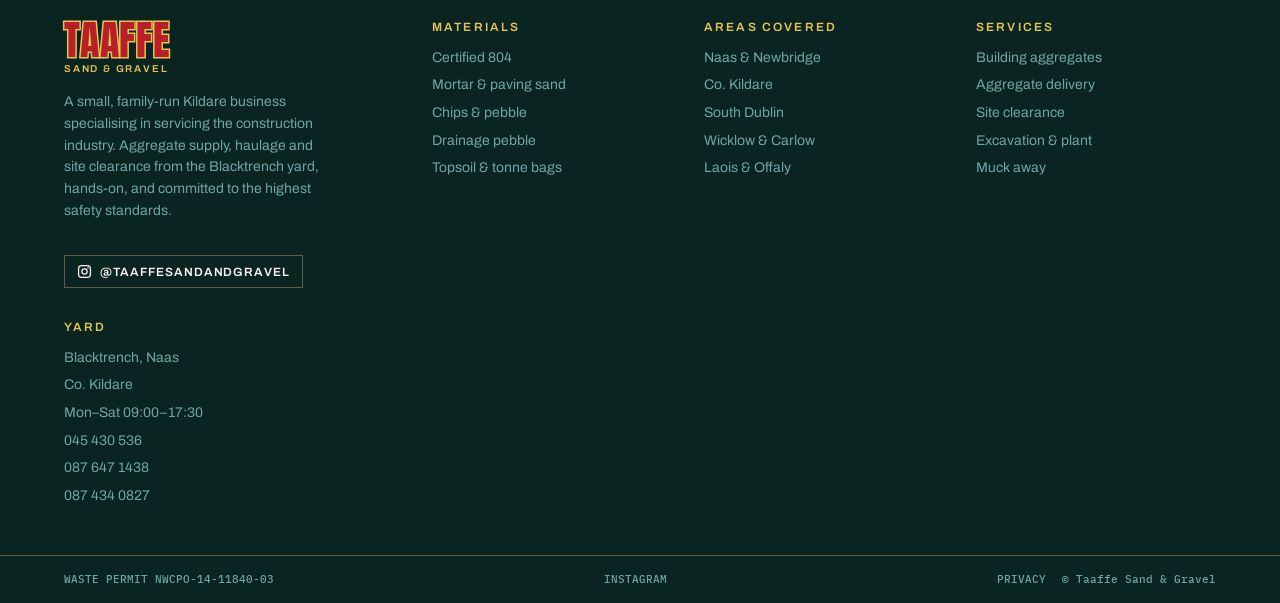
<file: privacy.html>
<!DOCTYPE html>
<html lang="en-IE"><head>
<meta charset="utf-8">
<meta name="viewport" content="width=device-width,initial-scale=1">
<title>Privacy Notice | Taaffe Sand &amp; Gravel</title>
<meta name="description" content="How Taaffe Sand &amp; Gravel use the details you give us when you ask for a price or a job.">
<link rel="canonical" href="https://www.taaffetrucks.ie/privacy">
<meta name="geo.region" content="IE-KE">
<meta name="geo.placename" content="Naas, Co. Kildare">
<meta property="og:type" content="website">
<meta property="og:site_name" content="Taaffe Sand &amp; Gravel">
<meta property="og:title" content="Privacy Notice | Taaffe Sand &amp; Gravel">
<meta property="og:description" content="How Taaffe Sand &amp; Gravel use the details you give us when you ask for a price or a job.">
<meta property="og:url" content="https://www.taaffetrucks.ie/privacy">
<meta property="og:locale" content="en_IE">
<meta property="og:image" content="https://www.taaffetrucks.ie/images/hero-tipper-loading.jpg">
<meta name="twitter:card" content="summary_large_image">
<link rel="icon" type="image/png" href="images/favicon.png">
<link rel="apple-touch-icon" href="images/favicon.png">
<link rel="preload" as="font" type="font/woff2" href="fonts/Anton-normal-400-latin.woff2" crossorigin>
<link rel="preload" as="font" type="font/woff2" href="fonts/Archivo-normal-400-700-latin.woff2" crossorigin>
<link rel="stylesheet" href="site.css">

<script data-goatcounter="https://taaffetrucks.goatcounter.com/count" async src="//gc.zgo.at/count.js"></script>
</head>
<body>
<a href="#main" class="skip">Skip to content</a>
<header style="position:sticky;top:0;z-index:20;background:var(--surface-card);border-bottom:1px solid var(--border-hairline)"><div style="background:var(--surface-inverse);border-bottom:var(--border-width-keyline) solid var(--keyline-gold)"><div style="max-width:var(--container-max);margin:0 auto;padding:6px var(--space-6);display:flex;justify-content:space-between;font:var(--type-label);font-size:11px;text-transform:uppercase;letter-spacing:var(--tracking-stencil);color:var(--gold-500);white-space:nowrap;gap:var(--space-4)"><span data-m="hide">Blacktrench yard, Naas · Mon–Sat 09:00–17:30</span><span style="display:flex;gap:var(--space-4);align-items:center"><a href="tel:+35345430536" style="font-family:var(--font-mono);letter-spacing:0;color:var(--gold-500);text-decoration:none">045 430 536</a><a href="https://wa.me/353876471438" target="_blank" rel="noreferrer" style="display:inline-flex;align-items:center;gap:5px;color:var(--gold-500);text-decoration:none"><svg width="12" height="12" viewBox="0 0 24 24" fill="currentColor" aria-hidden="true"><path d="M12.04 2C6.58 2 2.13 6.45 2.13 11.91c0 1.75.46 3.46 1.32 4.97L2 22l5.25-1.38a9.9 9.9 0 0 0 4.79 1.22h.01c5.46 0 9.9-4.45 9.9-9.91C21.95 6.45 17.5 2 12.04 2Zm5.8 14.03c-.24.68-1.4 1.3-1.93 1.35-.53.05-1.02.24-3.46-.72-2.94-1.16-4.79-4.2-4.93-4.4-.15-.19-1.17-1.55-1.17-2.96 0-1.4.73-2.09 1-2.38.24-.24.53-.29.72-.29l.53.01c.17 0 .4-.06.62.48.24.58.8 1.98.87 2.12.07.15.12.32.02.51-.1.19-.15.31-.29.48l-.44.51c-.15.14-.3.3-.13.6.17.29.75 1.29 1.6 2.09 1.1 1.02 2.02 1.34 2.31 1.49.29.14.46.12.63-.08l.9-1.04c.22-.27.4-.19.68-.09l1.93.91c.29.14.48.21.55.33.07.12.07.68-.17 1.35Z"></path></svg>WhatsApp</a><a href="https://www.instagram.com/taaffesandandgravel/" target="_blank" rel="noreferrer" style="display:inline-flex;align-items:center;gap:5px;color:var(--gold-500);text-decoration:none"><svg width="12" height="12" viewBox="0 0 24 24" fill="none" stroke="currentColor" stroke-width="2.2" aria-hidden="true"><rect x="2.5" y="2.5" width="19" height="19" rx="5"></rect><circle cx="12" cy="12" r="4.2"></circle><circle cx="17.6" cy="6.4" r="1.3" fill="currentColor" stroke="none"></circle></svg>Instagram</a></span></div></div><div style="position:relative;max-width:var(--container-max);margin:0 auto;padding:var(--space-4) var(--space-6);display:flex;align-items:center;gap:var(--space-8)"><a style="border:0;background:transparent;cursor:pointer;padding:0;text-decoration:none;box-sizing:border-box" href="index.html"><div style="line-height:1"><div style="font-family:var(--font-display);font-size:34px;text-transform:uppercase;letter-spacing:0.02em;color:var(--red-600);-webkit-text-stroke:2px var(--gold-500);paint-order:stroke fill">Taaffe</div><div style="font:var(--type-label);font-size:10px;text-transform:uppercase;letter-spacing:var(--tracking-stencil);color:var(--text-muted);margin-top:3px">Sand &amp; gravel</div></div></a><button data-m="burger" aria-label="Open menu" aria-expanded="false" style="display:none;margin-left:auto;width:44px;height:44px;border:1px solid var(--border-hairline);background:transparent;cursor:pointer;align-items:center;justify-content:center;font:var(--type-label);font-size:20px;color:var(--green-800)">☰</button><nav data-m="nav" data-open="false" style="display:flex;flex-wrap:wrap;gap:var(--space-5);margin-left:auto"><a style="border:0;background:transparent;cursor:pointer;padding:6px 0;font:var(--type-label);font-size:var(--text-sm);text-transform:uppercase;letter-spacing:var(--tracking-label);white-space:nowrap;color:var(--text-muted);border-bottom:var(--border-width-keyline) solid transparent;text-decoration:none;box-sizing:border-box" href="index.html">Home</a><a style="border:0;background:transparent;cursor:pointer;padding:6px 0;font:var(--type-label);font-size:var(--text-sm);text-transform:uppercase;letter-spacing:var(--tracking-label);white-space:nowrap;color:var(--text-muted);border-bottom:var(--border-width-keyline) solid transparent;text-decoration:none;box-sizing:border-box" href="index.html#about">About us</a><a style="border:0;background:transparent;cursor:pointer;padding:6px 0;font:var(--type-label);font-size:var(--text-sm);text-transform:uppercase;letter-spacing:var(--tracking-label);white-space:nowrap;color:var(--text-muted);border-bottom:var(--border-width-keyline) solid transparent;text-decoration:none;box-sizing:border-box" href="sand-and-gravel.html">Sand &amp; gravel</a><a style="border:0;background:transparent;cursor:pointer;padding:6px 0;font:var(--type-label);font-size:var(--text-sm);text-transform:uppercase;letter-spacing:var(--tracking-label);white-space:nowrap;color:var(--text-muted);border-bottom:var(--border-width-keyline) solid transparent;text-decoration:none;box-sizing:border-box" href="topsoil.html">Topsoil</a><a style="border:0;background:transparent;cursor:pointer;padding:6px 0;font:var(--type-label);font-size:var(--text-sm);text-transform:uppercase;letter-spacing:var(--tracking-label);white-space:nowrap;color:var(--text-muted);border-bottom:var(--border-width-keyline) solid transparent;text-decoration:none;box-sizing:border-box" href="site-clearance.html">Site clearance</a><a style="border:0;background:transparent;cursor:pointer;padding:6px 0;font:var(--type-label);font-size:var(--text-sm);text-transform:uppercase;letter-spacing:var(--tracking-label);white-space:nowrap;color:var(--text-muted);border-bottom:var(--border-width-keyline) solid transparent;text-decoration:none;box-sizing:border-box" href="excavation.html">Excavation &amp; plant</a><a style="border:0;background:transparent;cursor:pointer;padding:6px 0;font:var(--type-label);font-size:var(--text-sm);text-transform:uppercase;letter-spacing:var(--tracking-label);white-space:nowrap;color:var(--text-muted);border-bottom:var(--border-width-keyline) solid transparent;text-decoration:none;box-sizing:border-box" href="contact.html">Contact us</a></nav><span data-m="hide"><a data-btn="primary" style="display:inline-flex;align-items:center;justify-content:center;gap:var(--space-2);height:var(--control-h-sm);padding:0 14px;font:var(--type-label);font-size:var(--text-xs);font-family:var(--font-ui);font-weight:var(--weight-semibold);text-transform:uppercase;letter-spacing:var(--tracking-label);white-space:nowrap;border-radius:var(--radius-sm);cursor:pointer;opacity:1;transform:none;transition:var(--transition-control);outline:none;outline-offset:2px;background:var(--brand-primary);color:var(--text-inverse);border:1px solid transparent;box-shadow:var(--shadow-flat);text-decoration:none;box-sizing:border-box" href="contact.html">Book a load</a></span></div></header><main id="main" style="max-width:var(--container-max);margin:0 auto;padding:var(--space-12) var(--space-6) var(--section-y)"><div style="font:var(--type-label);text-transform:uppercase;letter-spacing:var(--tracking-stencil);color:var(--text-accent)">Privacy</div><h1 style="margin:var(--space-3) 0 var(--space-5);font-family:var(--font-display);font-weight:400;font-size:var(--text-3xl);text-transform:uppercase;line-height:1.14;color:var(--green-800);max-width:26ch">What we do<br/>with your details</h1><p style="font:var(--type-body);color:var(--text-body);max-width:62ch;margin:0 0 var(--space-10)">Short version: we use your details to price your job and deliver it, we keep the records we are obliged to keep, and we do not give them to anyone else. Taaffe Sand &amp; Gravel, Blacktrench, Naas, Co. Kildare is the data controller.</p><div style="display:grid;grid-template-columns:repeat(auto-fit, minmax(min(100%, 300px), 1fr));gap:var(--space-5)"><section style="border-radius:var(--radius-md);box-shadow:var(--shadow-card);transform:none;transition:var(--transition-control);overflow:hidden;background:var(--surface-card);color:var(--text-body);border:1px solid var(--border-hairline)"><div style="padding:var(--space-6)"><h2 style="font:var(--type-h3);color:var(--green-800);margin:0">What we collect</h2><p style="font:var(--type-body-sm);color:var(--text-body);margin:var(--space-3) 0 0">Only what you give us when you ask for a price or a job: your name, your phone number or email, the site address or Eircode, and the details of the material or work you need. If you ring the yard we may write the same details on a docket or in the diary.</p><p style="font:var(--type-body-sm);color:var(--text-muted);margin:var(--space-3) 0 0">Name, Phone / email, Site address, Job details</p></div></section><section style="border-radius:var(--radius-md);box-shadow:var(--shadow-card);transform:none;transition:var(--transition-control);overflow:hidden;background:var(--surface-card);color:var(--text-body);border:1px solid var(--border-hairline)"><div style="padding:var(--space-6)"><h2 style="font:var(--type-h3);color:var(--green-800);margin:0">Why we need it</h2><p style="font:var(--type-body-sm);color:var(--text-body);margin:var(--space-3) 0 0">To price your job, to get the lorry to the right gate, and to come back to you about the delivery. We also keep delivery and weighbridge records because we have to, for tax and for our waste collection permit.</p></div></section><section style="border-radius:var(--radius-md);box-shadow:var(--shadow-card);transform:none;transition:var(--transition-control);overflow:hidden;background:var(--surface-card);color:var(--text-body);border:1px solid var(--border-hairline)"><div style="padding:var(--space-6)"><h2 style="font:var(--type-h3);color:var(--green-800);margin:0">How you can contact us</h2><p style="font:var(--type-body-sm);color:var(--text-body);margin:var(--space-3) 0 0">Whether you use the form, the phone or WhatsApp is up to you. The form is passed to our email by a service called FormSubmit, and our email is held by Google (Gmail). WhatsApp messages are end-to-end encrypted, but they do travel through WhatsApp’s own service, so please do not send bank details or anything sensitive that way, ring the yard instead.</p></div></section><section style="border-radius:var(--radius-md);box-shadow:var(--shadow-card);transform:none;transition:var(--transition-control);overflow:hidden;background:var(--surface-card);color:var(--text-body);border:1px solid var(--border-hairline)"><div style="padding:var(--space-6)"><h2 style="font:var(--type-h3);color:var(--green-800);margin:0">Cookies and this website</h2><p style="font:var(--type-body-sm);color:var(--text-body);margin:var(--space-3) 0 0">This website does not use cookies, so there is nothing to accept or turn off. We count visits with GoatCounter, a privacy-friendly service that records which pages are viewed, roughly where from and on what device, but does not track you across other websites or identify you personally. Like any website, our hosting provider (GitHub) keeps short-term technical logs of visits, such as IP address and browser type, to keep the site running and secure. The WhatsApp and Instagram links take you to those services, which have their own privacy policies.</p></div></section><section style="border-radius:var(--radius-md);box-shadow:var(--shadow-card);transform:none;transition:var(--transition-control);overflow:hidden;background:var(--surface-card);color:var(--text-body);border:1px solid var(--border-hairline)"><div style="padding:var(--space-6)"><h2 style="font:var(--type-h3);color:var(--green-800);margin:0">Who else sees it</h2><p style="font:var(--type-body-sm);color:var(--text-body);margin:var(--space-3) 0 0">Nobody outside the business, apart from the services named on this page that carry our email and host the website, unless the job needs it. For example, a landfill or recycling centre that has to record where the material came from. We do not sell enquiry details, and we do not pass them to marketing lists.</p></div></section><section style="border-radius:var(--radius-md);box-shadow:var(--shadow-card);transform:none;transition:var(--transition-control);overflow:hidden;background:var(--surface-card);color:var(--text-body);border:1px solid var(--border-hairline)"><div style="padding:var(--space-6)"><h2 style="font:var(--type-h3);color:var(--green-800);margin:0">How long we keep it</h2><p style="font:var(--type-body-sm);color:var(--text-body);margin:var(--space-3) 0 0">Enquiries that do not turn into work are cleared out once they are no longer any use to us. Records tied to a delivery are kept for six years, which is what tax and permit rules require.</p></div></section><section style="border-radius:var(--radius-md);box-shadow:var(--shadow-card);transform:none;transition:var(--transition-control);overflow:hidden;background:var(--surface-card);color:var(--text-body);border:1px solid var(--border-hairline)"><div style="padding:var(--space-6)"><h2 style="font:var(--type-h3);color:var(--green-800);margin:0">Your rights</h2><p style="font:var(--type-body-sm);color:var(--text-body);margin:var(--space-3) 0 0">You can ask us what we hold about you, have it corrected, or have it deleted where we are not required to keep it. Ring the yard on 045 430 536 or ask at the office and we will sort it out. If you are not happy with how we handled it, you can complain to the Data Protection Commission in Ireland.</p></div></section></div><div style="flex-wrap:wrap;margin-top:var(--space-12);background:var(--surface-inverse);border-top:var(--border-width-keyline) solid var(--keyline-gold);padding:var(--space-8);display:flex;align-items:center;justify-content:space-between;gap:var(--space-6)"><div><h2 style="margin:0;font-family:var(--font-display);font-weight:400;font-size:var(--text-xl);text-transform:uppercase;color:var(--paper)">Any questions on this?</h2><p style="font:var(--type-body-sm);color:var(--text-inverse-muted);margin:var(--space-2) 0 0">Ring the yard on 045 430 536 and ask for the office.</p></div><a data-btn="accent" style="display:inline-flex;align-items:center;justify-content:center;gap:var(--space-2);height:var(--control-h-md);padding:0 20px;font:var(--type-label);font-size:var(--text-sm);font-family:var(--font-ui);font-weight:var(--weight-semibold);text-transform:uppercase;letter-spacing:var(--tracking-label);white-space:nowrap;border-radius:var(--radius-sm);cursor:pointer;opacity:1;transform:none;transition:var(--transition-control);outline:none;outline-offset:2px;background:var(--brand-accent);color:var(--text-on-accent);border:1px solid var(--gold-600);box-shadow:var(--shadow-flat);text-decoration:none;box-sizing:border-box" href="contact.html">Contact us</a></div></main><footer style="background:var(--surface-inverse);border-top:var(--border-width-keyline) solid var(--keyline-gold);color:var(--text-inverse)"><div data-m="footer" style="max-width:var(--container-max);margin:0 auto;padding:var(--space-12) var(--space-6);display:grid;grid-template-columns:1.4fr 1fr 1fr 1fr;gap:var(--space-8)"><div><div style="line-height:1"><div style="font-family:var(--font-display);font-size:40px;text-transform:uppercase;letter-spacing:0.02em;color:var(--red-600);-webkit-text-stroke:3px var(--gold-500);paint-order:stroke fill">Taaffe</div><div style="font:var(--type-label);font-size:10px;text-transform:uppercase;letter-spacing:var(--tracking-stencil);color:var(--gold-500);margin-top:3px">Sand &amp; gravel</div></div><p style="font:var(--type-body-sm);color:var(--text-inverse-muted);max-width:34ch;margin-top:var(--space-4)">A small, family-run Kildare business specialising in servicing the construction industry. Aggregate supply, haulage and site clearance from the Blacktrench yard, hands-on, and committed to the highest safety standards.</p><a href="https://www.instagram.com/taaffesandandgravel/" target="_blank" rel="noreferrer" style="display:inline-flex;align-items:center;gap:var(--space-2);margin-top:var(--space-5);font:var(--type-label);text-transform:uppercase;letter-spacing:var(--tracking-label);color:var(--paper);text-decoration:none;border:1px solid var(--border-inverse);padding:8px var(--space-3)"><svg width="15" height="15" viewBox="0 0 24 24" fill="none" stroke="currentColor" stroke-width="2" aria-hidden="true"><rect x="2.5" y="2.5" width="19" height="19" rx="5"></rect><circle cx="12" cy="12" r="4.2"></circle><circle cx="17.6" cy="6.4" r="1.2" fill="currentColor" stroke="none"></circle></svg>@taaffesandandgravel</a></div><div><div style="font:var(--type-label);text-transform:uppercase;letter-spacing:var(--tracking-stencil);color:var(--gold-500);margin-bottom:var(--space-3)">Materials</div><div style="display:grid;gap:6px;font:var(--type-body-sm);color:var(--text-inverse-muted)"><span>Certified 804</span><span>Mortar &amp; paving sand</span><span>Chips &amp; pebble</span><span>Drainage pebble</span><span>Topsoil &amp; tonne bags</span></div></div><div><div style="font:var(--type-label);text-transform:uppercase;letter-spacing:var(--tracking-stencil);color:var(--gold-500);margin-bottom:var(--space-3)">Areas covered</div><div style="display:grid;gap:6px;font:var(--type-body-sm);color:var(--text-inverse-muted)"><span>Naas &amp; Newbridge</span><span>Co. Kildare</span><span>South Dublin</span><span>Wicklow &amp; Carlow</span><span>Laois &amp; Offaly</span></div></div><div><div style="font:var(--type-label);text-transform:uppercase;letter-spacing:var(--tracking-stencil);color:var(--gold-500);margin-bottom:var(--space-3)">Services</div><div style="display:grid;gap:6px;font:var(--type-body-sm);color:var(--text-inverse-muted)"><span>Building aggregates</span><span>Aggregate delivery</span><span>Site clearance</span><span>Excavation &amp; plant</span><span>Muck away</span></div></div><div><div style="font:var(--type-label);text-transform:uppercase;letter-spacing:var(--tracking-stencil);color:var(--gold-500);margin-bottom:var(--space-3)">Yard</div><div style="display:grid;gap:6px;font:var(--type-body-sm);color:var(--text-inverse-muted)"><span>Blacktrench, Naas</span><span>Co. Kildare</span><span>Mon–Sat 09:00–17:30</span><span>045 430 536</span><span>087 647 1438</span><span>087 434 0827</span></div></div></div><div style="border-top:1px solid var(--border-inverse)"><div style="max-width:var(--container-max);margin:0 auto;padding:var(--space-4) var(--space-6);display:flex;flex-wrap:wrap;gap:var(--space-3);justify-content:space-between;font:var(--type-docket);font-size:11px;color:var(--text-inverse-muted)"><span>WASTE PERMIT NWCPO-14-11840-03</span><a href="https://www.instagram.com/taaffesandandgravel/" target="_blank" rel="noreferrer" style="color:var(--text-inverse-muted);text-decoration:none">INSTAGRAM</a><span style="display:flex;gap:var(--space-4)"><a href="privacy.html" style="color:var(--text-inverse-muted);text-decoration:none">PRIVACY</a><span>© Taaffe Sand &amp; Gravel</span></span></div></div></footer>
<script src="site.js?v=2" defer></script>
</body>
</html>
</file>
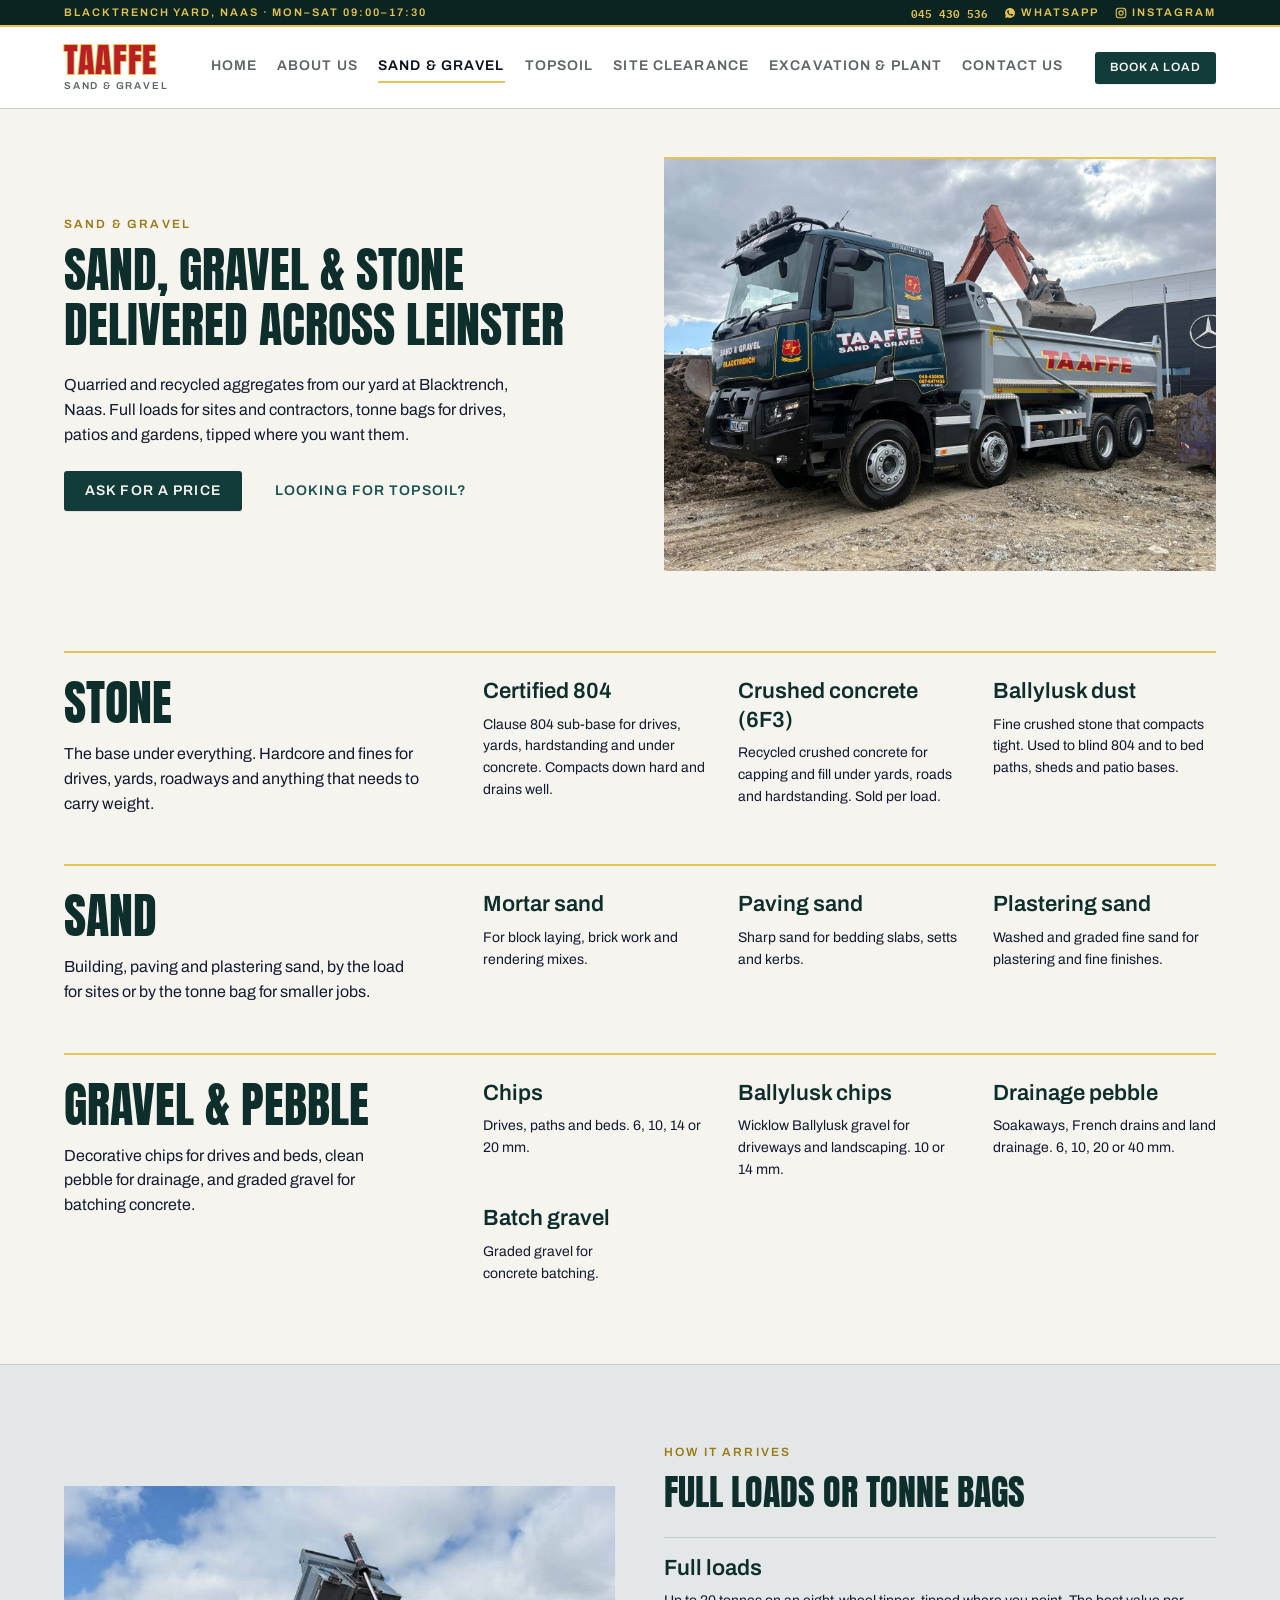
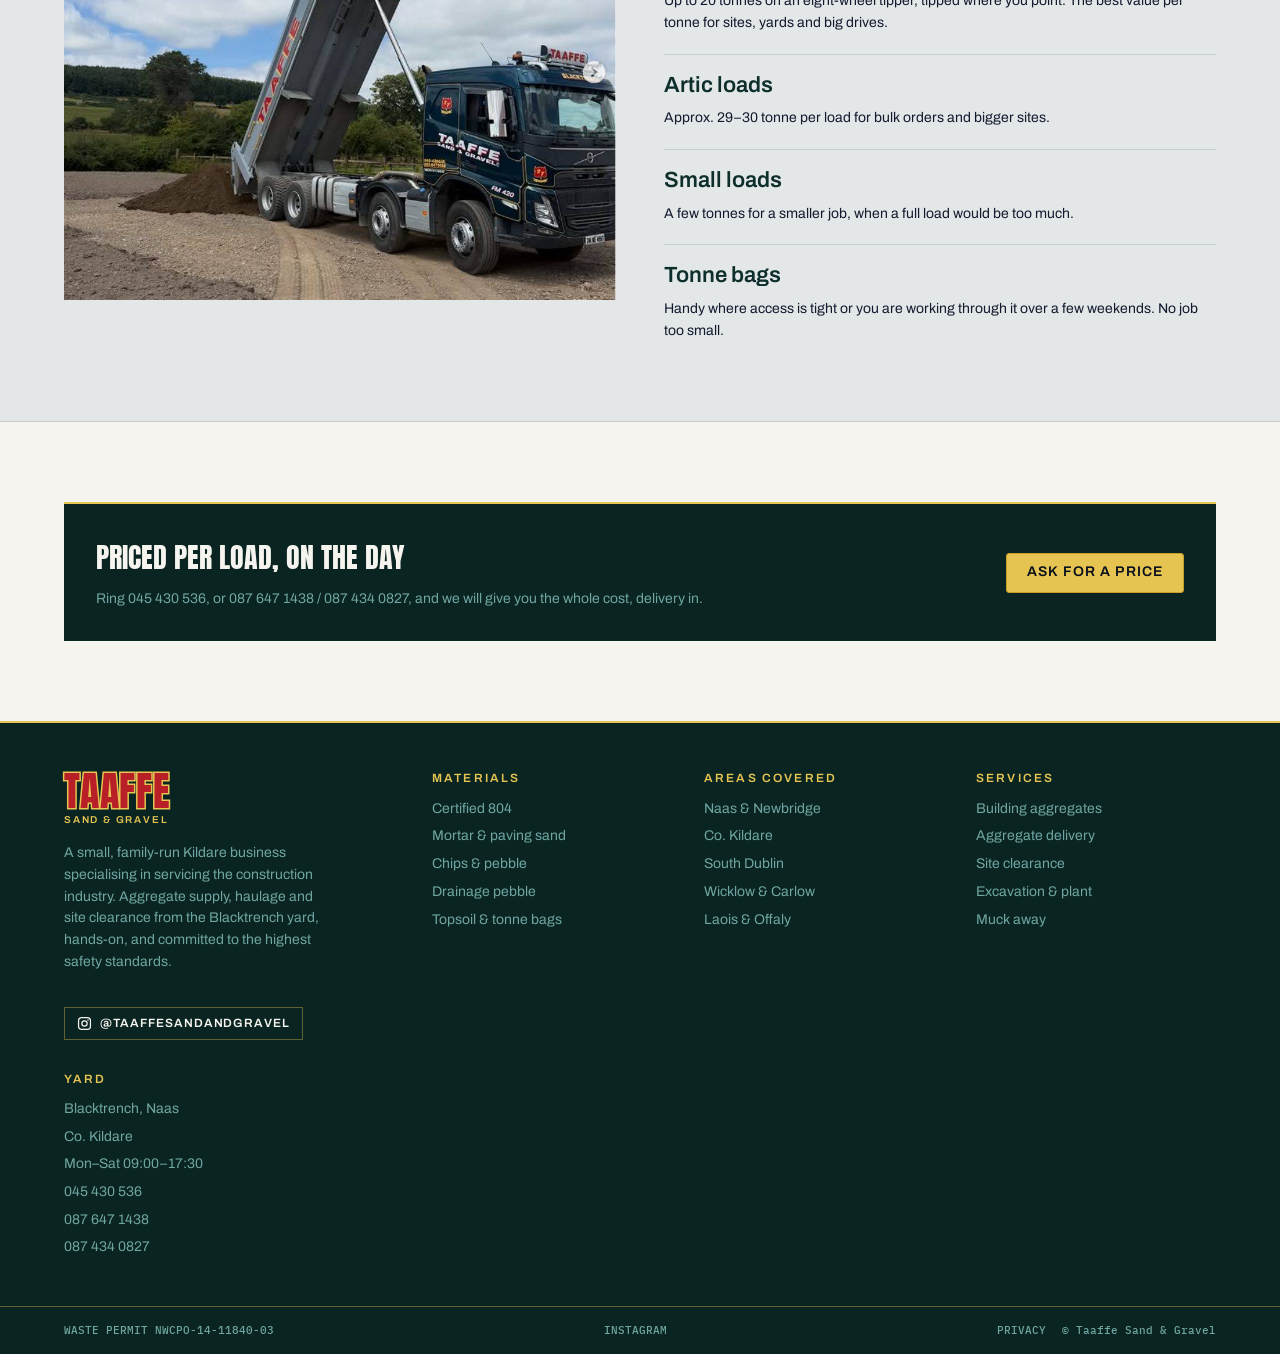
<file: sand-and-gravel.html>
<!DOCTYPE html>
<html lang="en-IE"><head>
<meta charset="utf-8">
<meta name="viewport" content="width=device-width,initial-scale=1">
<title>Sand &amp; Gravel Delivered Kildare &amp; Dublin | Taaffe</title>
<meta name="description" content="Certified 804, crushed concrete (6F3), mortar, paving and plastering sand, chips, drainage pebble and batch gravel delivered across Kildare, Dublin and Leinster from Naas. Artic loads of approx. 29–30 tonne available.">
<link rel="canonical" href="https://www.taaffetrucks.ie/sand-and-gravel">
<meta name="geo.region" content="IE-KE">
<meta name="geo.placename" content="Naas, Co. Kildare">
<meta property="og:type" content="website">
<meta property="og:site_name" content="Taaffe Sand &amp; Gravel">
<meta property="og:title" content="Sand &amp; Gravel Delivered Kildare &amp; Dublin | Taaffe">
<meta property="og:description" content="Certified 804, crushed concrete (6F3), mortar, paving and plastering sand, chips, drainage pebble and batch gravel delivered across Kildare, Dublin and Leinster from Naas. Artic loads of approx. 29–30 tonne available.">
<meta property="og:url" content="https://www.taaffetrucks.ie/sand-and-gravel">
<meta property="og:locale" content="en_IE">
<meta property="og:image" content="https://www.taaffetrucks.ie/images/hero-tipper-loading.jpg">
<meta name="twitter:card" content="summary_large_image">
<link rel="icon" type="image/png" href="images/favicon.png">
<link rel="apple-touch-icon" href="images/favicon.png">
<link rel="preload" as="font" type="font/woff2" href="fonts/Anton-normal-400-latin.woff2" crossorigin>
<link rel="preload" as="font" type="font/woff2" href="fonts/Archivo-normal-400-700-latin.woff2" crossorigin>
<link rel="stylesheet" href="site.css">

<script data-goatcounter="https://taaffetrucks.goatcounter.com/count" async src="//gc.zgo.at/count.js"></script>
</head>
<body>
<a href="#main" class="skip">Skip to content</a>
<header style="position:sticky;top:0;z-index:20;background:var(--surface-card);border-bottom:1px solid var(--border-hairline)"><div style="background:var(--surface-inverse);border-bottom:var(--border-width-keyline) solid var(--keyline-gold)"><div style="max-width:var(--container-max);margin:0 auto;padding:6px var(--space-6);display:flex;justify-content:space-between;font:var(--type-label);font-size:11px;text-transform:uppercase;letter-spacing:var(--tracking-stencil);color:var(--gold-500);white-space:nowrap;gap:var(--space-4)"><span data-m="hide">Blacktrench yard, Naas · Mon–Sat 09:00–17:30</span><span style="display:flex;gap:var(--space-4);align-items:center"><a href="tel:+35345430536" style="font-family:var(--font-mono);letter-spacing:0;color:var(--gold-500);text-decoration:none">045 430 536</a><a href="https://wa.me/353876471438" target="_blank" rel="noreferrer" style="display:inline-flex;align-items:center;gap:5px;color:var(--gold-500);text-decoration:none"><svg width="12" height="12" viewBox="0 0 24 24" fill="currentColor" aria-hidden="true"><path d="M12.04 2C6.58 2 2.13 6.45 2.13 11.91c0 1.75.46 3.46 1.32 4.97L2 22l5.25-1.38a9.9 9.9 0 0 0 4.79 1.22h.01c5.46 0 9.9-4.45 9.9-9.91C21.95 6.45 17.5 2 12.04 2Zm5.8 14.03c-.24.68-1.4 1.3-1.93 1.35-.53.05-1.02.24-3.46-.72-2.94-1.16-4.79-4.2-4.93-4.4-.15-.19-1.17-1.55-1.17-2.96 0-1.4.73-2.09 1-2.38.24-.24.53-.29.72-.29l.53.01c.17 0 .4-.06.62.48.24.58.8 1.98.87 2.12.07.15.12.32.02.51-.1.19-.15.31-.29.48l-.44.51c-.15.14-.3.3-.13.6.17.29.75 1.29 1.6 2.09 1.1 1.02 2.02 1.34 2.31 1.49.29.14.46.12.63-.08l.9-1.04c.22-.27.4-.19.68-.09l1.93.91c.29.14.48.21.55.33.07.12.07.68-.17 1.35Z"></path></svg>WhatsApp</a><a href="https://www.instagram.com/taaffesandandgravel/" target="_blank" rel="noreferrer" style="display:inline-flex;align-items:center;gap:5px;color:var(--gold-500);text-decoration:none"><svg width="12" height="12" viewBox="0 0 24 24" fill="none" stroke="currentColor" stroke-width="2.2" aria-hidden="true"><rect x="2.5" y="2.5" width="19" height="19" rx="5"></rect><circle cx="12" cy="12" r="4.2"></circle><circle cx="17.6" cy="6.4" r="1.3" fill="currentColor" stroke="none"></circle></svg>Instagram</a></span></div></div><div style="position:relative;max-width:var(--container-max);margin:0 auto;padding:var(--space-4) var(--space-6);display:flex;align-items:center;gap:var(--space-8)"><a style="border:0;background:transparent;cursor:pointer;padding:0;text-decoration:none;box-sizing:border-box" href="index.html"><div style="line-height:1"><div style="font-family:var(--font-display);font-size:34px;text-transform:uppercase;letter-spacing:0.02em;color:var(--red-600);-webkit-text-stroke:2px var(--gold-500);paint-order:stroke fill">Taaffe</div><div style="font:var(--type-label);font-size:10px;text-transform:uppercase;letter-spacing:var(--tracking-stencil);color:var(--text-muted);margin-top:3px">Sand &amp; gravel</div></div></a><button data-m="burger" aria-label="Open menu" aria-expanded="false" style="display:none;margin-left:auto;width:44px;height:44px;border:1px solid var(--border-hairline);background:transparent;cursor:pointer;align-items:center;justify-content:center;font:var(--type-label);font-size:20px;color:var(--green-800)">☰</button><nav data-m="nav" data-open="false" style="display:flex;flex-wrap:wrap;gap:var(--space-5);margin-left:auto"><a style="border:0;background:transparent;cursor:pointer;padding:6px 0;font:var(--type-label);font-size:var(--text-sm);text-transform:uppercase;letter-spacing:var(--tracking-label);white-space:nowrap;color:var(--text-muted);border-bottom:var(--border-width-keyline) solid transparent;text-decoration:none;box-sizing:border-box" href="index.html">Home</a><a style="border:0;background:transparent;cursor:pointer;padding:6px 0;font:var(--type-label);font-size:var(--text-sm);text-transform:uppercase;letter-spacing:var(--tracking-label);white-space:nowrap;color:var(--text-muted);border-bottom:var(--border-width-keyline) solid transparent;text-decoration:none;box-sizing:border-box" href="index.html#about">About us</a><a style="border:0;background:transparent;cursor:pointer;padding:6px 0;font:var(--type-label);font-size:var(--text-sm);text-transform:uppercase;letter-spacing:var(--tracking-label);white-space:nowrap;color:var(--text-strong);border-bottom:var(--border-width-keyline) solid var(--keyline-gold);text-decoration:none;box-sizing:border-box" href="sand-and-gravel.html">Sand &amp; gravel</a><a style="border:0;background:transparent;cursor:pointer;padding:6px 0;font:var(--type-label);font-size:var(--text-sm);text-transform:uppercase;letter-spacing:var(--tracking-label);white-space:nowrap;color:var(--text-muted);border-bottom:var(--border-width-keyline) solid transparent;text-decoration:none;box-sizing:border-box" href="topsoil.html">Topsoil</a><a style="border:0;background:transparent;cursor:pointer;padding:6px 0;font:var(--type-label);font-size:var(--text-sm);text-transform:uppercase;letter-spacing:var(--tracking-label);white-space:nowrap;color:var(--text-muted);border-bottom:var(--border-width-keyline) solid transparent;text-decoration:none;box-sizing:border-box" href="site-clearance.html">Site clearance</a><a style="border:0;background:transparent;cursor:pointer;padding:6px 0;font:var(--type-label);font-size:var(--text-sm);text-transform:uppercase;letter-spacing:var(--tracking-label);white-space:nowrap;color:var(--text-muted);border-bottom:var(--border-width-keyline) solid transparent;text-decoration:none;box-sizing:border-box" href="excavation.html">Excavation &amp; plant</a><a style="border:0;background:transparent;cursor:pointer;padding:6px 0;font:var(--type-label);font-size:var(--text-sm);text-transform:uppercase;letter-spacing:var(--tracking-label);white-space:nowrap;color:var(--text-muted);border-bottom:var(--border-width-keyline) solid transparent;text-decoration:none;box-sizing:border-box" href="contact.html">Contact us</a></nav><span data-m="hide"><a data-btn="primary" style="display:inline-flex;align-items:center;justify-content:center;gap:var(--space-2);height:var(--control-h-sm);padding:0 14px;font:var(--type-label);font-size:var(--text-xs);font-family:var(--font-ui);font-weight:var(--weight-semibold);text-transform:uppercase;letter-spacing:var(--tracking-label);white-space:nowrap;border-radius:var(--radius-sm);cursor:pointer;opacity:1;transform:none;transition:var(--transition-control);outline:none;outline-offset:2px;background:var(--brand-primary);color:var(--text-inverse);border:1px solid transparent;box-shadow:var(--shadow-flat);text-decoration:none;box-sizing:border-box" href="contact.html">Book a load</a></span></div></header><main id="main"><section style="max-width:var(--container-max);margin:0 auto;padding:var(--space-12) var(--space-6) 0;display:grid;grid-template-columns:repeat(auto-fit, minmax(min(100%, 380px), 1fr));gap:var(--space-12);align-items:center"><div><div style="font:var(--type-label);text-transform:uppercase;letter-spacing:var(--tracking-stencil);color:var(--text-accent)">Sand &amp; gravel</div><h1 style="margin:var(--space-3) 0 var(--space-5);font-family:var(--font-display);font-weight:400;font-size:var(--text-3xl);text-transform:uppercase;line-height:1.14;color:var(--green-800);max-width:22ch">Sand, gravel &amp; stone delivered across Leinster</h1><p style="font:var(--type-body);color:var(--text-body);max-width:52ch;margin:0">Quarried and recycled aggregates from our yard at Blacktrench, Naas. Full loads for sites and contractors, tonne bags for drives, patios and gardens, tipped where you want them.</p><div style="display:flex;gap:var(--space-3);margin-top:var(--space-6);flex-wrap:wrap"><a data-btn="primary" style="display:inline-flex;align-items:center;justify-content:center;gap:var(--space-2);height:var(--control-h-md);padding:0 20px;font:var(--type-label);font-size:var(--text-sm);font-family:var(--font-ui);font-weight:var(--weight-semibold);text-transform:uppercase;letter-spacing:var(--tracking-label);white-space:nowrap;border-radius:var(--radius-sm);cursor:pointer;opacity:1;transform:none;transition:var(--transition-control);outline:none;outline-offset:2px;background:var(--brand-primary);color:var(--text-inverse);border:1px solid transparent;box-shadow:var(--shadow-flat);text-decoration:none;box-sizing:border-box" href="contact.html">Ask for a price</a><a data-btn="ghost" style="display:inline-flex;align-items:center;justify-content:center;gap:var(--space-2);height:var(--control-h-md);padding:0 20px;font:var(--type-label);font-size:var(--text-sm);font-family:var(--font-ui);font-weight:var(--weight-semibold);text-transform:uppercase;letter-spacing:var(--tracking-label);white-space:nowrap;border-radius:var(--radius-sm);cursor:pointer;opacity:1;transform:none;transition:var(--transition-control);outline:none;outline-offset:2px;background:transparent;color:var(--text-link);border:1px solid transparent;text-decoration:none;box-sizing:border-box" href="topsoil.html">Looking for topsoil?</a></div></div><img decoding="async" sizes="100vw" src="images/hero-tipper-loading.jpg" srcset="images/hero-tipper-loading-800.jpg 800w, images/hero-tipper-loading.jpg 1600w" alt="Taaffe eight-wheel tipper being loaded with aggregate at the Blacktrench yard" style="width:100%;aspect-ratio:4 / 3;object-fit:cover;display:block;border-top:var(--border-width-keyline) solid var(--keyline-gold)"/></section><section style="max-width:var(--container-max);margin:0 auto;padding:var(--section-y) var(--space-6);display:grid;gap:var(--space-12)"><div style="display:flex;flex-wrap:wrap;gap:var(--space-8);border-top:var(--border-width-keyline) solid var(--keyline-gold);padding-top:var(--space-6)"><div style="flex:1 1 260px"><h2 style="margin:0;font-family:var(--font-display);font-weight:400;font-size:var(--text-3xl);text-transform:uppercase;line-height:1.1;color:var(--green-800)">Stone</h2><p style="font:var(--type-body);color:var(--text-body);max-width:40ch;margin:var(--space-3) 0 0;text-wrap:pretty">The base under everything. Hardcore and fines for drives, yards, roadways and anything that needs to carry weight.</p></div><div style="flex:2 1 480px;display:grid;grid-template-columns:repeat(auto-fit, minmax(min(100%, 220px), 1fr));gap:var(--space-6) var(--space-8)"><div><h3 style="font:var(--type-h3);color:var(--green-800);margin:0">Certified 804</h3><p style="font:var(--type-body-sm);color:var(--text-body);margin:var(--space-2) 0 0;text-wrap:pretty">Clause 804 sub-base for drives, yards, hardstanding and under concrete. Compacts down hard and drains well.</p></div><div><h3 style="font:var(--type-h3);color:var(--green-800);margin:0">Crushed concrete (6F3)</h3><p style="font:var(--type-body-sm);color:var(--text-body);margin:var(--space-2) 0 0;text-wrap:pretty">Recycled crushed concrete for capping and fill under yards, roads and hardstanding. Sold per load.</p></div><div><h3 style="font:var(--type-h3);color:var(--green-800);margin:0">Ballylusk dust</h3><p style="font:var(--type-body-sm);color:var(--text-body);margin:var(--space-2) 0 0;text-wrap:pretty">Fine crushed stone that compacts tight. Used to blind 804 and to bed paths, sheds and patio bases.</p></div></div></div><div style="display:flex;flex-wrap:wrap;gap:var(--space-8);border-top:var(--border-width-keyline) solid var(--keyline-gold);padding-top:var(--space-6)"><div style="flex:1 1 260px"><h2 style="margin:0;font-family:var(--font-display);font-weight:400;font-size:var(--text-3xl);text-transform:uppercase;line-height:1.1;color:var(--green-800)">Sand</h2><p style="font:var(--type-body);color:var(--text-body);max-width:40ch;margin:var(--space-3) 0 0;text-wrap:pretty">Building, paving and plastering sand, by the load for sites or by the tonne bag for smaller jobs.</p></div><div style="flex:2 1 480px;display:grid;grid-template-columns:repeat(auto-fit, minmax(min(100%, 220px), 1fr));gap:var(--space-6) var(--space-8)"><div><h3 style="font:var(--type-h3);color:var(--green-800);margin:0">Mortar sand</h3><p style="font:var(--type-body-sm);color:var(--text-body);margin:var(--space-2) 0 0;text-wrap:pretty">For block laying, brick work and rendering mixes.</p></div><div><h3 style="font:var(--type-h3);color:var(--green-800);margin:0">Paving sand</h3><p style="font:var(--type-body-sm);color:var(--text-body);margin:var(--space-2) 0 0;text-wrap:pretty">Sharp sand for bedding slabs, setts and kerbs.</p></div><div><h3 style="font:var(--type-h3);color:var(--green-800);margin:0">Plastering sand</h3><p style="font:var(--type-body-sm);color:var(--text-body);margin:var(--space-2) 0 0;text-wrap:pretty">Washed and graded fine sand for plastering and fine finishes.</p></div></div></div><div style="display:flex;flex-wrap:wrap;gap:var(--space-8);border-top:var(--border-width-keyline) solid var(--keyline-gold);padding-top:var(--space-6)"><div style="flex:1 1 260px"><h2 style="margin:0;font-family:var(--font-display);font-weight:400;font-size:var(--text-3xl);text-transform:uppercase;line-height:1.1;color:var(--green-800)">Gravel &amp; pebble</h2><p style="font:var(--type-body);color:var(--text-body);max-width:40ch;margin:var(--space-3) 0 0;text-wrap:pretty">Decorative chips for drives and beds, clean pebble for drainage, and graded gravel for batching concrete.</p></div><div style="flex:2 1 480px;display:grid;grid-template-columns:repeat(auto-fit, minmax(min(100%, 220px), 1fr));gap:var(--space-6) var(--space-8)"><div><h3 style="font:var(--type-h3);color:var(--green-800);margin:0">Chips</h3><p style="font:var(--type-body-sm);color:var(--text-body);margin:var(--space-2) 0 0;text-wrap:pretty">Drives, paths and beds. 6, 10, 14 or 20 mm.</p></div><div><h3 style="font:var(--type-h3);color:var(--green-800);margin:0">Ballylusk chips</h3><p style="font:var(--type-body-sm);color:var(--text-body);margin:var(--space-2) 0 0;text-wrap:pretty">Wicklow Ballylusk gravel for driveways and landscaping. 10 or 14 mm.</p></div><div><h3 style="font:var(--type-h3);color:var(--green-800);margin:0">Drainage pebble</h3><p style="font:var(--type-body-sm);color:var(--text-body);margin:var(--space-2) 0 0;text-wrap:pretty">Soakaways, French drains and land drainage. 6, 10, 20 or 40 mm.</p></div><div><h3 style="font:var(--type-h3);color:var(--green-800);margin:0">Batch gravel</h3><p style="font:var(--type-body-sm);color:var(--text-body);margin:var(--space-2) 0 0;text-wrap:pretty">Graded gravel for concrete batching.</p></div></div></div></section><section style="background:var(--surface-steel);border-top:1px solid var(--border-hairline);border-bottom:1px solid var(--border-hairline)"><div style="max-width:var(--container-max);margin:0 auto;padding:var(--section-y) var(--space-6);display:grid;grid-template-columns:repeat(auto-fit, minmax(min(100%, 380px), 1fr));gap:var(--space-12);align-items:center"><img decoding="async" loading="lazy" src="images/tipping-load-on-site.jpg" alt="Taaffe tipper discharging a load of aggregate on site" style="width:100%;aspect-ratio:4 / 3;object-fit:cover;display:block"/><div><div style="font:var(--type-label);text-transform:uppercase;letter-spacing:var(--tracking-stencil);color:var(--text-accent)">How it arrives</div><h2 style="margin:var(--space-3) 0 0;font-family:var(--font-display);font-weight:400;font-size:var(--text-2xl);text-transform:uppercase;line-height:1.14;color:var(--green-800)">Full loads or tonne bags</h2><div style="display:grid;gap:var(--space-5);margin-top:var(--space-6)"><div style="border-top:1px solid var(--border-hairline);padding-top:var(--space-4)"><h3 style="font:var(--type-h3);color:var(--green-800);margin:0">Full loads</h3><p style="font:var(--type-body-sm);color:var(--text-body);margin:var(--space-2) 0 0">Up to 20 tonnes on an eight-wheel tipper, tipped where you point. The best value per tonne for sites, yards and big drives.</p></div><div style="border-top:1px solid var(--border-hairline);padding-top:var(--space-4)"><h3 style="font:var(--type-h3);color:var(--green-800);margin:0">Artic loads</h3><p style="font:var(--type-body-sm);color:var(--text-body);margin:var(--space-2) 0 0">Approx. 29–30 tonne per load for bulk orders and bigger sites.</p></div><div style="border-top:1px solid var(--border-hairline);padding-top:var(--space-4)"><h3 style="font:var(--type-h3);color:var(--green-800);margin:0">Small loads</h3><p style="font:var(--type-body-sm);color:var(--text-body);margin:var(--space-2) 0 0">A few tonnes for a smaller job, when a full load would be too much.</p></div><div style="border-top:1px solid var(--border-hairline);padding-top:var(--space-4)"><h3 style="font:var(--type-h3);color:var(--green-800);margin:0">Tonne bags</h3><p style="font:var(--type-body-sm);color:var(--text-body);margin:var(--space-2) 0 0">Handy where access is tight or you are working through it over a few weekends. No job too small.</p></div></div></div></div></section><section style="max-width:var(--container-max);margin:0 auto;padding:var(--section-y) var(--space-6)"><div style="background:var(--surface-inverse);border-top:var(--border-width-keyline) solid var(--keyline-gold);padding:var(--space-8);display:flex;align-items:center;justify-content:space-between;gap:var(--space-6);flex-wrap:wrap"><div><h2 style="margin:0;font-family:var(--font-display);font-weight:400;font-size:var(--text-xl);text-transform:uppercase;color:var(--paper)">Priced per load, on the day</h2><p style="font:var(--type-body-sm);color:var(--text-inverse-muted);margin:var(--space-2) 0 0">Ring 045 430 536, or 087 647 1438 / 087 434 0827, and we will give you the whole cost, delivery in.</p></div><a data-btn="accent" style="display:inline-flex;align-items:center;justify-content:center;gap:var(--space-2);height:var(--control-h-md);padding:0 20px;font:var(--type-label);font-size:var(--text-sm);font-family:var(--font-ui);font-weight:var(--weight-semibold);text-transform:uppercase;letter-spacing:var(--tracking-label);white-space:nowrap;border-radius:var(--radius-sm);cursor:pointer;opacity:1;transform:none;transition:var(--transition-control);outline:none;outline-offset:2px;background:var(--brand-accent);color:var(--text-on-accent);border:1px solid var(--gold-600);box-shadow:var(--shadow-flat);text-decoration:none;box-sizing:border-box" href="contact.html">Ask for a price</a></div></section></main><footer style="background:var(--surface-inverse);border-top:var(--border-width-keyline) solid var(--keyline-gold);color:var(--text-inverse)"><div data-m="footer" style="max-width:var(--container-max);margin:0 auto;padding:var(--space-12) var(--space-6);display:grid;grid-template-columns:1.4fr 1fr 1fr 1fr;gap:var(--space-8)"><div><div style="line-height:1"><div style="font-family:var(--font-display);font-size:40px;text-transform:uppercase;letter-spacing:0.02em;color:var(--red-600);-webkit-text-stroke:3px var(--gold-500);paint-order:stroke fill">Taaffe</div><div style="font:var(--type-label);font-size:10px;text-transform:uppercase;letter-spacing:var(--tracking-stencil);color:var(--gold-500);margin-top:3px">Sand &amp; gravel</div></div><p style="font:var(--type-body-sm);color:var(--text-inverse-muted);max-width:34ch;margin-top:var(--space-4)">A small, family-run Kildare business specialising in servicing the construction industry. Aggregate supply, haulage and site clearance from the Blacktrench yard, hands-on, and committed to the highest safety standards.</p><a href="https://www.instagram.com/taaffesandandgravel/" target="_blank" rel="noreferrer" style="display:inline-flex;align-items:center;gap:var(--space-2);margin-top:var(--space-5);font:var(--type-label);text-transform:uppercase;letter-spacing:var(--tracking-label);color:var(--paper);text-decoration:none;border:1px solid var(--border-inverse);padding:8px var(--space-3)"><svg width="15" height="15" viewBox="0 0 24 24" fill="none" stroke="currentColor" stroke-width="2" aria-hidden="true"><rect x="2.5" y="2.5" width="19" height="19" rx="5"></rect><circle cx="12" cy="12" r="4.2"></circle><circle cx="17.6" cy="6.4" r="1.2" fill="currentColor" stroke="none"></circle></svg>@taaffesandandgravel</a></div><div><div style="font:var(--type-label);text-transform:uppercase;letter-spacing:var(--tracking-stencil);color:var(--gold-500);margin-bottom:var(--space-3)">Materials</div><div style="display:grid;gap:6px;font:var(--type-body-sm);color:var(--text-inverse-muted)"><span>Certified 804</span><span>Mortar &amp; paving sand</span><span>Chips &amp; pebble</span><span>Drainage pebble</span><span>Topsoil &amp; tonne bags</span></div></div><div><div style="font:var(--type-label);text-transform:uppercase;letter-spacing:var(--tracking-stencil);color:var(--gold-500);margin-bottom:var(--space-3)">Areas covered</div><div style="display:grid;gap:6px;font:var(--type-body-sm);color:var(--text-inverse-muted)"><span>Naas &amp; Newbridge</span><span>Co. Kildare</span><span>South Dublin</span><span>Wicklow &amp; Carlow</span><span>Laois &amp; Offaly</span></div></div><div><div style="font:var(--type-label);text-transform:uppercase;letter-spacing:var(--tracking-stencil);color:var(--gold-500);margin-bottom:var(--space-3)">Services</div><div style="display:grid;gap:6px;font:var(--type-body-sm);color:var(--text-inverse-muted)"><span>Building aggregates</span><span>Aggregate delivery</span><span>Site clearance</span><span>Excavation &amp; plant</span><span>Muck away</span></div></div><div><div style="font:var(--type-label);text-transform:uppercase;letter-spacing:var(--tracking-stencil);color:var(--gold-500);margin-bottom:var(--space-3)">Yard</div><div style="display:grid;gap:6px;font:var(--type-body-sm);color:var(--text-inverse-muted)"><span>Blacktrench, Naas</span><span>Co. Kildare</span><span>Mon–Sat 09:00–17:30</span><span>045 430 536</span><span>087 647 1438</span><span>087 434 0827</span></div></div></div><div style="border-top:1px solid var(--border-inverse)"><div style="max-width:var(--container-max);margin:0 auto;padding:var(--space-4) var(--space-6);display:flex;flex-wrap:wrap;gap:var(--space-3);justify-content:space-between;font:var(--type-docket);font-size:11px;color:var(--text-inverse-muted)"><span>WASTE PERMIT NWCPO-14-11840-03</span><a href="https://www.instagram.com/taaffesandandgravel/" target="_blank" rel="noreferrer" style="color:var(--text-inverse-muted);text-decoration:none">INSTAGRAM</a><span style="display:flex;gap:var(--space-4)"><a href="privacy.html" style="color:var(--text-inverse-muted);text-decoration:none">PRIVACY</a><span>© Taaffe Sand &amp; Gravel</span></span></div></div></footer>
<script src="site.js?v=2" defer></script>
</body>
</html>
</file>
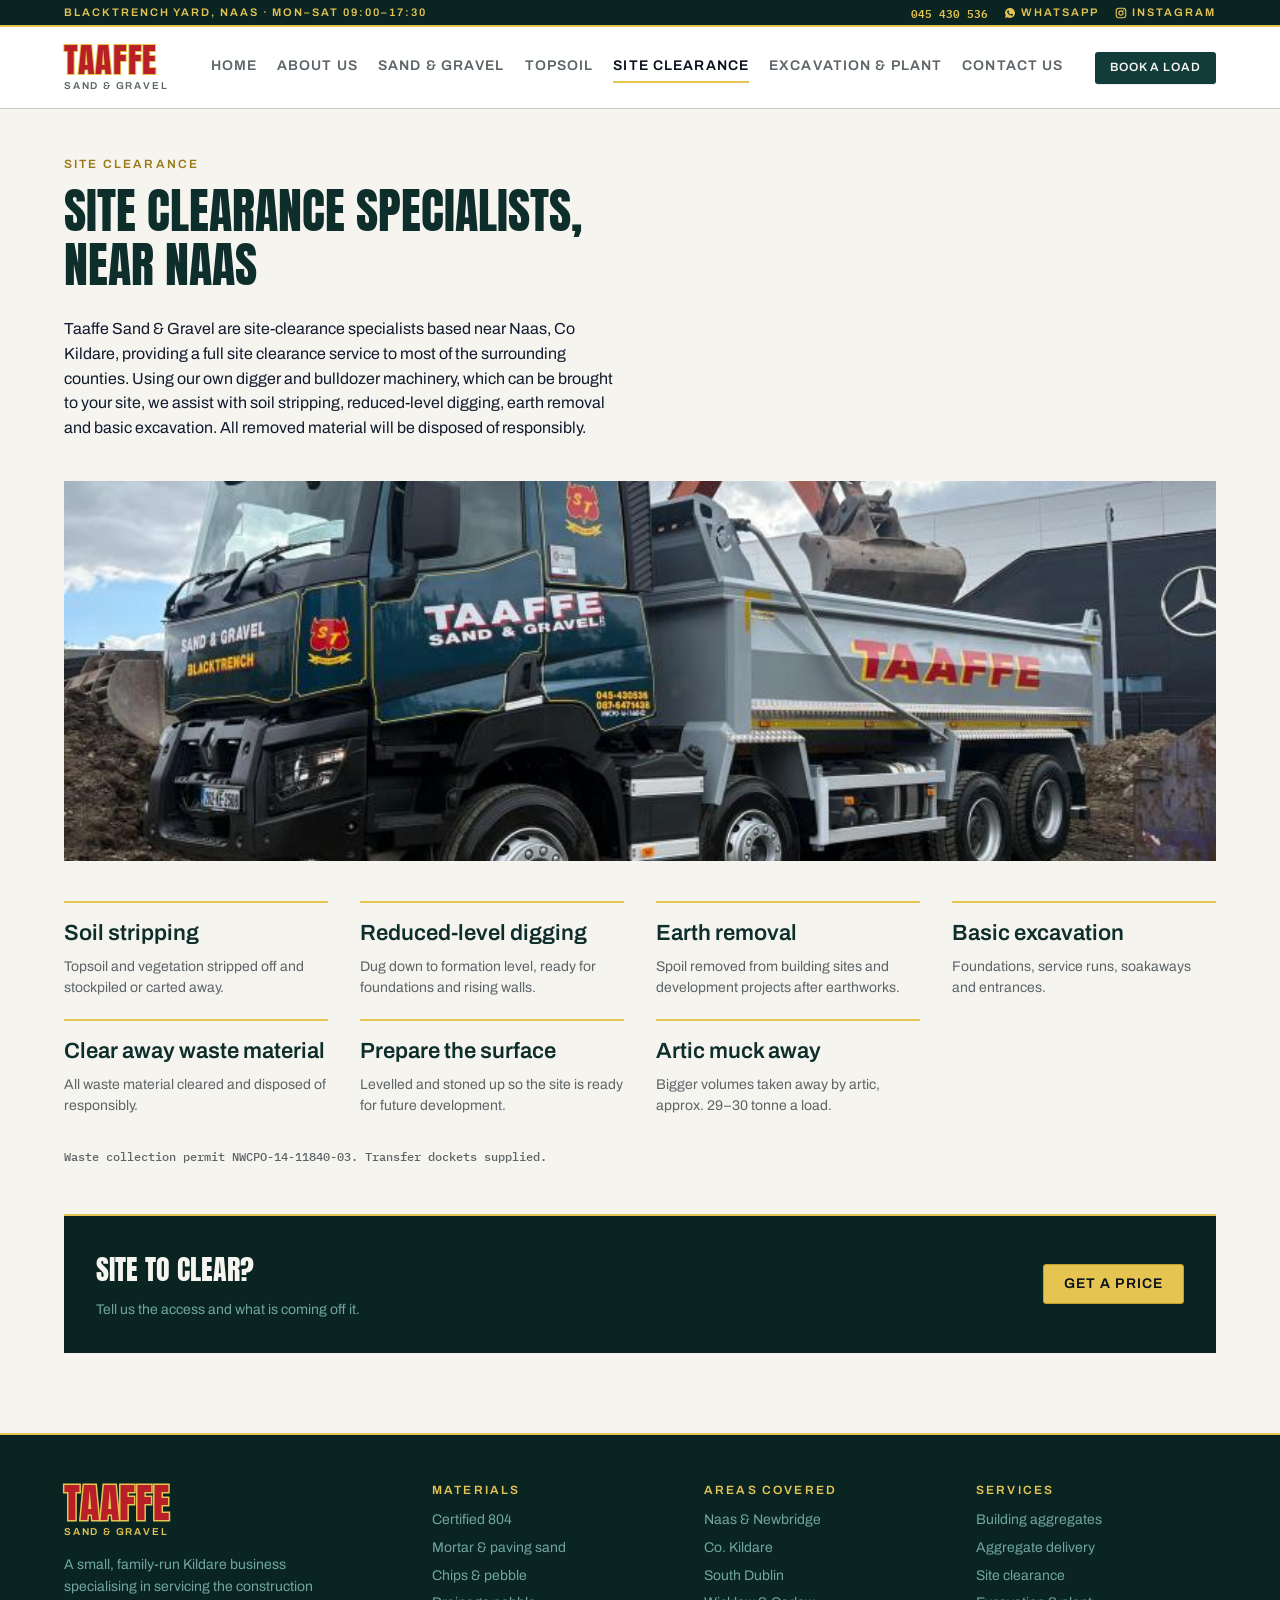
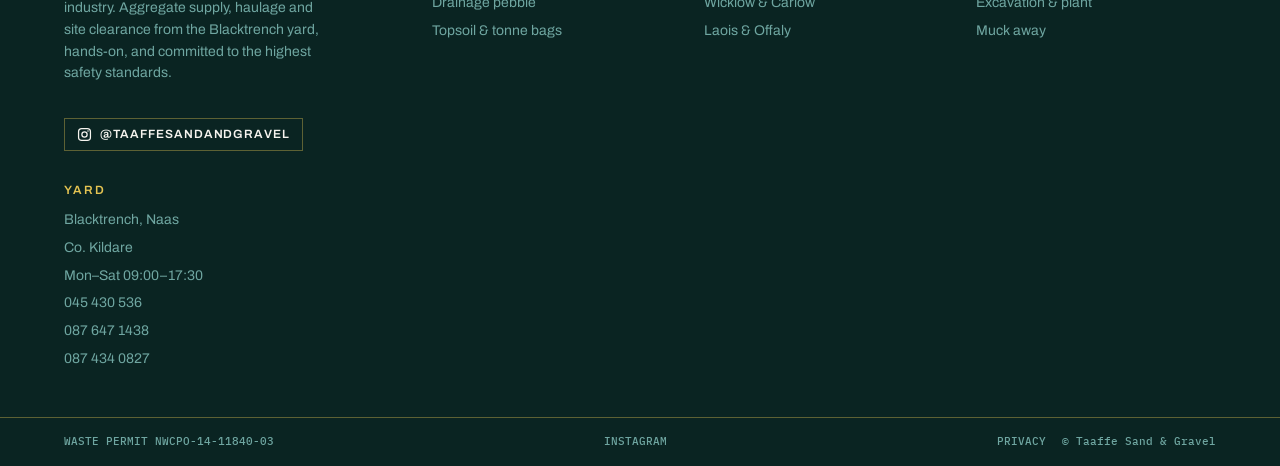
<file: site-clearance.html>
<!DOCTYPE html>
<html lang="en-IE"><head>
<meta charset="utf-8">
<meta name="viewport" content="width=device-width,initial-scale=1">
<title>Site Clearance &amp; Muck Away Kildare | Taaffe</title>
<meta name="description" content="Site clearance near Naas, Co. Kildare: soil stripping, reduced-level digging, earth removal and muck away by tipper or artic, with material disposed of responsibly.">
<link rel="canonical" href="https://www.taaffetrucks.ie/site-clearance">
<meta name="geo.region" content="IE-KE">
<meta name="geo.placename" content="Naas, Co. Kildare">
<meta property="og:type" content="website">
<meta property="og:site_name" content="Taaffe Sand &amp; Gravel">
<meta property="og:title" content="Site Clearance &amp; Muck Away Kildare | Taaffe">
<meta property="og:description" content="Site clearance near Naas, Co. Kildare: soil stripping, reduced-level digging, earth removal and muck away by tipper or artic, with material disposed of responsibly.">
<meta property="og:url" content="https://www.taaffetrucks.ie/site-clearance">
<meta property="og:locale" content="en_IE">
<meta property="og:image" content="https://www.taaffetrucks.ie/images/hero-tipper-loading.jpg">
<meta name="twitter:card" content="summary_large_image">
<link rel="icon" type="image/png" href="images/favicon.png">
<link rel="apple-touch-icon" href="images/favicon.png">
<link rel="preload" as="font" type="font/woff2" href="fonts/Anton-normal-400-latin.woff2" crossorigin>
<link rel="preload" as="font" type="font/woff2" href="fonts/Archivo-normal-400-700-latin.woff2" crossorigin>
<link rel="stylesheet" href="site.css">

<script data-goatcounter="https://taaffetrucks.goatcounter.com/count" async src="//gc.zgo.at/count.js"></script>
</head>
<body>
<a href="#main" class="skip">Skip to content</a>
<header style="position:sticky;top:0;z-index:20;background:var(--surface-card);border-bottom:1px solid var(--border-hairline)"><div style="background:var(--surface-inverse);border-bottom:var(--border-width-keyline) solid var(--keyline-gold)"><div style="max-width:var(--container-max);margin:0 auto;padding:6px var(--space-6);display:flex;justify-content:space-between;font:var(--type-label);font-size:11px;text-transform:uppercase;letter-spacing:var(--tracking-stencil);color:var(--gold-500);white-space:nowrap;gap:var(--space-4)"><span data-m="hide">Blacktrench yard, Naas · Mon–Sat 09:00–17:30</span><span style="display:flex;gap:var(--space-4);align-items:center"><a href="tel:+35345430536" style="font-family:var(--font-mono);letter-spacing:0;color:var(--gold-500);text-decoration:none">045 430 536</a><a href="https://wa.me/353876471438" target="_blank" rel="noreferrer" style="display:inline-flex;align-items:center;gap:5px;color:var(--gold-500);text-decoration:none"><svg width="12" height="12" viewBox="0 0 24 24" fill="currentColor" aria-hidden="true"><path d="M12.04 2C6.58 2 2.13 6.45 2.13 11.91c0 1.75.46 3.46 1.32 4.97L2 22l5.25-1.38a9.9 9.9 0 0 0 4.79 1.22h.01c5.46 0 9.9-4.45 9.9-9.91C21.95 6.45 17.5 2 12.04 2Zm5.8 14.03c-.24.68-1.4 1.3-1.93 1.35-.53.05-1.02.24-3.46-.72-2.94-1.16-4.79-4.2-4.93-4.4-.15-.19-1.17-1.55-1.17-2.96 0-1.4.73-2.09 1-2.38.24-.24.53-.29.72-.29l.53.01c.17 0 .4-.06.62.48.24.58.8 1.98.87 2.12.07.15.12.32.02.51-.1.19-.15.31-.29.48l-.44.51c-.15.14-.3.3-.13.6.17.29.75 1.29 1.6 2.09 1.1 1.02 2.02 1.34 2.31 1.49.29.14.46.12.63-.08l.9-1.04c.22-.27.4-.19.68-.09l1.93.91c.29.14.48.21.55.33.07.12.07.68-.17 1.35Z"></path></svg>WhatsApp</a><a href="https://www.instagram.com/taaffesandandgravel/" target="_blank" rel="noreferrer" style="display:inline-flex;align-items:center;gap:5px;color:var(--gold-500);text-decoration:none"><svg width="12" height="12" viewBox="0 0 24 24" fill="none" stroke="currentColor" stroke-width="2.2" aria-hidden="true"><rect x="2.5" y="2.5" width="19" height="19" rx="5"></rect><circle cx="12" cy="12" r="4.2"></circle><circle cx="17.6" cy="6.4" r="1.3" fill="currentColor" stroke="none"></circle></svg>Instagram</a></span></div></div><div style="position:relative;max-width:var(--container-max);margin:0 auto;padding:var(--space-4) var(--space-6);display:flex;align-items:center;gap:var(--space-8)"><a style="border:0;background:transparent;cursor:pointer;padding:0;text-decoration:none;box-sizing:border-box" href="index.html"><div style="line-height:1"><div style="font-family:var(--font-display);font-size:34px;text-transform:uppercase;letter-spacing:0.02em;color:var(--red-600);-webkit-text-stroke:2px var(--gold-500);paint-order:stroke fill">Taaffe</div><div style="font:var(--type-label);font-size:10px;text-transform:uppercase;letter-spacing:var(--tracking-stencil);color:var(--text-muted);margin-top:3px">Sand &amp; gravel</div></div></a><button data-m="burger" aria-label="Open menu" aria-expanded="false" style="display:none;margin-left:auto;width:44px;height:44px;border:1px solid var(--border-hairline);background:transparent;cursor:pointer;align-items:center;justify-content:center;font:var(--type-label);font-size:20px;color:var(--green-800)">☰</button><nav data-m="nav" data-open="false" style="display:flex;flex-wrap:wrap;gap:var(--space-5);margin-left:auto"><a style="border:0;background:transparent;cursor:pointer;padding:6px 0;font:var(--type-label);font-size:var(--text-sm);text-transform:uppercase;letter-spacing:var(--tracking-label);white-space:nowrap;color:var(--text-muted);border-bottom:var(--border-width-keyline) solid transparent;text-decoration:none;box-sizing:border-box" href="index.html">Home</a><a style="border:0;background:transparent;cursor:pointer;padding:6px 0;font:var(--type-label);font-size:var(--text-sm);text-transform:uppercase;letter-spacing:var(--tracking-label);white-space:nowrap;color:var(--text-muted);border-bottom:var(--border-width-keyline) solid transparent;text-decoration:none;box-sizing:border-box" href="index.html#about">About us</a><a style="border:0;background:transparent;cursor:pointer;padding:6px 0;font:var(--type-label);font-size:var(--text-sm);text-transform:uppercase;letter-spacing:var(--tracking-label);white-space:nowrap;color:var(--text-muted);border-bottom:var(--border-width-keyline) solid transparent;text-decoration:none;box-sizing:border-box" href="sand-and-gravel.html">Sand &amp; gravel</a><a style="border:0;background:transparent;cursor:pointer;padding:6px 0;font:var(--type-label);font-size:var(--text-sm);text-transform:uppercase;letter-spacing:var(--tracking-label);white-space:nowrap;color:var(--text-muted);border-bottom:var(--border-width-keyline) solid transparent;text-decoration:none;box-sizing:border-box" href="topsoil.html">Topsoil</a><a style="border:0;background:transparent;cursor:pointer;padding:6px 0;font:var(--type-label);font-size:var(--text-sm);text-transform:uppercase;letter-spacing:var(--tracking-label);white-space:nowrap;color:var(--text-strong);border-bottom:var(--border-width-keyline) solid var(--keyline-gold);text-decoration:none;box-sizing:border-box" href="site-clearance.html">Site clearance</a><a style="border:0;background:transparent;cursor:pointer;padding:6px 0;font:var(--type-label);font-size:var(--text-sm);text-transform:uppercase;letter-spacing:var(--tracking-label);white-space:nowrap;color:var(--text-muted);border-bottom:var(--border-width-keyline) solid transparent;text-decoration:none;box-sizing:border-box" href="excavation.html">Excavation &amp; plant</a><a style="border:0;background:transparent;cursor:pointer;padding:6px 0;font:var(--type-label);font-size:var(--text-sm);text-transform:uppercase;letter-spacing:var(--tracking-label);white-space:nowrap;color:var(--text-muted);border-bottom:var(--border-width-keyline) solid transparent;text-decoration:none;box-sizing:border-box" href="contact.html">Contact us</a></nav><span data-m="hide"><a data-btn="primary" style="display:inline-flex;align-items:center;justify-content:center;gap:var(--space-2);height:var(--control-h-sm);padding:0 14px;font:var(--type-label);font-size:var(--text-xs);font-family:var(--font-ui);font-weight:var(--weight-semibold);text-transform:uppercase;letter-spacing:var(--tracking-label);white-space:nowrap;border-radius:var(--radius-sm);cursor:pointer;opacity:1;transform:none;transition:var(--transition-control);outline:none;outline-offset:2px;background:var(--brand-primary);color:var(--text-inverse);border:1px solid transparent;box-shadow:var(--shadow-flat);text-decoration:none;box-sizing:border-box" href="contact.html">Book a load</a></span></div></header><main id="main" style="max-width:var(--container-max);margin:0 auto;padding:var(--space-12) var(--space-6) var(--section-y)"><div style="font:var(--type-label);text-transform:uppercase;letter-spacing:var(--tracking-stencil);color:var(--text-accent)">Site clearance</div><h1 style="margin:var(--space-3) 0 var(--space-6);font-family:var(--font-display);font-weight:400;font-size:var(--text-3xl);text-transform:uppercase;line-height:1.14;color:var(--green-800);max-width:24ch">Site clearance specialists,<br/>near Naas</h1><p style="font:var(--type-body);color:var(--text-body);max-width:62ch;margin:0">Taaffe Sand &amp; Gravel are site-clearance specialists based near Naas, Co Kildare, providing a full site clearance service to most of the surrounding counties. Using our own digger and bulldozer machinery, which can be brought to your site, we assist with soil stripping, reduced-level digging, earth removal and basic excavation. All removed material will be disposed of responsibly.</p><img decoding="async" loading="lazy" src="images/card-site-clearance.jpg" alt="Excavator and Taaffe tipper working on a stripped site" style="width:100%;height:380px;object-fit:cover;display:block;margin:var(--space-10) 0"/><div style="display:grid;grid-template-columns:repeat(auto-fit, minmax(240px, 1fr));gap:var(--space-5) var(--space-8)"><div style="border-top:var(--border-width-keyline) solid var(--keyline-gold);padding-top:var(--space-4)"><h2 style="font:var(--type-h3);color:var(--green-800);margin:0">Soil stripping</h2><p style="font:var(--type-body-sm);color:var(--text-muted);margin:var(--space-2) 0 0">Topsoil and vegetation stripped off and stockpiled or carted away.</p></div><div style="border-top:var(--border-width-keyline) solid var(--keyline-gold);padding-top:var(--space-4)"><h2 style="font:var(--type-h3);color:var(--green-800);margin:0">Reduced-level digging</h2><p style="font:var(--type-body-sm);color:var(--text-muted);margin:var(--space-2) 0 0">Dug down to formation level, ready for foundations and rising walls.</p></div><div style="border-top:var(--border-width-keyline) solid var(--keyline-gold);padding-top:var(--space-4)"><h2 style="font:var(--type-h3);color:var(--green-800);margin:0">Earth removal</h2><p style="font:var(--type-body-sm);color:var(--text-muted);margin:var(--space-2) 0 0">Spoil removed from building sites and development projects after earthworks.</p></div><div style="border-top:var(--border-width-keyline) solid var(--keyline-gold);padding-top:var(--space-4)"><h2 style="font:var(--type-h3);color:var(--green-800);margin:0">Basic excavation</h2><p style="font:var(--type-body-sm);color:var(--text-muted);margin:var(--space-2) 0 0">Foundations, service runs, soakaways and entrances.</p></div><div style="border-top:var(--border-width-keyline) solid var(--keyline-gold);padding-top:var(--space-4)"><h2 style="font:var(--type-h3);color:var(--green-800);margin:0">Clear away waste material</h2><p style="font:var(--type-body-sm);color:var(--text-muted);margin:var(--space-2) 0 0">All waste material cleared and disposed of responsibly.</p></div><div style="border-top:var(--border-width-keyline) solid var(--keyline-gold);padding-top:var(--space-4)"><h2 style="font:var(--type-h3);color:var(--green-800);margin:0">Prepare the surface</h2><p style="font:var(--type-body-sm);color:var(--text-muted);margin:var(--space-2) 0 0">Levelled and stoned up so the site is ready for future development.</p></div><div style="border-top:var(--border-width-keyline) solid var(--keyline-gold);padding-top:var(--space-4)"><h2 style="font:var(--type-h3);color:var(--green-800);margin:0">Artic muck away</h2><p style="font:var(--type-body-sm);color:var(--text-muted);margin:var(--space-2) 0 0">Bigger volumes taken away by artic, approx. 29–30 tonne a load.</p></div></div><p style="font:var(--type-docket);font-size:12px;color:var(--text-muted);margin:var(--space-8) 0 0">Waste collection permit NWCPO-14-11840-03. Transfer dockets supplied.</p><div style="flex-wrap:wrap;margin-top:var(--space-12);background:var(--surface-inverse);border-top:var(--border-width-keyline) solid var(--keyline-gold);padding:var(--space-8);display:flex;align-items:center;justify-content:space-between;gap:var(--space-6)"><div><h2 style="margin:0;font-family:var(--font-display);font-weight:400;font-size:var(--text-xl);text-transform:uppercase;color:var(--paper)">Site to clear?</h2><p style="font:var(--type-body-sm);color:var(--text-inverse-muted);margin:var(--space-2) 0 0">Tell us the access and what is coming off it.</p></div><a data-btn="accent" style="display:inline-flex;align-items:center;justify-content:center;gap:var(--space-2);height:var(--control-h-md);padding:0 20px;font:var(--type-label);font-size:var(--text-sm);font-family:var(--font-ui);font-weight:var(--weight-semibold);text-transform:uppercase;letter-spacing:var(--tracking-label);white-space:nowrap;border-radius:var(--radius-sm);cursor:pointer;opacity:1;transform:none;transition:var(--transition-control);outline:none;outline-offset:2px;background:var(--brand-accent);color:var(--text-on-accent);border:1px solid var(--gold-600);box-shadow:var(--shadow-flat);text-decoration:none;box-sizing:border-box" href="contact.html">Get a price</a></div></main><footer style="background:var(--surface-inverse);border-top:var(--border-width-keyline) solid var(--keyline-gold);color:var(--text-inverse)"><div data-m="footer" style="max-width:var(--container-max);margin:0 auto;padding:var(--space-12) var(--space-6);display:grid;grid-template-columns:1.4fr 1fr 1fr 1fr;gap:var(--space-8)"><div><div style="line-height:1"><div style="font-family:var(--font-display);font-size:40px;text-transform:uppercase;letter-spacing:0.02em;color:var(--red-600);-webkit-text-stroke:3px var(--gold-500);paint-order:stroke fill">Taaffe</div><div style="font:var(--type-label);font-size:10px;text-transform:uppercase;letter-spacing:var(--tracking-stencil);color:var(--gold-500);margin-top:3px">Sand &amp; gravel</div></div><p style="font:var(--type-body-sm);color:var(--text-inverse-muted);max-width:34ch;margin-top:var(--space-4)">A small, family-run Kildare business specialising in servicing the construction industry. Aggregate supply, haulage and site clearance from the Blacktrench yard, hands-on, and committed to the highest safety standards.</p><a href="https://www.instagram.com/taaffesandandgravel/" target="_blank" rel="noreferrer" style="display:inline-flex;align-items:center;gap:var(--space-2);margin-top:var(--space-5);font:var(--type-label);text-transform:uppercase;letter-spacing:var(--tracking-label);color:var(--paper);text-decoration:none;border:1px solid var(--border-inverse);padding:8px var(--space-3)"><svg width="15" height="15" viewBox="0 0 24 24" fill="none" stroke="currentColor" stroke-width="2" aria-hidden="true"><rect x="2.5" y="2.5" width="19" height="19" rx="5"></rect><circle cx="12" cy="12" r="4.2"></circle><circle cx="17.6" cy="6.4" r="1.2" fill="currentColor" stroke="none"></circle></svg>@taaffesandandgravel</a></div><div><div style="font:var(--type-label);text-transform:uppercase;letter-spacing:var(--tracking-stencil);color:var(--gold-500);margin-bottom:var(--space-3)">Materials</div><div style="display:grid;gap:6px;font:var(--type-body-sm);color:var(--text-inverse-muted)"><span>Certified 804</span><span>Mortar &amp; paving sand</span><span>Chips &amp; pebble</span><span>Drainage pebble</span><span>Topsoil &amp; tonne bags</span></div></div><div><div style="font:var(--type-label);text-transform:uppercase;letter-spacing:var(--tracking-stencil);color:var(--gold-500);margin-bottom:var(--space-3)">Areas covered</div><div style="display:grid;gap:6px;font:var(--type-body-sm);color:var(--text-inverse-muted)"><span>Naas &amp; Newbridge</span><span>Co. Kildare</span><span>South Dublin</span><span>Wicklow &amp; Carlow</span><span>Laois &amp; Offaly</span></div></div><div><div style="font:var(--type-label);text-transform:uppercase;letter-spacing:var(--tracking-stencil);color:var(--gold-500);margin-bottom:var(--space-3)">Services</div><div style="display:grid;gap:6px;font:var(--type-body-sm);color:var(--text-inverse-muted)"><span>Building aggregates</span><span>Aggregate delivery</span><span>Site clearance</span><span>Excavation &amp; plant</span><span>Muck away</span></div></div><div><div style="font:var(--type-label);text-transform:uppercase;letter-spacing:var(--tracking-stencil);color:var(--gold-500);margin-bottom:var(--space-3)">Yard</div><div style="display:grid;gap:6px;font:var(--type-body-sm);color:var(--text-inverse-muted)"><span>Blacktrench, Naas</span><span>Co. Kildare</span><span>Mon–Sat 09:00–17:30</span><span>045 430 536</span><span>087 647 1438</span><span>087 434 0827</span></div></div></div><div style="border-top:1px solid var(--border-inverse)"><div style="max-width:var(--container-max);margin:0 auto;padding:var(--space-4) var(--space-6);display:flex;flex-wrap:wrap;gap:var(--space-3);justify-content:space-between;font:var(--type-docket);font-size:11px;color:var(--text-inverse-muted)"><span>WASTE PERMIT NWCPO-14-11840-03</span><a href="https://www.instagram.com/taaffesandandgravel/" target="_blank" rel="noreferrer" style="color:var(--text-inverse-muted);text-decoration:none">INSTAGRAM</a><span style="display:flex;gap:var(--space-4)"><a href="privacy.html" style="color:var(--text-inverse-muted);text-decoration:none">PRIVACY</a><span>© Taaffe Sand &amp; Gravel</span></span></div></div></footer>
<script src="site.js?v=2" defer></script>
</body>
</html>
</file>
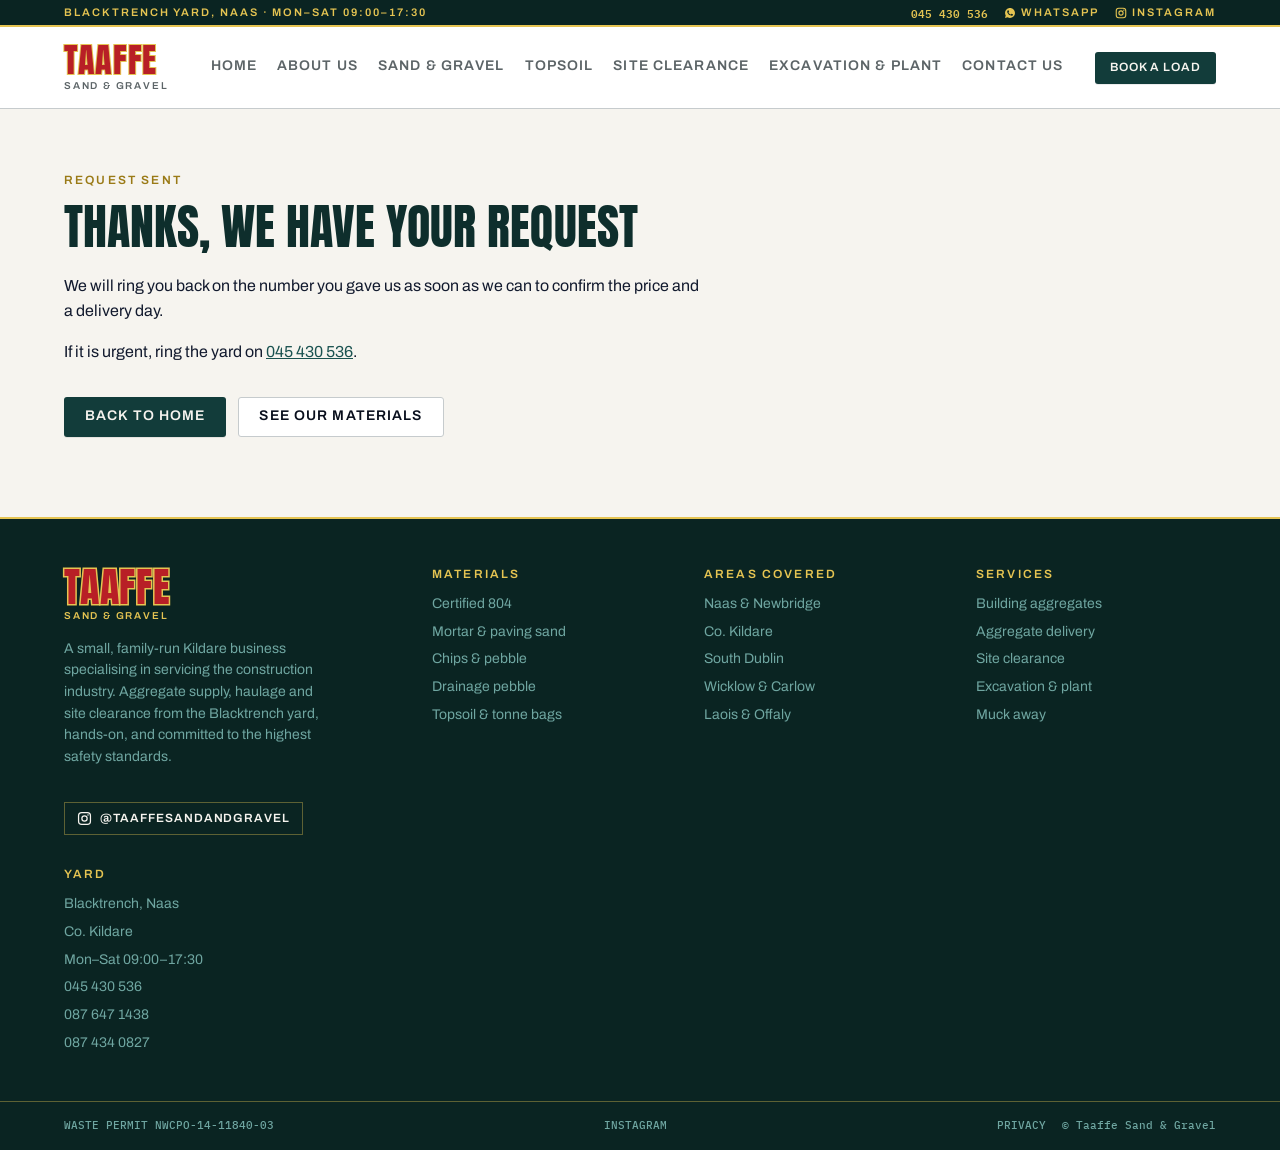
<file: thanks.html>
<!DOCTYPE html>
<html lang="en-IE"><head>
<meta charset="utf-8">
<meta name="robots" content="noindex">
<meta name="viewport" content="width=device-width,initial-scale=1">
<title>Request Sent | Taaffe Sand &amp; Gravel</title>
<meta name="description" content="Thanks for your request. We will ring you back as soon as we can.">
<link rel="canonical" href="https://www.taaffetrucks.ie/thanks">
<meta name="geo.region" content="IE-KE">
<meta name="geo.placename" content="Naas, Co. Kildare">
<meta property="og:type" content="website">
<meta property="og:site_name" content="Taaffe Sand &amp; Gravel">
<meta property="og:title" content="Request Sent | Taaffe Sand &amp; Gravel">
<meta property="og:description" content="Thanks for your request. We will ring you back as soon as we can.">
<meta property="og:url" content="https://www.taaffetrucks.ie/thanks">
<meta property="og:locale" content="en_IE">
<meta property="og:image" content="https://www.taaffetrucks.ie/images/hero-tipper-loading.jpg">
<meta name="twitter:card" content="summary_large_image">
<link rel="icon" type="image/png" href="images/favicon.png">
<link rel="apple-touch-icon" href="images/favicon.png">
<link rel="preload" as="font" type="font/woff2" href="fonts/Anton-normal-400-latin.woff2" crossorigin>
<link rel="preload" as="font" type="font/woff2" href="fonts/Archivo-normal-400-700-latin.woff2" crossorigin>
<link rel="stylesheet" href="site.css">

<script data-goatcounter="https://taaffetrucks.goatcounter.com/count" async src="//gc.zgo.at/count.js"></script>
</head>
<body>
<a href="#main" class="skip">Skip to content</a>
<header style="position:sticky;top:0;z-index:20;background:var(--surface-card);border-bottom:1px solid var(--border-hairline)"><div style="background:var(--surface-inverse);border-bottom:var(--border-width-keyline) solid var(--keyline-gold)"><div style="max-width:var(--container-max);margin:0 auto;padding:6px var(--space-6);display:flex;justify-content:space-between;font:var(--type-label);font-size:11px;text-transform:uppercase;letter-spacing:var(--tracking-stencil);color:var(--gold-500);white-space:nowrap;gap:var(--space-4)"><span data-m="hide">Blacktrench yard, Naas · Mon–Sat 09:00–17:30</span><span style="display:flex;gap:var(--space-4);align-items:center"><a href="tel:+35345430536" style="font-family:var(--font-mono);letter-spacing:0;color:var(--gold-500);text-decoration:none">045 430 536</a><a href="https://wa.me/353876471438" target="_blank" rel="noreferrer" style="display:inline-flex;align-items:center;gap:5px;color:var(--gold-500);text-decoration:none"><svg width="12" height="12" viewBox="0 0 24 24" fill="currentColor" aria-hidden="true"><path d="M12.04 2C6.58 2 2.13 6.45 2.13 11.91c0 1.75.46 3.46 1.32 4.97L2 22l5.25-1.38a9.9 9.9 0 0 0 4.79 1.22h.01c5.46 0 9.9-4.45 9.9-9.91C21.95 6.45 17.5 2 12.04 2Zm5.8 14.03c-.24.68-1.4 1.3-1.93 1.35-.53.05-1.02.24-3.46-.72-2.94-1.16-4.79-4.2-4.93-4.4-.15-.19-1.17-1.55-1.17-2.96 0-1.4.73-2.09 1-2.38.24-.24.53-.29.72-.29l.53.01c.17 0 .4-.06.62.48.24.58.8 1.98.87 2.12.07.15.12.32.02.51-.1.19-.15.31-.29.48l-.44.51c-.15.14-.3.3-.13.6.17.29.75 1.29 1.6 2.09 1.1 1.02 2.02 1.34 2.31 1.49.29.14.46.12.63-.08l.9-1.04c.22-.27.4-.19.68-.09l1.93.91c.29.14.48.21.55.33.07.12.07.68-.17 1.35Z"></path></svg>WhatsApp</a><a href="https://www.instagram.com/taaffesandandgravel/" target="_blank" rel="noreferrer" style="display:inline-flex;align-items:center;gap:5px;color:var(--gold-500);text-decoration:none"><svg width="12" height="12" viewBox="0 0 24 24" fill="none" stroke="currentColor" stroke-width="2.2" aria-hidden="true"><rect x="2.5" y="2.5" width="19" height="19" rx="5"></rect><circle cx="12" cy="12" r="4.2"></circle><circle cx="17.6" cy="6.4" r="1.3" fill="currentColor" stroke="none"></circle></svg>Instagram</a></span></div></div><div style="position:relative;max-width:var(--container-max);margin:0 auto;padding:var(--space-4) var(--space-6);display:flex;align-items:center;gap:var(--space-8)"><a style="border:0;background:transparent;cursor:pointer;padding:0;text-decoration:none;box-sizing:border-box" href="index.html"><div style="line-height:1"><div style="font-family:var(--font-display);font-size:34px;text-transform:uppercase;letter-spacing:0.02em;color:var(--red-600);-webkit-text-stroke:2px var(--gold-500);paint-order:stroke fill">Taaffe</div><div style="font:var(--type-label);font-size:10px;text-transform:uppercase;letter-spacing:var(--tracking-stencil);color:var(--text-muted);margin-top:3px">Sand &amp; gravel</div></div></a><button data-m="burger" aria-label="Open menu" aria-expanded="false" style="display:none;margin-left:auto;width:44px;height:44px;border:1px solid var(--border-hairline);background:transparent;cursor:pointer;align-items:center;justify-content:center;font:var(--type-label);font-size:20px;color:var(--green-800)">☰</button><nav data-m="nav" data-open="false" style="display:flex;flex-wrap:wrap;gap:var(--space-5);margin-left:auto"><a style="border:0;background:transparent;cursor:pointer;padding:6px 0;font:var(--type-label);font-size:var(--text-sm);text-transform:uppercase;letter-spacing:var(--tracking-label);white-space:nowrap;color:var(--text-muted);border-bottom:var(--border-width-keyline) solid transparent;text-decoration:none;box-sizing:border-box" href="index.html">Home</a><a style="border:0;background:transparent;cursor:pointer;padding:6px 0;font:var(--type-label);font-size:var(--text-sm);text-transform:uppercase;letter-spacing:var(--tracking-label);white-space:nowrap;color:var(--text-muted);border-bottom:var(--border-width-keyline) solid transparent;text-decoration:none;box-sizing:border-box" href="index.html#about">About us</a><a style="border:0;background:transparent;cursor:pointer;padding:6px 0;font:var(--type-label);font-size:var(--text-sm);text-transform:uppercase;letter-spacing:var(--tracking-label);white-space:nowrap;color:var(--text-muted);border-bottom:var(--border-width-keyline) solid transparent;text-decoration:none;box-sizing:border-box" href="sand-and-gravel.html">Sand &amp; gravel</a><a style="border:0;background:transparent;cursor:pointer;padding:6px 0;font:var(--type-label);font-size:var(--text-sm);text-transform:uppercase;letter-spacing:var(--tracking-label);white-space:nowrap;color:var(--text-muted);border-bottom:var(--border-width-keyline) solid transparent;text-decoration:none;box-sizing:border-box" href="topsoil.html">Topsoil</a><a style="border:0;background:transparent;cursor:pointer;padding:6px 0;font:var(--type-label);font-size:var(--text-sm);text-transform:uppercase;letter-spacing:var(--tracking-label);white-space:nowrap;color:var(--text-muted);border-bottom:var(--border-width-keyline) solid transparent;text-decoration:none;box-sizing:border-box" href="site-clearance.html">Site clearance</a><a style="border:0;background:transparent;cursor:pointer;padding:6px 0;font:var(--type-label);font-size:var(--text-sm);text-transform:uppercase;letter-spacing:var(--tracking-label);white-space:nowrap;color:var(--text-muted);border-bottom:var(--border-width-keyline) solid transparent;text-decoration:none;box-sizing:border-box" href="excavation.html">Excavation &amp; plant</a><a style="border:0;background:transparent;cursor:pointer;padding:6px 0;font:var(--type-label);font-size:var(--text-sm);text-transform:uppercase;letter-spacing:var(--tracking-label);white-space:nowrap;color:var(--text-muted);border-bottom:var(--border-width-keyline) solid transparent;text-decoration:none;box-sizing:border-box" href="contact.html">Contact us</a></nav><span data-m="hide"><a data-btn="primary" style="display:inline-flex;align-items:center;justify-content:center;gap:var(--space-2);height:var(--control-h-sm);padding:0 14px;font:var(--type-label);font-size:var(--text-xs);font-family:var(--font-ui);font-weight:var(--weight-semibold);text-transform:uppercase;letter-spacing:var(--tracking-label);white-space:nowrap;border-radius:var(--radius-sm);cursor:pointer;opacity:1;transform:none;transition:var(--transition-control);outline:none;outline-offset:2px;background:var(--brand-primary);color:var(--text-inverse);border:1px solid transparent;box-shadow:var(--shadow-flat);text-decoration:none;box-sizing:border-box" href="contact.html">Book a load</a></span></div></header><main id="main" style="max-width:var(--container-max);margin:0 auto;padding:var(--space-16, 64px) var(--space-6) var(--section-y)"><div style="max-width:640px"><div style="font:var(--type-label);text-transform:uppercase;letter-spacing:var(--tracking-stencil);color:var(--text-accent)">Request sent</div><h1 style="margin:var(--space-3) 0 var(--space-5);font-family:var(--font-display);font-weight:400;font-size:var(--text-3xl);text-transform:uppercase;line-height:1.14;color:var(--green-800)">Thanks, we have your request</h1><div data-q="thanks-job" style="display:none;border-top:var(--border-width-keyline) solid var(--keyline-gold);background:var(--surface-inverse);color:var(--paper);padding:var(--space-5) var(--space-6);margin:0 0 var(--space-6);font-family:var(--font-display);font-size:var(--text-xl);text-transform:uppercase;line-height:1.2"></div><p style="font:var(--type-body);color:var(--text-body);margin:0;text-wrap:pretty">We will ring you back on the number you gave us as soon as we can to confirm the price and a delivery day.</p><p style="font:var(--type-body);color:var(--text-body);margin:var(--space-4) 0 0">If it is urgent, ring the yard on <a href="tel:+35345430536" style="color:var(--text-link);text-decoration:underline">045 430 536</a>.</p><div style="display:flex;flex-wrap:wrap;gap:var(--space-3);margin-top:var(--space-8)"><a data-btn="primary" style="display:inline-flex;align-items:center;justify-content:center;gap:var(--space-2);height:var(--control-h-md);padding:0 20px;font:var(--type-label);font-size:var(--text-sm);font-family:var(--font-ui);font-weight:var(--weight-semibold);text-transform:uppercase;letter-spacing:var(--tracking-label);white-space:nowrap;border-radius:var(--radius-sm);cursor:pointer;opacity:1;transform:none;transition:var(--transition-control);outline:none;outline-offset:2px;background:var(--brand-primary);color:var(--text-inverse);border:1px solid transparent;box-shadow:var(--shadow-flat);text-decoration:none;box-sizing:border-box" href="index.html">Back to home</a><a data-btn="secondary" style="display:inline-flex;align-items:center;justify-content:center;gap:var(--space-2);height:var(--control-h-md);padding:0 20px;font:var(--type-label);font-size:var(--text-sm);font-family:var(--font-ui);font-weight:var(--weight-semibold);text-transform:uppercase;letter-spacing:var(--tracking-label);white-space:nowrap;border-radius:var(--radius-sm);cursor:pointer;opacity:1;transform:none;transition:var(--transition-control);outline:none;outline-offset:2px;background:var(--surface-card);color:var(--text-strong);border:1px solid var(--border-hairline);text-decoration:none;box-sizing:border-box" href="sand-and-gravel.html">See our materials</a></div></div></main><footer style="background:var(--surface-inverse);border-top:var(--border-width-keyline) solid var(--keyline-gold);color:var(--text-inverse)"><div data-m="footer" style="max-width:var(--container-max);margin:0 auto;padding:var(--space-12) var(--space-6);display:grid;grid-template-columns:1.4fr 1fr 1fr 1fr;gap:var(--space-8)"><div><div style="line-height:1"><div style="font-family:var(--font-display);font-size:40px;text-transform:uppercase;letter-spacing:0.02em;color:var(--red-600);-webkit-text-stroke:3px var(--gold-500);paint-order:stroke fill">Taaffe</div><div style="font:var(--type-label);font-size:10px;text-transform:uppercase;letter-spacing:var(--tracking-stencil);color:var(--gold-500);margin-top:3px">Sand &amp; gravel</div></div><p style="font:var(--type-body-sm);color:var(--text-inverse-muted);max-width:34ch;margin-top:var(--space-4)">A small, family-run Kildare business specialising in servicing the construction industry. Aggregate supply, haulage and site clearance from the Blacktrench yard, hands-on, and committed to the highest safety standards.</p><a href="https://www.instagram.com/taaffesandandgravel/" target="_blank" rel="noreferrer" style="display:inline-flex;align-items:center;gap:var(--space-2);margin-top:var(--space-5);font:var(--type-label);text-transform:uppercase;letter-spacing:var(--tracking-label);color:var(--paper);text-decoration:none;border:1px solid var(--border-inverse);padding:8px var(--space-3)"><svg width="15" height="15" viewBox="0 0 24 24" fill="none" stroke="currentColor" stroke-width="2" aria-hidden="true"><rect x="2.5" y="2.5" width="19" height="19" rx="5"></rect><circle cx="12" cy="12" r="4.2"></circle><circle cx="17.6" cy="6.4" r="1.2" fill="currentColor" stroke="none"></circle></svg>@taaffesandandgravel</a></div><div><div style="font:var(--type-label);text-transform:uppercase;letter-spacing:var(--tracking-stencil);color:var(--gold-500);margin-bottom:var(--space-3)">Materials</div><div style="display:grid;gap:6px;font:var(--type-body-sm);color:var(--text-inverse-muted)"><span>Certified 804</span><span>Mortar &amp; paving sand</span><span>Chips &amp; pebble</span><span>Drainage pebble</span><span>Topsoil &amp; tonne bags</span></div></div><div><div style="font:var(--type-label);text-transform:uppercase;letter-spacing:var(--tracking-stencil);color:var(--gold-500);margin-bottom:var(--space-3)">Areas covered</div><div style="display:grid;gap:6px;font:var(--type-body-sm);color:var(--text-inverse-muted)"><span>Naas &amp; Newbridge</span><span>Co. Kildare</span><span>South Dublin</span><span>Wicklow &amp; Carlow</span><span>Laois &amp; Offaly</span></div></div><div><div style="font:var(--type-label);text-transform:uppercase;letter-spacing:var(--tracking-stencil);color:var(--gold-500);margin-bottom:var(--space-3)">Services</div><div style="display:grid;gap:6px;font:var(--type-body-sm);color:var(--text-inverse-muted)"><span>Building aggregates</span><span>Aggregate delivery</span><span>Site clearance</span><span>Excavation &amp; plant</span><span>Muck away</span></div></div><div><div style="font:var(--type-label);text-transform:uppercase;letter-spacing:var(--tracking-stencil);color:var(--gold-500);margin-bottom:var(--space-3)">Yard</div><div style="display:grid;gap:6px;font:var(--type-body-sm);color:var(--text-inverse-muted)"><span>Blacktrench, Naas</span><span>Co. Kildare</span><span>Mon–Sat 09:00–17:30</span><span>045 430 536</span><span>087 647 1438</span><span>087 434 0827</span></div></div></div><div style="border-top:1px solid var(--border-inverse)"><div style="max-width:var(--container-max);margin:0 auto;padding:var(--space-4) var(--space-6);display:flex;flex-wrap:wrap;gap:var(--space-3);justify-content:space-between;font:var(--type-docket);font-size:11px;color:var(--text-inverse-muted)"><span>WASTE PERMIT NWCPO-14-11840-03</span><a href="https://www.instagram.com/taaffesandandgravel/" target="_blank" rel="noreferrer" style="color:var(--text-inverse-muted);text-decoration:none">INSTAGRAM</a><span style="display:flex;gap:var(--space-4)"><a href="privacy.html" style="color:var(--text-inverse-muted);text-decoration:none">PRIVACY</a><span>© Taaffe Sand &amp; Gravel</span></span></div></div></footer>
<script src="site.js?v=2" defer></script>
</body>
</html>
</file>
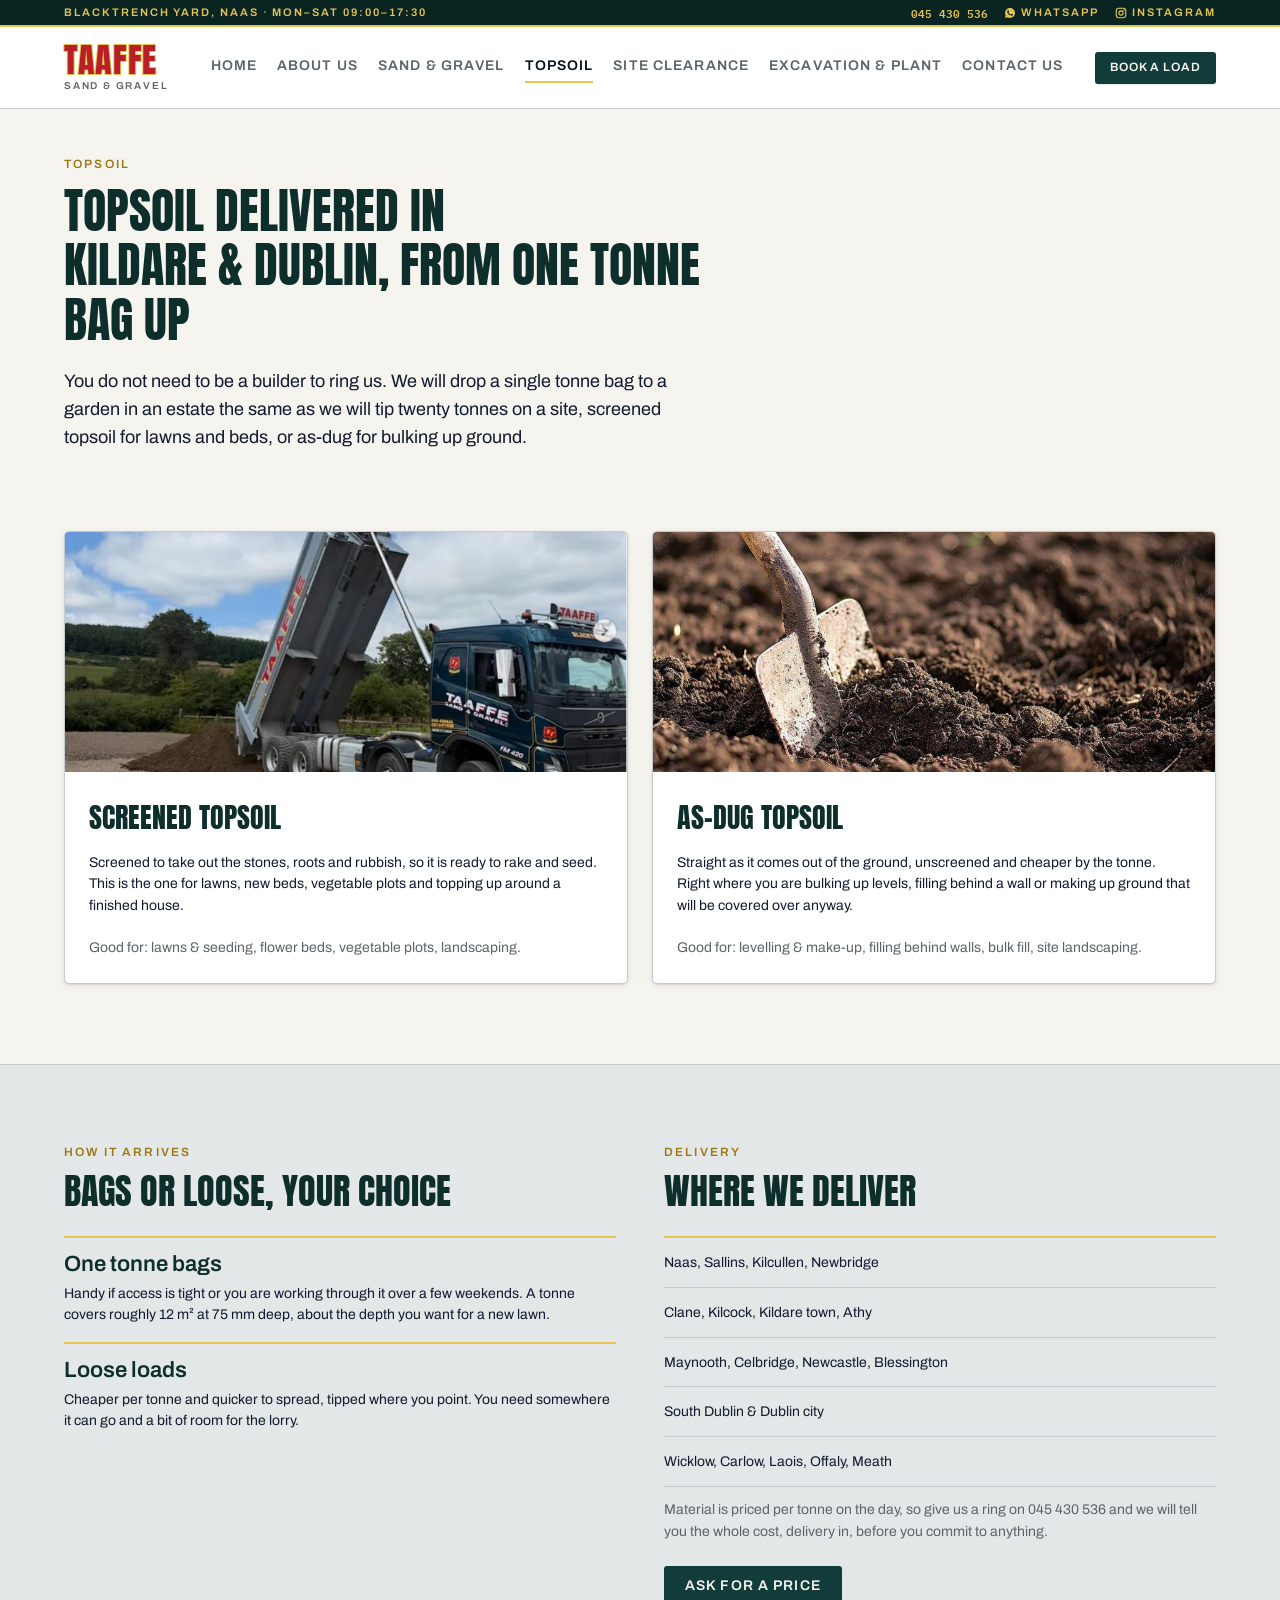
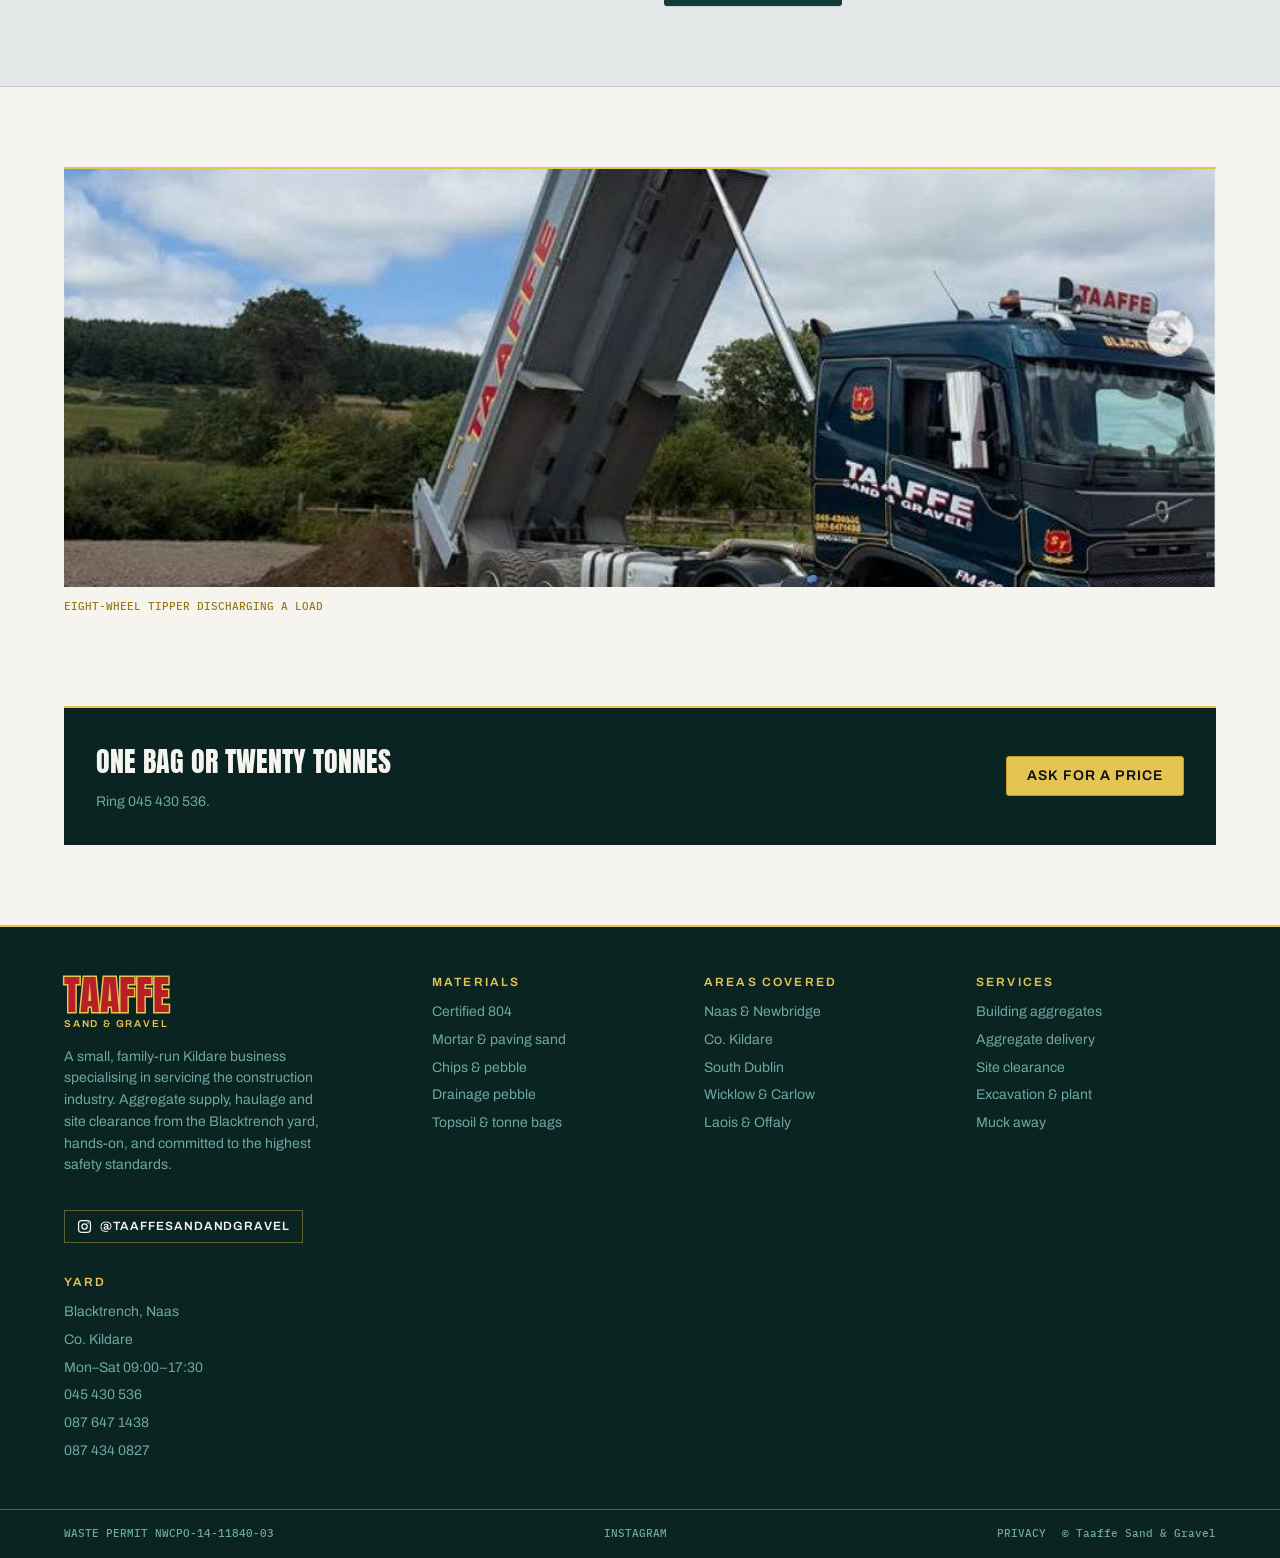
<file: topsoil.html>
<!DOCTYPE html>
<html lang="en-IE"><head>
<meta charset="utf-8">
<meta name="viewport" content="width=device-width,initial-scale=1">
<title>Topsoil Delivered Kildare &amp; Dublin | Taaffe</title>
<meta name="description" content="Screened and as-dug topsoil from one tonne bag up, delivered across Kildare, Dublin and Leinster. Gardens, lawns and sites. Ring 045 430 536.">
<link rel="canonical" href="https://www.taaffetrucks.ie/topsoil">
<meta name="geo.region" content="IE-KE">
<meta name="geo.placename" content="Naas, Co. Kildare">
<meta property="og:type" content="website">
<meta property="og:site_name" content="Taaffe Sand &amp; Gravel">
<meta property="og:title" content="Topsoil Delivered Kildare &amp; Dublin | Taaffe">
<meta property="og:description" content="Screened and as-dug topsoil from one tonne bag up, delivered across Kildare, Dublin and Leinster. Gardens, lawns and sites. Ring 045 430 536.">
<meta property="og:url" content="https://www.taaffetrucks.ie/topsoil">
<meta property="og:locale" content="en_IE">
<meta property="og:image" content="https://www.taaffetrucks.ie/images/hero-tipper-loading.jpg">
<meta name="twitter:card" content="summary_large_image">
<link rel="icon" type="image/png" href="images/favicon.png">
<link rel="apple-touch-icon" href="images/favicon.png">
<link rel="preload" as="font" type="font/woff2" href="fonts/Anton-normal-400-latin.woff2" crossorigin>
<link rel="preload" as="font" type="font/woff2" href="fonts/Archivo-normal-400-700-latin.woff2" crossorigin>
<link rel="stylesheet" href="site.css">

<script data-goatcounter="https://taaffetrucks.goatcounter.com/count" async src="//gc.zgo.at/count.js"></script>
</head>
<body>
<a href="#main" class="skip">Skip to content</a>
<header style="position:sticky;top:0;z-index:20;background:var(--surface-card);border-bottom:1px solid var(--border-hairline)"><div style="background:var(--surface-inverse);border-bottom:var(--border-width-keyline) solid var(--keyline-gold)"><div style="max-width:var(--container-max);margin:0 auto;padding:6px var(--space-6);display:flex;justify-content:space-between;font:var(--type-label);font-size:11px;text-transform:uppercase;letter-spacing:var(--tracking-stencil);color:var(--gold-500);white-space:nowrap;gap:var(--space-4)"><span data-m="hide">Blacktrench yard, Naas · Mon–Sat 09:00–17:30</span><span style="display:flex;gap:var(--space-4);align-items:center"><a href="tel:+35345430536" style="font-family:var(--font-mono);letter-spacing:0;color:var(--gold-500);text-decoration:none">045 430 536</a><a href="https://wa.me/353876471438" target="_blank" rel="noreferrer" style="display:inline-flex;align-items:center;gap:5px;color:var(--gold-500);text-decoration:none"><svg width="12" height="12" viewBox="0 0 24 24" fill="currentColor" aria-hidden="true"><path d="M12.04 2C6.58 2 2.13 6.45 2.13 11.91c0 1.75.46 3.46 1.32 4.97L2 22l5.25-1.38a9.9 9.9 0 0 0 4.79 1.22h.01c5.46 0 9.9-4.45 9.9-9.91C21.95 6.45 17.5 2 12.04 2Zm5.8 14.03c-.24.68-1.4 1.3-1.93 1.35-.53.05-1.02.24-3.46-.72-2.94-1.16-4.79-4.2-4.93-4.4-.15-.19-1.17-1.55-1.17-2.96 0-1.4.73-2.09 1-2.38.24-.24.53-.29.72-.29l.53.01c.17 0 .4-.06.62.48.24.58.8 1.98.87 2.12.07.15.12.32.02.51-.1.19-.15.31-.29.48l-.44.51c-.15.14-.3.3-.13.6.17.29.75 1.29 1.6 2.09 1.1 1.02 2.02 1.34 2.31 1.49.29.14.46.12.63-.08l.9-1.04c.22-.27.4-.19.68-.09l1.93.91c.29.14.48.21.55.33.07.12.07.68-.17 1.35Z"></path></svg>WhatsApp</a><a href="https://www.instagram.com/taaffesandandgravel/" target="_blank" rel="noreferrer" style="display:inline-flex;align-items:center;gap:5px;color:var(--gold-500);text-decoration:none"><svg width="12" height="12" viewBox="0 0 24 24" fill="none" stroke="currentColor" stroke-width="2.2" aria-hidden="true"><rect x="2.5" y="2.5" width="19" height="19" rx="5"></rect><circle cx="12" cy="12" r="4.2"></circle><circle cx="17.6" cy="6.4" r="1.3" fill="currentColor" stroke="none"></circle></svg>Instagram</a></span></div></div><div style="position:relative;max-width:var(--container-max);margin:0 auto;padding:var(--space-4) var(--space-6);display:flex;align-items:center;gap:var(--space-8)"><a style="border:0;background:transparent;cursor:pointer;padding:0;text-decoration:none;box-sizing:border-box" href="index.html"><div style="line-height:1"><div style="font-family:var(--font-display);font-size:34px;text-transform:uppercase;letter-spacing:0.02em;color:var(--red-600);-webkit-text-stroke:2px var(--gold-500);paint-order:stroke fill">Taaffe</div><div style="font:var(--type-label);font-size:10px;text-transform:uppercase;letter-spacing:var(--tracking-stencil);color:var(--text-muted);margin-top:3px">Sand &amp; gravel</div></div></a><button data-m="burger" aria-label="Open menu" aria-expanded="false" style="display:none;margin-left:auto;width:44px;height:44px;border:1px solid var(--border-hairline);background:transparent;cursor:pointer;align-items:center;justify-content:center;font:var(--type-label);font-size:20px;color:var(--green-800)">☰</button><nav data-m="nav" data-open="false" style="display:flex;flex-wrap:wrap;gap:var(--space-5);margin-left:auto"><a style="border:0;background:transparent;cursor:pointer;padding:6px 0;font:var(--type-label);font-size:var(--text-sm);text-transform:uppercase;letter-spacing:var(--tracking-label);white-space:nowrap;color:var(--text-muted);border-bottom:var(--border-width-keyline) solid transparent;text-decoration:none;box-sizing:border-box" href="index.html">Home</a><a style="border:0;background:transparent;cursor:pointer;padding:6px 0;font:var(--type-label);font-size:var(--text-sm);text-transform:uppercase;letter-spacing:var(--tracking-label);white-space:nowrap;color:var(--text-muted);border-bottom:var(--border-width-keyline) solid transparent;text-decoration:none;box-sizing:border-box" href="index.html#about">About us</a><a style="border:0;background:transparent;cursor:pointer;padding:6px 0;font:var(--type-label);font-size:var(--text-sm);text-transform:uppercase;letter-spacing:var(--tracking-label);white-space:nowrap;color:var(--text-muted);border-bottom:var(--border-width-keyline) solid transparent;text-decoration:none;box-sizing:border-box" href="sand-and-gravel.html">Sand &amp; gravel</a><a style="border:0;background:transparent;cursor:pointer;padding:6px 0;font:var(--type-label);font-size:var(--text-sm);text-transform:uppercase;letter-spacing:var(--tracking-label);white-space:nowrap;color:var(--text-strong);border-bottom:var(--border-width-keyline) solid var(--keyline-gold);text-decoration:none;box-sizing:border-box" href="topsoil.html">Topsoil</a><a style="border:0;background:transparent;cursor:pointer;padding:6px 0;font:var(--type-label);font-size:var(--text-sm);text-transform:uppercase;letter-spacing:var(--tracking-label);white-space:nowrap;color:var(--text-muted);border-bottom:var(--border-width-keyline) solid transparent;text-decoration:none;box-sizing:border-box" href="site-clearance.html">Site clearance</a><a style="border:0;background:transparent;cursor:pointer;padding:6px 0;font:var(--type-label);font-size:var(--text-sm);text-transform:uppercase;letter-spacing:var(--tracking-label);white-space:nowrap;color:var(--text-muted);border-bottom:var(--border-width-keyline) solid transparent;text-decoration:none;box-sizing:border-box" href="excavation.html">Excavation &amp; plant</a><a style="border:0;background:transparent;cursor:pointer;padding:6px 0;font:var(--type-label);font-size:var(--text-sm);text-transform:uppercase;letter-spacing:var(--tracking-label);white-space:nowrap;color:var(--text-muted);border-bottom:var(--border-width-keyline) solid transparent;text-decoration:none;box-sizing:border-box" href="contact.html">Contact us</a></nav><span data-m="hide"><a data-btn="primary" style="display:inline-flex;align-items:center;justify-content:center;gap:var(--space-2);height:var(--control-h-sm);padding:0 14px;font:var(--type-label);font-size:var(--text-xs);font-family:var(--font-ui);font-weight:var(--weight-semibold);text-transform:uppercase;letter-spacing:var(--tracking-label);white-space:nowrap;border-radius:var(--radius-sm);cursor:pointer;opacity:1;transform:none;transition:var(--transition-control);outline:none;outline-offset:2px;background:var(--brand-primary);color:var(--text-inverse);border:1px solid transparent;box-shadow:var(--shadow-flat);text-decoration:none;box-sizing:border-box" href="contact.html">Book a load</a></span></div></header><main id="main"><section style="max-width:var(--container-max);margin:0 auto;padding:var(--space-12) var(--space-6) 0"><div style="font:var(--type-label);text-transform:uppercase;letter-spacing:var(--tracking-stencil);color:var(--text-accent)">Topsoil</div><h1 style="margin:var(--space-3) 0 var(--space-5);font-family:var(--font-display);font-weight:400;font-size:var(--text-3xl);text-transform:uppercase;line-height:1.14;color:var(--green-800);max-width:28ch">Topsoil delivered in<br/>Kildare &amp; Dublin, from one tonne bag up</h1><p style="font:var(--type-md, var(--type-body));font-size:var(--text-md);line-height:var(--leading-body);color:var(--text-body);max-width:62ch;margin:0">You do not need to be a builder to ring us. We will drop a single tonne bag to a garden in an estate the same as we will tip twenty tonnes on a site, screened topsoil for lawns and beds, or as-dug for bulking up ground.</p></section><section style="max-width:var(--container-max);margin:0 auto;padding:var(--section-y) var(--space-6);display:grid;grid-template-columns:repeat(auto-fit, minmax(min(100%, 320px), 1fr));gap:var(--space-6)"><section style="border-radius:var(--radius-md);box-shadow:var(--shadow-card);transform:none;transition:var(--transition-control);overflow:hidden;background:var(--surface-card);color:var(--text-body);border:1px solid var(--border-hairline)"><div style="padding:0"><img decoding="async" loading="lazy" src="images/card-topsoil.jpg" alt="Load of screened topsoil being tipped on a site" style="width:100%;height:240px;object-fit:cover;display:block"/><div style="padding:var(--space-6)"><h2 style="font-family:var(--font-display);font-weight:400;font-size:var(--text-xl);text-transform:uppercase;color:var(--green-800);margin:0">Screened topsoil</h2><p style="font:var(--type-body-sm);color:var(--text-body);margin:var(--space-3) 0 var(--space-5)">Screened to take out the stones, roots and rubbish, so it is ready to rake and seed. This is the one for lawns, new beds, vegetable plots and topping up around a finished house.</p><p style="font:var(--type-body-sm);color:var(--text-muted);margin:0">Good for: lawns &amp; seeding, flower beds, vegetable plots, landscaping.</p></div></div></section><section style="border-radius:var(--radius-md);box-shadow:var(--shadow-card);transform:none;transition:var(--transition-control);overflow:hidden;background:var(--surface-card);color:var(--text-body);border:1px solid var(--border-hairline)"><div style="padding:0"><img decoding="async" loading="lazy" src="images/as-dug-topsoil.jpg" alt="As-dug topsoil freshly turned over, with a spade standing in it" style="width:100%;height:240px;object-fit:cover;display:block"/><div style="padding:var(--space-6)"><h2 style="font-family:var(--font-display);font-weight:400;font-size:var(--text-xl);text-transform:uppercase;color:var(--green-800);margin:0">As-dug topsoil</h2><p style="font:var(--type-body-sm);color:var(--text-body);margin:var(--space-3) 0 var(--space-5)">Straight as it comes out of the ground, unscreened and cheaper by the tonne. Right where you are bulking up levels, filling behind a wall or making up ground that will be covered over anyway.</p><p style="font:var(--type-body-sm);color:var(--text-muted);margin:0">Good for: levelling &amp; make-up, filling behind walls, bulk fill, site landscaping.</p></div></div></section></section><section style="background:var(--surface-steel);border-top:1px solid var(--border-hairline);border-bottom:1px solid var(--border-hairline)"><div style="max-width:var(--container-max);margin:0 auto;padding:var(--section-y) var(--space-6);display:grid;grid-template-columns:1fr 1fr;gap:var(--space-12)" data-m="stack"><div><div style="font:var(--type-label);text-transform:uppercase;letter-spacing:var(--tracking-stencil);color:var(--text-accent)">How it arrives</div><h2 style="margin:var(--space-3) 0 var(--space-6);font-family:var(--font-display);font-weight:400;font-size:var(--text-2xl);text-transform:uppercase;line-height:1.14;color:var(--green-800)">Bags or loose, your choice</h2><div style="display:grid;gap:var(--space-4)"><div style="border-top:var(--border-width-keyline) solid var(--keyline-gold);padding-top:var(--space-3)"><div style="font:var(--type-h3);color:var(--green-800)">One tonne bags</div><div style="font:var(--type-body-sm);color:var(--text-body);margin-top:4px">Handy if access is tight or you are working through it over a few weekends. A tonne covers roughly 12 m² at 75 mm deep, about the depth you want for a new lawn.</div></div><div style="border-top:var(--border-width-keyline) solid var(--keyline-gold);padding-top:var(--space-3)"><div style="font:var(--type-h3);color:var(--green-800)">Loose loads</div><div style="font:var(--type-body-sm);color:var(--text-body);margin-top:4px">Cheaper per tonne and quicker to spread, tipped where you point. You need somewhere it can go and a bit of room for the lorry.</div></div></div></div><div><div style="font:var(--type-label);text-transform:uppercase;letter-spacing:var(--tracking-stencil);color:var(--text-accent)">Delivery</div><h2 style="margin:var(--space-3) 0 var(--space-6);font-family:var(--font-display);font-weight:400;font-size:var(--text-2xl);text-transform:uppercase;line-height:1.14;color:var(--green-800)">Where we deliver</h2><div style="border-top:var(--border-width-keyline) solid var(--keyline-gold)"><div style="padding:var(--space-3) 0;border-bottom:1px solid var(--border-hairline)"><span style="font:var(--type-body-sm);color:var(--text-body)">Naas, Sallins, Kilcullen, Newbridge</span></div><div style="padding:var(--space-3) 0;border-bottom:1px solid var(--border-hairline)"><span style="font:var(--type-body-sm);color:var(--text-body)">Clane, Kilcock, Kildare town, Athy</span></div><div style="padding:var(--space-3) 0;border-bottom:1px solid var(--border-hairline)"><span style="font:var(--type-body-sm);color:var(--text-body)">Maynooth, Celbridge, Newcastle, Blessington</span></div><div style="padding:var(--space-3) 0;border-bottom:1px solid var(--border-hairline)"><span style="font:var(--type-body-sm);color:var(--text-body)">South Dublin &amp; Dublin city</span></div><div style="padding:var(--space-3) 0;border-bottom:1px solid var(--border-hairline)"><span style="font:var(--type-body-sm);color:var(--text-body)">Wicklow, Carlow, Laois, Offaly, Meath</span></div></div><p style="font:var(--type-body-sm);color:var(--text-muted);margin-top:var(--space-3)">Material is priced per tonne on the day, so give us a ring on 045 430 536 and we will tell you the whole cost, delivery in, before you commit to anything.</p><div style="margin-top:var(--space-6)"><a data-btn="primary" style="display:inline-flex;align-items:center;justify-content:center;gap:var(--space-2);height:var(--control-h-md);padding:0 20px;font:var(--type-label);font-size:var(--text-sm);font-family:var(--font-ui);font-weight:var(--weight-semibold);text-transform:uppercase;letter-spacing:var(--tracking-label);white-space:nowrap;border-radius:var(--radius-sm);cursor:pointer;opacity:1;transform:none;transition:var(--transition-control);outline:none;outline-offset:2px;background:var(--brand-primary);color:var(--text-inverse);border:1px solid transparent;box-shadow:var(--shadow-flat);text-decoration:none;box-sizing:border-box" href="contact.html">Ask for a price</a></div></div></div></section><section style="max-width:var(--container-max);margin:0 auto;padding:var(--section-y) var(--space-6) 0"><img decoding="async" loading="lazy" src="images/tipping-load-on-site.jpg" alt="Taaffe eight-wheel tipper discharging a load on site" style="width:100%;height:420px;object-fit:cover;display:block;border-top:var(--border-width-keyline) solid var(--keyline-gold)"/><p style="font:var(--type-docket);font-size:11px;color:var(--text-accent);margin-top:var(--space-3)">EIGHT-WHEEL TIPPER DISCHARGING A LOAD</p></section><section style="max-width:var(--container-max);margin:0 auto;padding:var(--section-y) var(--space-6)"><div style="background:var(--surface-inverse);border-top:var(--border-width-keyline) solid var(--keyline-gold);padding:var(--space-8);display:flex;align-items:center;justify-content:space-between;gap:var(--space-6);flex-wrap:wrap"><div><h2 style="margin:0;font-family:var(--font-display);font-weight:400;font-size:var(--text-xl);text-transform:uppercase;color:var(--paper)">One bag or twenty tonnes</h2><p style="font:var(--type-body-sm);color:var(--text-inverse-muted);margin:var(--space-2) 0 0">Ring 045 430 536.</p></div><a data-btn="accent" style="display:inline-flex;align-items:center;justify-content:center;gap:var(--space-2);height:var(--control-h-md);padding:0 20px;font:var(--type-label);font-size:var(--text-sm);font-family:var(--font-ui);font-weight:var(--weight-semibold);text-transform:uppercase;letter-spacing:var(--tracking-label);white-space:nowrap;border-radius:var(--radius-sm);cursor:pointer;opacity:1;transform:none;transition:var(--transition-control);outline:none;outline-offset:2px;background:var(--brand-accent);color:var(--text-on-accent);border:1px solid var(--gold-600);box-shadow:var(--shadow-flat);text-decoration:none;box-sizing:border-box" href="contact.html">Ask for a price</a></div></section></main><footer style="background:var(--surface-inverse);border-top:var(--border-width-keyline) solid var(--keyline-gold);color:var(--text-inverse)"><div data-m="footer" style="max-width:var(--container-max);margin:0 auto;padding:var(--space-12) var(--space-6);display:grid;grid-template-columns:1.4fr 1fr 1fr 1fr;gap:var(--space-8)"><div><div style="line-height:1"><div style="font-family:var(--font-display);font-size:40px;text-transform:uppercase;letter-spacing:0.02em;color:var(--red-600);-webkit-text-stroke:3px var(--gold-500);paint-order:stroke fill">Taaffe</div><div style="font:var(--type-label);font-size:10px;text-transform:uppercase;letter-spacing:var(--tracking-stencil);color:var(--gold-500);margin-top:3px">Sand &amp; gravel</div></div><p style="font:var(--type-body-sm);color:var(--text-inverse-muted);max-width:34ch;margin-top:var(--space-4)">A small, family-run Kildare business specialising in servicing the construction industry. Aggregate supply, haulage and site clearance from the Blacktrench yard, hands-on, and committed to the highest safety standards.</p><a href="https://www.instagram.com/taaffesandandgravel/" target="_blank" rel="noreferrer" style="display:inline-flex;align-items:center;gap:var(--space-2);margin-top:var(--space-5);font:var(--type-label);text-transform:uppercase;letter-spacing:var(--tracking-label);color:var(--paper);text-decoration:none;border:1px solid var(--border-inverse);padding:8px var(--space-3)"><svg width="15" height="15" viewBox="0 0 24 24" fill="none" stroke="currentColor" stroke-width="2" aria-hidden="true"><rect x="2.5" y="2.5" width="19" height="19" rx="5"></rect><circle cx="12" cy="12" r="4.2"></circle><circle cx="17.6" cy="6.4" r="1.2" fill="currentColor" stroke="none"></circle></svg>@taaffesandandgravel</a></div><div><div style="font:var(--type-label);text-transform:uppercase;letter-spacing:var(--tracking-stencil);color:var(--gold-500);margin-bottom:var(--space-3)">Materials</div><div style="display:grid;gap:6px;font:var(--type-body-sm);color:var(--text-inverse-muted)"><span>Certified 804</span><span>Mortar &amp; paving sand</span><span>Chips &amp; pebble</span><span>Drainage pebble</span><span>Topsoil &amp; tonne bags</span></div></div><div><div style="font:var(--type-label);text-transform:uppercase;letter-spacing:var(--tracking-stencil);color:var(--gold-500);margin-bottom:var(--space-3)">Areas covered</div><div style="display:grid;gap:6px;font:var(--type-body-sm);color:var(--text-inverse-muted)"><span>Naas &amp; Newbridge</span><span>Co. Kildare</span><span>South Dublin</span><span>Wicklow &amp; Carlow</span><span>Laois &amp; Offaly</span></div></div><div><div style="font:var(--type-label);text-transform:uppercase;letter-spacing:var(--tracking-stencil);color:var(--gold-500);margin-bottom:var(--space-3)">Services</div><div style="display:grid;gap:6px;font:var(--type-body-sm);color:var(--text-inverse-muted)"><span>Building aggregates</span><span>Aggregate delivery</span><span>Site clearance</span><span>Excavation &amp; plant</span><span>Muck away</span></div></div><div><div style="font:var(--type-label);text-transform:uppercase;letter-spacing:var(--tracking-stencil);color:var(--gold-500);margin-bottom:var(--space-3)">Yard</div><div style="display:grid;gap:6px;font:var(--type-body-sm);color:var(--text-inverse-muted)"><span>Blacktrench, Naas</span><span>Co. Kildare</span><span>Mon–Sat 09:00–17:30</span><span>045 430 536</span><span>087 647 1438</span><span>087 434 0827</span></div></div></div><div style="border-top:1px solid var(--border-inverse)"><div style="max-width:var(--container-max);margin:0 auto;padding:var(--space-4) var(--space-6);display:flex;flex-wrap:wrap;gap:var(--space-3);justify-content:space-between;font:var(--type-docket);font-size:11px;color:var(--text-inverse-muted)"><span>WASTE PERMIT NWCPO-14-11840-03</span><a href="https://www.instagram.com/taaffesandandgravel/" target="_blank" rel="noreferrer" style="color:var(--text-inverse-muted);text-decoration:none">INSTAGRAM</a><span style="display:flex;gap:var(--space-4)"><a href="privacy.html" style="color:var(--text-inverse-muted);text-decoration:none">PRIVACY</a><span>© Taaffe Sand &amp; Gravel</span></span></div></div></footer>
<script src="site.js?v=2" defer></script>
</body>
</html>
</file>
<file: site.css>
/* fonts (self-hosted) */
/* latin-ext */
@font-face {
  font-family: 'Anton';
  font-style: normal;
  font-weight: 400;
  font-display: swap;
  src: url(fonts/Anton-normal-400-latin-ext.woff2) format('woff2');
  unicode-range: U+0100-02BA, U+02BD-02C5, U+02C7-02CC, U+02CE-02D7, U+02DD-02FF, U+0304, U+0308, U+0329, U+1D00-1DBF, U+1E00-1E9F, U+1EF2-1EFF, U+2020, U+20A0-20AB, U+20AD-20C0, U+2113, U+2C60-2C7F, U+A720-A7FF;
}
/* latin */
@font-face {
  font-family: 'Anton';
  font-style: normal;
  font-weight: 400;
  font-display: swap;
  src: url(fonts/Anton-normal-400-latin.woff2) format('woff2');
  unicode-range: U+0000-00FF, U+0131, U+0152-0153, U+02BB-02BC, U+02C6, U+02DA, U+02DC, U+0304, U+0308, U+0329, U+2000-206F, U+20AC, U+2122, U+2191, U+2193, U+2212, U+2215, U+FEFF, U+FFFD;
}
/* latin-ext */
@font-face {
  font-family: 'Archivo';
  font-style: italic;
  font-weight: 400 700;
  font-stretch: 100%;
  font-display: swap;
  src: url(fonts/Archivo-italic-400-700-latin-ext.woff2) format('woff2');
  unicode-range: U+0100-02BA, U+02BD-02C5, U+02C7-02CC, U+02CE-02D7, U+02DD-02FF, U+0304, U+0308, U+0329, U+1D00-1DBF, U+1E00-1E9F, U+1EF2-1EFF, U+2020, U+20A0-20AB, U+20AD-20C0, U+2113, U+2C60-2C7F, U+A720-A7FF;
}
/* latin */
@font-face {
  font-family: 'Archivo';
  font-style: italic;
  font-weight: 400 700;
  font-stretch: 100%;
  font-display: swap;
  src: url(fonts/Archivo-italic-400-700-latin.woff2) format('woff2');
  unicode-range: U+0000-00FF, U+0131, U+0152-0153, U+02BB-02BC, U+02C6, U+02DA, U+02DC, U+0304, U+0308, U+0329, U+2000-206F, U+20AC, U+2122, U+2191, U+2193, U+2212, U+2215, U+FEFF, U+FFFD;
}
/* latin-ext */
@font-face {
  font-family: 'Archivo';
  font-style: normal;
  font-weight: 400 700;
  font-stretch: 100%;
  font-display: swap;
  src: url(fonts/Archivo-normal-400-700-latin-ext.woff2) format('woff2');
  unicode-range: U+0100-02BA, U+02BD-02C5, U+02C7-02CC, U+02CE-02D7, U+02DD-02FF, U+0304, U+0308, U+0329, U+1D00-1DBF, U+1E00-1E9F, U+1EF2-1EFF, U+2020, U+20A0-20AB, U+20AD-20C0, U+2113, U+2C60-2C7F, U+A720-A7FF;
}
/* latin */
@font-face {
  font-family: 'Archivo';
  font-style: normal;
  font-weight: 400 700;
  font-stretch: 100%;
  font-display: swap;
  src: url(fonts/Archivo-normal-400-700-latin.woff2) format('woff2');
  unicode-range: U+0000-00FF, U+0131, U+0152-0153, U+02BB-02BC, U+02C6, U+02DA, U+02DC, U+0304, U+0308, U+0329, U+2000-206F, U+20AC, U+2122, U+2191, U+2193, U+2212, U+2215, U+FEFF, U+FFFD;
}
/* latin-ext */
@font-face {
  font-family: 'IBM Plex Mono';
  font-style: normal;
  font-weight: 400;
  font-display: swap;
  src: url(fonts/IBMPlexMono-normal-400-latin-ext.woff2) format('woff2');
  unicode-range: U+0100-02BA, U+02BD-02C5, U+02C7-02CC, U+02CE-02D7, U+02DD-02FF, U+0304, U+0308, U+0329, U+1D00-1DBF, U+1E00-1E9F, U+1EF2-1EFF, U+2020, U+20A0-20AB, U+20AD-20C0, U+2113, U+2C60-2C7F, U+A720-A7FF;
}
/* latin */
@font-face {
  font-family: 'IBM Plex Mono';
  font-style: normal;
  font-weight: 400;
  font-display: swap;
  src: url(fonts/IBMPlexMono-normal-400-latin.woff2) format('woff2');
  unicode-range: U+0000-00FF, U+0131, U+0152-0153, U+02BB-02BC, U+02C6, U+02DA, U+02DC, U+0304, U+0308, U+0329, U+2000-206F, U+20AC, U+2122, U+2191, U+2193, U+2212, U+2215, U+FEFF, U+FFFD;
}
/* latin-ext */
@font-face {
  font-family: 'IBM Plex Mono';
  font-style: normal;
  font-weight: 500;
  font-display: swap;
  src: url(fonts/IBMPlexMono-normal-500-latin-ext.woff2) format('woff2');
  unicode-range: U+0100-02BA, U+02BD-02C5, U+02C7-02CC, U+02CE-02D7, U+02DD-02FF, U+0304, U+0308, U+0329, U+1D00-1DBF, U+1E00-1E9F, U+1EF2-1EFF, U+2020, U+20A0-20AB, U+20AD-20C0, U+2113, U+2C60-2C7F, U+A720-A7FF;
}
/* latin */
@font-face {
  font-family: 'IBM Plex Mono';
  font-style: normal;
  font-weight: 500;
  font-display: swap;
  src: url(fonts/IBMPlexMono-normal-500-latin.woff2) format('woff2');
  unicode-range: U+0000-00FF, U+0131, U+0152-0153, U+02BB-02BC, U+02C6, U+02DA, U+02DC, U+0304, U+0308, U+0329, U+2000-206F, U+20AC, U+2122, U+2191, U+2193, U+2212, U+2215, U+FEFF, U+FFFD;
}
/* latin-ext */
@font-face {
  font-family: 'IBM Plex Mono';
  font-style: normal;
  font-weight: 600;
  font-display: swap;
  src: url(fonts/IBMPlexMono-normal-600-latin-ext.woff2) format('woff2');
  unicode-range: U+0100-02BA, U+02BD-02C5, U+02C7-02CC, U+02CE-02D7, U+02DD-02FF, U+0304, U+0308, U+0329, U+1D00-1DBF, U+1E00-1E9F, U+1EF2-1EFF, U+2020, U+20A0-20AB, U+20AD-20C0, U+2113, U+2C60-2C7F, U+A720-A7FF;
}
/* latin */
@font-face {
  font-family: 'IBM Plex Mono';
  font-style: normal;
  font-weight: 600;
  font-display: swap;
  src: url(fonts/IBMPlexMono-normal-600-latin.woff2) format('woff2');
  unicode-range: U+0000-00FF, U+0131, U+0152-0153, U+02BB-02BC, U+02C6, U+02DA, U+02DC, U+0304, U+0308, U+0329, U+2000-206F, U+20AC, U+2122, U+2191, U+2193, U+2212, U+2215, U+FEFF, U+FFFD;
}

:root {
  /* ---- Base: Bottle Green (cab paint) ---- */
  --green-950: #061716;
  --green-900: #0A2422;
  --green-800: #0E2E2C;
  --green-700: #123C3A;
  --green-600: #1A5250;
  --green-500: #26706C;
  --green-300: #6FA6A1;
  --green-100: #D3E3E1;

  /* ---- Base: Signwriting Gold (pinstripe / lettering) ---- */
  --gold-700: #9A7A16;
  --gold-600: #C79E28;
  --gold-500: #E5C452;
  --gold-400: #F0DA8E;
  --gold-100: #FAF1D5;

  /* ---- Base: Signal Red (crest + tipper lettering) ---- */
  --red-700: #8E161C;
  --red-600: #B81F26;
  --red-500: #D6262B;
  --red-100: #F8DCDC;

  /* ---- Base: Chrome / Steel (tipper body, stacks, rims) ---- */
  --steel-050: #F1F3F3;
  --steel-100: #E3E7E8;
  --steel-200: #C6CBCD;
  --steel-300: #9BA2A5;
  --steel-400: #767E81;
  --steel-500: #5C6467;

  /* ---- Base: Ink Navy (bumper, tyres, tarmac read blue-black) ---- */
  --graphite-900: #080E1C;
  --graphite-800: #121A2E;
  --graphite-700: #1E2740;
  --graphite-600: #2C3752;

  /* ---- Base: Sand & Gravel (product) ---- */
  --sand-300: #D6C39A;
  --sand-200: #E8DCC2;
  --sand-100: #F3ECDC;
  --paper: #F6F4EF;

  /* ---- Base: Glass Blue (glazing reflection — information only) ---- */
  --glass-600: #1F4C63;
  --glass-500: #2C6C8C;
  --glass-100: #DCE9EF;

  /* ---- Semantic: brand ---- */
  --brand-primary: var(--green-700);
  --brand-primary-hover: var(--green-600);
  --brand-primary-press: var(--green-800);
  --brand-accent: var(--gold-500);
  --brand-accent-ink: var(--gold-700);
  --brand-alert: var(--red-600);

  /* ---- Semantic: surfaces ---- */
  --surface-page: var(--paper);
  --surface-card: #FFFFFF;
  --surface-sunken: var(--steel-050);
  --surface-steel: var(--steel-100);
  --surface-inverse: var(--green-900);
  --surface-inverse-raised: var(--green-800);
  --surface-black: var(--graphite-900);

  /* ---- Semantic: ink ---- */
  --text-body: var(--graphite-800);
  --text-strong: var(--graphite-900);
  --text-muted: var(--steel-500);
  --text-inverse: var(--paper);
  --text-inverse-muted: var(--green-300);
  --text-accent: var(--gold-700);
  --text-on-accent: var(--graphite-900);
  --text-link: var(--green-600);
  --text-link-hover: var(--gold-700);

  /* ---- Semantic: lines ---- */
  --border-hairline: var(--steel-200);
  --border-strong: var(--steel-300);
  --border-inverse: rgba(229, 196, 82, 0.38);
  --keyline-gold: var(--gold-500);
  --focus-ring: var(--gold-500);

  /* ---- Semantic: status ---- */
  --status-ok: #2E6F4E;
  --status-ok-bg: #E2EFE7;
  --status-warn: var(--gold-700);
  --status-warn-bg: var(--gold-100);
  --status-danger: var(--red-600);
  --status-danger-bg: var(--red-100);
  --status-info: var(--glass-600);
  --status-info-bg: var(--glass-100);
}

:root {
  /* Families */
  --font-display: "Anton", "Arial Narrow", Impact, sans-serif;   /* signwriting plates, ALL CAPS only */
  --font-ui: "Archivo", "Helvetica Neue", Helvetica, Arial, sans-serif;
  --font-mono: "IBM Plex Mono", ui-monospace, "SFMono-Regular", Menlo, monospace;

  /* Sizes — 1.25 ratio, floored at 12px */
  --text-2xs: 0.6875rem;  /* 11px — plate microcopy / legal only */
  --text-xs: 0.75rem;     /* 12px */
  --text-sm: 0.875rem;    /* 14px */
  --text-base: 1rem;      /* 16px */
  --text-md: 1.125rem;    /* 18px */
  --text-lg: 1.375rem;    /* 22px */
  --text-xl: 1.75rem;     /* 28px */
  --text-2xl: 2.25rem;    /* 36px */
  --text-3xl: 3rem;       /* 48px */
  --text-4xl: 4.25rem;    /* 68px */
  --text-5xl: 6rem;       /* 96px — hero plate */

  /* Weights */
  --weight-regular: 400;
  --weight-medium: 500;
  --weight-semibold: 600;
  --weight-bold: 700;

  /* Line heights */
  --leading-plate: 0.88;
  --leading-tight: 1.1;
  --leading-snug: 1.3;
  --leading-body: 1.55;

  /* Tracking */
  --tracking-plate: 0.01em;
  --tracking-tight: -0.01em;
  --tracking-normal: 0;
  --tracking-label: 0.08em;   /* uppercase UI labels */
  --tracking-stencil: 0.18em; /* wide stencil captions */

  /* Composed roles */
  --type-hero: var(--weight-regular) var(--text-5xl) / var(--leading-plate) var(--font-display);
  --type-plate: var(--weight-regular) var(--text-3xl) / var(--leading-plate) var(--font-display);
  --type-h1: var(--weight-bold) var(--text-2xl) / var(--leading-tight) var(--font-ui);
  --type-h2: var(--weight-bold) var(--text-xl) / var(--leading-tight) var(--font-ui);
  --type-h3: var(--weight-semibold) var(--text-lg) / var(--leading-snug) var(--font-ui);
  --type-body: var(--weight-regular) var(--text-base) / var(--leading-body) var(--font-ui);
  --type-body-sm: var(--weight-regular) var(--text-sm) / var(--leading-body) var(--font-ui);
  --type-label: var(--weight-semibold) var(--text-xs) / 1.2 var(--font-ui);
  --type-docket: var(--weight-medium) var(--text-sm) / 1.4 var(--font-mono);
}

:root {
  /* 4px base grid. Chassis rhythm: 8 / 16 / 24 / 48. */
  --space-0: 0;
  --space-1: 0.25rem;  /* 4 */
  --space-2: 0.5rem;   /* 8 */
  --space-3: 0.75rem;  /* 12 */
  --space-4: 1rem;     /* 16 */
  --space-5: 1.25rem;  /* 20 */
  --space-6: 1.5rem;   /* 24 */
  --space-8: 2rem;     /* 32 */
  --space-10: 2.5rem;  /* 40 */
  --space-12: 3rem;    /* 48 */
  --space-16: 4rem;    /* 64 */
  --space-20: 5rem;    /* 80 */
  --space-24: 6rem;    /* 96 */

  /* Layout */
  --container-max: 1200px;
  --container-wide: 1440px;
  --gutter: var(--space-6);
  --section-y: var(--space-20);
  --control-h-sm: 32px;
  --control-h-md: 40px;
  --control-h-lg: 48px;
  --touch-min: 44px;
}

:root {
  /* Coachbuilt, not soft: small radii everywhere, pills only for status. */
  --radius-none: 0;
  --radius-xs: 2px;
  --radius-sm: 3px;
  --radius-md: 5px;
  --radius-lg: 8px;
  --radius-pill: 999px;

  --border-width-hairline: 1px;
  --border-width-keyline: 2px;   /* gold pinstripe */
  --border-width-heavy: 3px;
}

:root {
  /* Hard, low, tarmac-under-a-truck shadows. No soft glows. */
  --shadow-flat: 0 1px 0 0 rgba(8, 14, 28, 0.08);
  --shadow-card: 0 1px 2px rgba(8, 14, 28, 0.10), 0 2px 8px rgba(8, 14, 28, 0.06);
  --shadow-raised: 0 2px 4px rgba(8, 14, 28, 0.14), 0 10px 24px rgba(8, 14, 28, 0.10);
  --shadow-overlay: 0 18px 48px rgba(6, 23, 22, 0.34);
  --shadow-inset-steel: inset 0 1px 0 rgba(255, 255, 255, 0.65), inset 0 -1px 0 rgba(8, 14, 28, 0.08);
  --scrim-photo: linear-gradient(180deg, rgba(6,23,22,0) 0%, rgba(6,23,22,0.72) 68%, rgba(6,23,22,0.9) 100%);
  --scrim-side: linear-gradient(90deg, rgba(6,23,22,0.86) 0%, rgba(6,23,22,0.45) 55%, rgba(6,23,22,0) 100%);
}

:root {
  --dur-instant: 80ms;
  --dur-fast: 140ms;
  --dur-base: 220ms;
  --dur-slow: 380ms;
  --ease-standard: cubic-bezier(0.2, 0, 0.2, 1);
  --ease-out: cubic-bezier(0.16, 1, 0.3, 1);
  --ease-in: cubic-bezier(0.4, 0, 1, 1);
  --transition-control: background-color var(--dur-fast) var(--ease-standard),
    border-color var(--dur-fast) var(--ease-standard),
    color var(--dur-fast) var(--ease-standard),
    box-shadow var(--dur-fast) var(--ease-standard),
    transform var(--dur-instant) var(--ease-standard);
}

/* base */
html,body{margin:0}
html{scroll-behavior:smooth}
*{box-sizing:border-box}
body{background:var(--surface-page);color:var(--text-body);font:var(--type-body);-webkit-font-smoothing:antialiased}
a{color:var(--text-link);text-decoration:none}
a:hover{color:var(--text-link-hover)}
img{max-width:100%}
section[id]{scroll-margin-top:120px}
.skip{position:absolute;left:-9999px;top:0;z-index:100;background:var(--surface-inverse);color:var(--gold-500);padding:12px 16px;font:var(--type-label);text-transform:uppercase}
.skip:focus{left:16px;top:16px;color:var(--gold-500)}

/* buttons and links */
[data-btn]{transition:var(--transition-control)}
[data-btn=primary]:hover{background:var(--brand-primary-hover)!important;box-shadow:var(--shadow-card)!important;color:var(--text-inverse)!important}
[data-btn=accent]:hover{background:var(--gold-400)!important;box-shadow:var(--shadow-card)!important;color:var(--text-on-accent)!important}
[data-btn=secondary]:hover{background:var(--surface-steel)!important;border-color:var(--border-strong)!important;color:var(--text-strong)!important}
[data-btn=ghost]:hover{background:rgba(18,60,58,0.08)!important;color:var(--text-link)!important}
[data-btn=onDark]:hover{background:rgba(229,196,82,0.14)!important;color:var(--gold-500)!important}
[data-btn]:active{transform:translateY(1px)}
[data-btn]:focus-visible,[data-m=nav] a:focus-visible{outline:2px solid var(--focus-ring)!important;outline-offset:2px}
[data-m=nav] a:hover{color:var(--text-strong)!important}
[data-q=wa]:hover{background:var(--gold-500)!important}
footer a:hover{color:var(--gold-500)!important}
div:has(> input:focus){border-color:var(--brand-primary)!important;box-shadow:0 0 0 2px rgba(229,196,82,.45)!important}
select:focus{outline:none;border-color:var(--brand-primary)!important;box-shadow:0 0 0 2px rgba(229,196,82,.45)!important}
label:has(input[type=radio]:focus-visible) > span:first-child{outline:2px solid var(--focus-ring);outline-offset:2px}

/* mobile */
@media (max-width: 860px) {
  [data-m="stack"] { grid-template-columns: minmax(0, 1fr) !important; gap: var(--space-8) !important; }
  [data-m="footer"] { grid-template-columns: repeat(2, minmax(0, 1fr)) !important; }
  [data-m="footer"] > :first-child { grid-column: 1 / -1; }
  [data-m="garden-pad"] { padding: 0 var(--space-6) var(--space-8) !important; }
  [data-m="burger"] { display: inline-flex !important; }
  [data-m="nav"] { display: none !important; }
  [data-m="nav"][data-open="true"] { display: flex !important; flex-direction: column; gap: 0 !important; position: absolute; left: 0; right: 0; top: 100%; background: var(--surface-card); border-bottom: 1px solid var(--border-hairline); padding: var(--space-2) var(--space-6) var(--space-4); box-shadow: 0 12px 24px rgba(0,0,0,0.08); }
  [data-m="nav"][data-open="true"] > a { padding: 14px 0 !important; text-align: left; border-bottom: 1px solid var(--border-hairline) !important; }
  [data-m="hide"] { display: none !important; }
  [data-m="hero-pad"] { padding: var(--space-16, 64px) var(--space-6) !important; }
  [data-m="croke-img"] { aspect-ratio: 4 / 3 !important; }
  [data-m="croke-img"] img { object-position: 45% 100% !important; }
  h1 { overflow-wrap: normal; }
}
@media (max-width: 520px) {
  [data-m="footer"] { grid-template-columns: minmax(0, 1fr) !important; }
}
</file>
